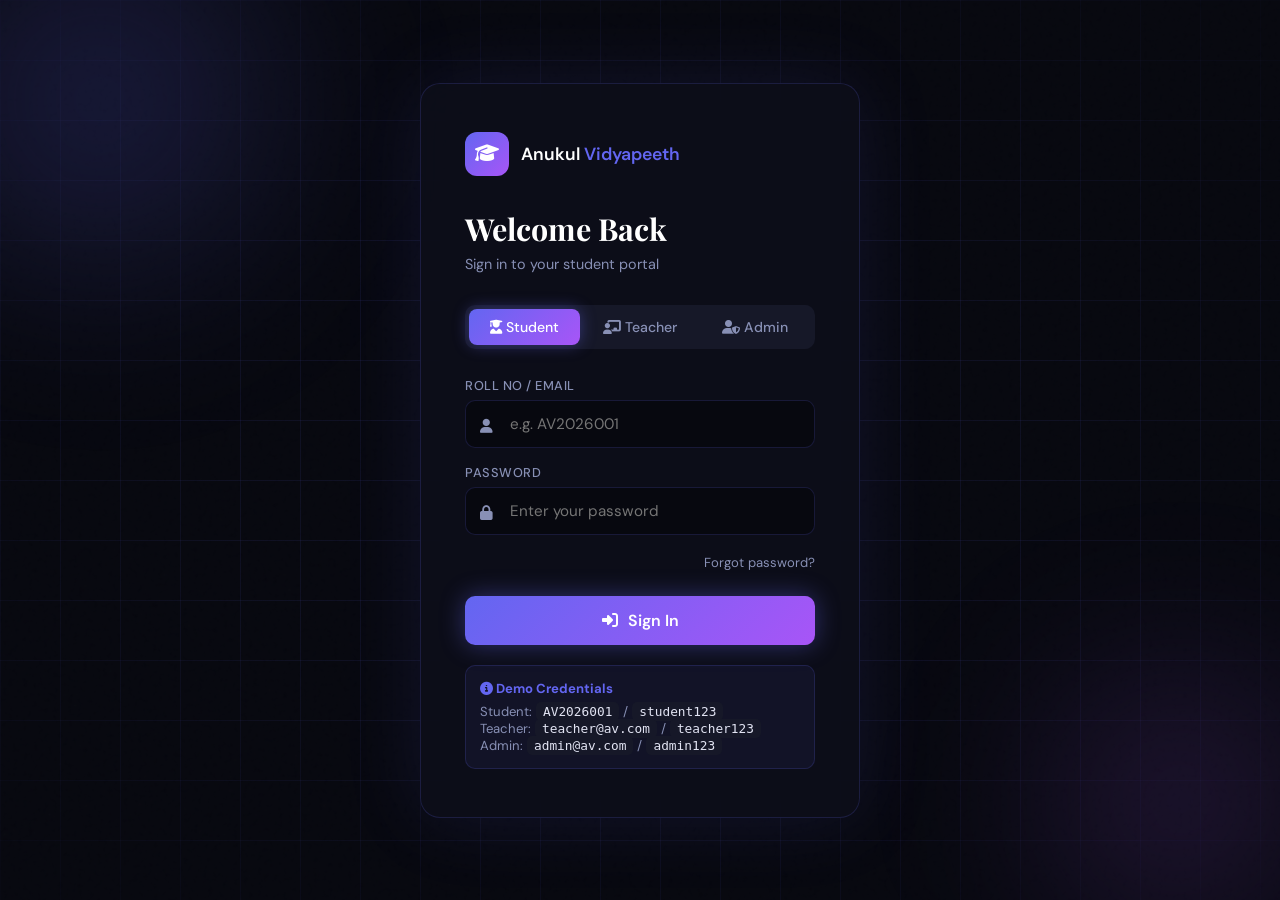
<file: dashboard.html>
<!DOCTYPE html>
<html lang="en">
<head>
<meta charset="UTF-8">
<meta name="viewport" content="width=device-width, initial-scale=1.0">
<title>Anukul Vidyapeeth – Student Portal</title>
<link href="https://fonts.googleapis.com/css2?family=Playfair+Display:wght@700&family=DM+Sans:wght@300;400;500;600&display=swap" rel="stylesheet">
<link rel="stylesheet" href="https://cdnjs.cloudflare.com/ajax/libs/font-awesome/6.4.0/css/all.min.css">
<style>
/* ── ROOT ─────────────────────────────────────────── */
*,*::before,*::after{box-sizing:border-box;margin:0;padding:0}
:root{
  --bg:#07080f;--bg2:#0e0f1a;--bg3:#12142a;
  --surface:#161828;--surface2:#1e2140;
  --border:rgba(99,102,241,0.18);
  --glow:#6366f1;--glow2:#a855f7;--glow3:#06b6d4;
  --gold:#f59e0b;--green:#22c55e;--red:#ef4444;
  --text:#e2e4f3;--muted:#8890b5;
  --font-h:'Playfair Display',serif;
  --font:'DM Sans',sans-serif;
  --r:14px;--r2:20px;
}
html{scroll-behavior:smooth}
body{font-family:var(--font);background:var(--bg);color:var(--text);min-height:100vh;overflow-x:hidden}

/* ── NOISE ───────────────────────────────────────── */
body::before{content:'';position:fixed;inset:0;pointer-events:none;z-index:0;
  background-image:url("data:image/svg+xml,%3Csvg viewBox='0 0 200 200' xmlns='http://www.w3.org/2000/svg'%3E%3Cfilter id='n'%3E%3CfeTurbulence type='fractalNoise' baseFrequency='0.9' numOctaves='4'/%3E%3C/filter%3E%3Crect width='100%25' height='100%25' filter='url(%23n)' opacity='0.03'/%3E%3C/svg%3E");
  opacity:.5}

/* ── SCREENS ─────────────────────────────────────── */
.screen{display:none;animation:fadeIn .4s ease}
.screen.active{display:block}
@keyframes fadeIn{from{opacity:0;transform:translateY(16px)}to{opacity:1;transform:none}}

/* ══════════════════════════════════════════════════
   LOGIN SCREEN
══════════════════════════════════════════════════ */
#loginScreen{
  min-height:100vh;display:flex;align-items:center;justify-content:center;
  padding:20px;position:relative;overflow:hidden;
}
.login-orb{position:absolute;border-radius:50%;filter:blur(80px);pointer-events:none}
.lo1{width:500px;height:500px;background:radial-gradient(circle,rgba(99,102,241,.25),transparent 70%);top:-150px;left:-150px}
.lo2{width:400px;height:400px;background:radial-gradient(circle,rgba(168,85,247,.2),transparent 70%);bottom:-100px;right:-100px}
.login-grid{position:absolute;inset:0;
  background-image:linear-gradient(var(--border) 1px,transparent 1px),linear-gradient(90deg,var(--border) 1px,transparent 1px);
  background-size:60px 60px;
  mask-image:radial-gradient(ellipse 80% 80% at 50% 50%,black 40%,transparent 100%);opacity:.5}

.login-box{
  position:relative;z-index:2;
  background:rgba(14,15,26,.85);
  backdrop-filter:blur(24px);
  border:1px solid var(--border);
  border-radius:var(--r2);
  padding:48px 44px;
  width:100%;max-width:440px;
  box-shadow:0 0 80px rgba(99,102,241,.12);
}
.login-logo{display:flex;align-items:center;gap:12px;margin-bottom:32px}
.login-logo-icon{width:44px;height:44px;background:linear-gradient(135deg,var(--glow),var(--glow2));border-radius:12px;display:flex;align-items:center;justify-content:center;font-size:1.2rem;color:#fff}
.login-logo span{font-size:1.1rem;font-weight:600;color:#fff}
.login-logo em{color:var(--glow);font-style:normal}

.login-box h2{font-family:var(--font-h);font-size:1.9rem;color:#fff;margin-bottom:6px}
.login-box .sub{color:var(--muted);font-size:.9rem;margin-bottom:32px}

.tab-row{display:flex;background:var(--surface);border-radius:10px;padding:4px;margin-bottom:28px;gap:4px}
.tab-btn{flex:1;padding:9px;border:none;background:transparent;color:var(--muted);font-family:var(--font);font-size:.88rem;font-weight:500;border-radius:8px;cursor:pointer;transition:all .2s}
.tab-btn.active{background:linear-gradient(135deg,var(--glow),var(--glow2));color:#fff;box-shadow:0 0 16px rgba(99,102,241,.4)}

.form-group{margin-bottom:16px;position:relative}
.form-group label{display:block;font-size:.8rem;font-weight:500;color:var(--muted);margin-bottom:6px;letter-spacing:.04em;text-transform:uppercase}
.form-group input{
  width:100%;background:var(--bg);border:1px solid var(--border);border-radius:10px;
  padding:13px 16px 13px 44px;color:var(--text);font-family:var(--font);font-size:.95rem;outline:none;
  transition:border-color .2s,box-shadow .2s;
}
.form-group input:focus{border-color:var(--glow);box-shadow:0 0 0 3px rgba(99,102,241,.12)}
.form-group .fi{position:absolute;left:15px;bottom:14px;color:var(--muted);font-size:.9rem}
.form-group input:focus + .fi, .form-group:focus-within .fi{color:var(--glow)}

.forgot{text-align:right;margin-bottom:24px}
.forgot a{font-size:.82rem;color:var(--muted);text-decoration:none;transition:color .2s}
.forgot a:hover{color:var(--glow)}

.login-btn{
  width:100%;background:linear-gradient(135deg,var(--glow),var(--glow2));
  color:#fff;padding:14px;border-radius:10px;border:none;font-family:var(--font);
  font-size:1rem;font-weight:600;cursor:pointer;
  box-shadow:0 0 24px rgba(99,102,241,.4);
  transition:all .3s;display:flex;align-items:center;justify-content:center;gap:10px;
}
.login-btn:hover{transform:translateY(-2px);box-shadow:0 0 40px rgba(99,102,241,.6)}
.login-btn:disabled{opacity:.6;cursor:not-allowed;transform:none}

.login-error{
  background:rgba(239,68,68,.1);border:1px solid rgba(239,68,68,.3);
  border-radius:8px;padding:10px 14px;font-size:.85rem;color:#ef4444;
  margin-top:16px;display:none;align-items:center;gap:8px;
}
.login-error.show{display:flex}

.demo-hint{
  margin-top:20px;background:rgba(99,102,241,.07);border:1px solid var(--border);
  border-radius:10px;padding:14px;font-size:.82rem;color:var(--muted);
}
.demo-hint strong{color:var(--glow);display:block;margin-bottom:6px}
.demo-hint code{background:var(--surface);padding:2px 7px;border-radius:5px;color:var(--text);font-size:.8rem}

/* ══════════════════════════════════════════════════
   DASHBOARD SCREEN
══════════════════════════════════════════════════ */
#dashScreen{display:none;min-height:100vh}
#dashScreen.active{display:flex}

/* Sidebar */
.sidebar{
  width:260px;flex-shrink:0;
  background:var(--bg2);border-right:1px solid var(--border);
  display:flex;flex-direction:column;
  position:fixed;top:0;left:0;bottom:0;z-index:100;
  transition:transform .3s;
}
.sb-logo{padding:24px 20px;border-bottom:1px solid var(--border);display:flex;align-items:center;gap:12px}
.sb-logo-icon{width:38px;height:38px;background:linear-gradient(135deg,var(--glow),var(--glow2));border-radius:10px;display:flex;align-items:center;justify-content:center;color:#fff;font-size:1rem}
.sb-logo span{font-size:.95rem;font-weight:600;color:#fff}
.sb-logo em{color:var(--glow);font-style:normal}

.sb-profile{padding:20px;border-bottom:1px solid var(--border);display:flex;align-items:center;gap:12px}
.sb-avatar{width:44px;height:44px;border-radius:12px;background:linear-gradient(135deg,var(--glow),var(--glow2));display:flex;align-items:center;justify-content:center;font-size:1.1rem;color:#fff;font-weight:700;flex-shrink:0}
.sb-profile-info strong{display:block;font-size:.9rem;color:#fff}
.sb-profile-info span{font-size:.78rem;color:var(--muted)}
.sb-badge{background:rgba(99,102,241,.15);border:1px solid var(--border);color:var(--glow);font-size:.7rem;padding:2px 8px;border-radius:20px;margin-top:3px;display:inline-block}

.sb-nav{flex:1;padding:16px 12px;overflow-y:auto}
.sb-section{font-size:.68rem;font-weight:600;letter-spacing:.12em;text-transform:uppercase;color:var(--muted);padding:0 8px;margin:16px 0 8px}
.sb-item{
  display:flex;align-items:center;gap:12px;padding:11px 12px;border-radius:10px;
  color:var(--muted);font-size:.88rem;font-weight:500;cursor:pointer;
  transition:all .2s;margin-bottom:3px;border:1px solid transparent;text-decoration:none;
}
.sb-item:hover{background:var(--surface);color:var(--text)}
.sb-item.active{background:rgba(99,102,241,.12);color:var(--glow);border-color:var(--border)}
.sb-item i{width:18px;text-align:center;font-size:.9rem}
.sb-item .badge-count{margin-left:auto;background:var(--glow);color:#fff;font-size:.68rem;padding:1px 7px;border-radius:20px}

.sb-bottom{padding:16px 12px;border-top:1px solid var(--border)}
.logout-btn{display:flex;align-items:center;gap:10px;width:100%;padding:10px 12px;background:transparent;border:1px solid var(--border);border-radius:10px;color:var(--muted);font-family:var(--font);font-size:.88rem;cursor:pointer;transition:all .2s}
.logout-btn:hover{background:rgba(239,68,68,.08);border-color:rgba(239,68,68,.3);color:#ef4444}

/* Main content */
.main{
  margin-left:260px;flex:1;display:flex;flex-direction:column;min-height:100vh;
}

/* Topbar */
.topbar{
  position:sticky;top:0;z-index:50;
  background:rgba(7,8,15,.8);backdrop-filter:blur(20px);
  border-bottom:1px solid var(--border);
  padding:14px 32px;
  display:flex;align-items:center;justify-content:space-between;
}
.topbar-left h1{font-size:1.1rem;font-weight:600;color:#fff}
.topbar-left p{font-size:.8rem;color:var(--muted);margin-top:2px}
.topbar-right{display:flex;align-items:center;gap:12px}
.tb-icon-btn{
  width:38px;height:38px;background:var(--surface);border:1px solid var(--border);
  border-radius:10px;color:var(--muted);font-size:.9rem;cursor:pointer;
  display:flex;align-items:center;justify-content:center;transition:all .2s;position:relative;
}
.tb-icon-btn:hover{color:var(--glow);border-color:var(--glow)}
.notif-dot{position:absolute;top:7px;right:7px;width:7px;height:7px;background:var(--red);border-radius:50%;border:2px solid var(--bg2)}
.topbar-hamburger{display:none}

/* Content area */
.content{padding:28px 32px;flex:1}

/* Page panels */
.page{display:none}
.page.active{display:block;animation:fadeIn .3s ease}

/* ── STAT CARDS ─────────────────────────────────── */
.stat-grid{display:grid;grid-template-columns:repeat(4,1fr);gap:16px;margin-bottom:28px}
.scard{
  background:var(--surface);border:1px solid var(--border);border-radius:var(--r2);
  padding:22px 20px;position:relative;overflow:hidden;transition:all .3s;cursor:default;
}
.scard:hover{border-color:var(--glow);transform:translateY(-3px);box-shadow:0 12px 40px rgba(99,102,241,.12)}
.scard::before{content:'';position:absolute;top:0;left:0;right:0;height:3px;background:var(--c,linear-gradient(90deg,var(--glow),var(--glow2)));opacity:0;transition:opacity .3s}
.scard:hover::before{opacity:1}
.scard-icon{width:44px;height:44px;border-radius:12px;background:var(--ib,rgba(99,102,241,.12));display:flex;align-items:center;justify-content:center;font-size:1.1rem;color:var(--ic,var(--glow));margin-bottom:14px;border:1px solid var(--border)}
.scard h3{font-size:1.8rem;font-weight:700;color:#fff;font-family:var(--font-h)}
.scard p{font-size:.82rem;color:var(--muted);margin-top:4px}
.scard .trend{font-size:.75rem;margin-top:8px;display:flex;align-items:center;gap:4px}
.trend.up{color:var(--green)}.trend.down{color:var(--red)}

/* ── SECTIONS ───────────────────────────────────── */
.section-hdr{display:flex;align-items:center;justify-content:space-between;margin-bottom:16px}
.section-hdr h2{font-size:1rem;font-weight:600;color:#fff}
.section-hdr a{font-size:.82rem;color:var(--glow);text-decoration:none}

/* ── TIMETABLE ───────────────────────────────────── */
.timetable{width:100%;border-collapse:collapse;font-size:.85rem}
.timetable th{background:var(--surface2);color:var(--muted);font-weight:500;padding:10px 14px;text-align:left;font-size:.78rem;text-transform:uppercase;letter-spacing:.06em}
.timetable th:first-child{border-radius:10px 0 0 10px}
.timetable th:last-child{border-radius:0 10px 10px 0}
.timetable td{padding:12px 14px;border-bottom:1px solid rgba(99,102,241,.07);color:var(--text)}
.timetable tr:last-child td{border-bottom:none}
.timetable tr:hover td{background:rgba(99,102,241,.04)}
.sub-pill{display:inline-flex;align-items:center;gap:6px;padding:4px 12px;border-radius:20px;font-size:.78rem;font-weight:500}
.sp-math{background:rgba(99,102,241,.15);color:var(--glow)}
.sp-sci{background:rgba(6,182,212,.15);color:var(--glow3)}
.sp-eng{background:rgba(168,85,247,.15);color:#c084fc}
.sp-hin{background:rgba(245,158,11,.15);color:var(--gold)}
.sp-ss{background:rgba(34,197,94,.15);color:var(--green)}
.today-row td{background:rgba(99,102,241,.05)}

/* ── PROGRESS ───────────────────────────────────── */
.progress-grid{display:grid;grid-template-columns:1fr 1fr;gap:16px;margin-bottom:28px}
.prog-card{background:var(--surface);border:1px solid var(--border);border-radius:var(--r2);padding:22px}
.prog-card h3{font-size:.88rem;font-weight:600;color:#fff;margin-bottom:16px}
.prog-item{margin-bottom:14px}
.prog-item-hdr{display:flex;justify-content:space-between;margin-bottom:6px;font-size:.82rem}
.prog-item-hdr span:first-child{color:var(--text)}
.prog-item-hdr span:last-child{color:var(--muted)}
.prog-bar-bg{height:6px;background:var(--surface2);border-radius:3px;overflow:hidden}
.prog-bar{height:100%;border-radius:3px;transition:width 1s ease}

/* ── RECENT RESULTS ─────────────────────────────── */
.results-list{display:flex;flex-direction:column;gap:10px}
.result-item{
  background:var(--surface);border:1px solid var(--border);border-radius:var(--r);
  padding:14px 18px;display:flex;align-items:center;gap:16px;transition:all .2s;
}
.result-item:hover{border-color:var(--glow)}
.ri-icon{width:40px;height:40px;border-radius:10px;display:flex;align-items:center;justify-content:center;font-size:1rem;flex-shrink:0}
.ri-info{flex:1}
.ri-info strong{display:block;font-size:.9rem;color:#fff}
.ri-info span{font-size:.78rem;color:var(--muted)}
.ri-score{text-align:right}
.ri-score .score{font-size:1.1rem;font-weight:700;font-family:var(--font-h)}
.ri-score .grade{font-size:.75rem;padding:2px 8px;border-radius:20px;margin-top:2px;display:inline-block}
.grade-a{background:rgba(34,197,94,.15);color:var(--green)}
.grade-b{background:rgba(99,102,241,.15);color:var(--glow)}
.grade-c{background:rgba(245,158,11,.15);color:var(--gold)}

/* ── NOTICES ─────────────────────────────────────── */
.notice-list{display:flex;flex-direction:column;gap:10px}
.notice-item{
  background:var(--surface);border:1px solid var(--border);border-radius:var(--r);
  padding:16px 18px;display:flex;gap:14px;align-items:flex-start;transition:all .2s;
}
.notice-item:hover{border-color:var(--glow)}
.ni-dot{width:10px;height:10px;border-radius:50%;flex-shrink:0;margin-top:5px}
.ni-info strong{display:block;font-size:.88rem;color:#fff;margin-bottom:3px}
.ni-info span{font-size:.78rem;color:var(--muted)}
.ni-date{font-size:.75rem;color:var(--muted);margin-left:auto;white-space:nowrap}

/* ── ATTENDANCE RING ────────────────────────────── */
.attend-card{background:var(--surface);border:1px solid var(--border);border-radius:var(--r2);padding:24px;display:flex;align-items:center;gap:24px}
.ring-wrap{position:relative;flex-shrink:0}
.ring-wrap svg{transform:rotate(-90deg)}
.ring-center{position:absolute;inset:0;display:flex;flex-direction:column;align-items:center;justify-content:center}
.ring-center span{font-size:1.5rem;font-weight:700;color:#fff;font-family:var(--font-h);line-height:1}
.ring-center small{font-size:.7rem;color:var(--muted)}
.attend-details{flex:1}
.attend-details h3{font-size:.9rem;font-weight:600;color:#fff;margin-bottom:12px}
.ad-row{display:flex;justify-content:space-between;font-size:.82rem;margin-bottom:8px}
.ad-row span:first-child{color:var(--muted)}
.ad-row span:last-child{color:var(--text);font-weight:500}

/* ── CALENDAR MINI ───────────────────────────────── */
.mini-cal{background:var(--surface);border:1px solid var(--border);border-radius:var(--r2);padding:22px}
.cal-hdr{display:flex;align-items:center;justify-content:space-between;margin-bottom:16px}
.cal-hdr h3{font-size:.95rem;font-weight:600;color:#fff}
.cal-nav{background:var(--surface2);border:none;color:var(--muted);width:28px;height:28px;border-radius:8px;cursor:pointer;font-size:.8rem;transition:all .2s}
.cal-nav:hover{background:var(--glow);color:#fff}
.cal-grid{display:grid;grid-template-columns:repeat(7,1fr);gap:4px;text-align:center}
.cal-day-hdr{font-size:.7rem;color:var(--muted);font-weight:600;padding:4px;text-transform:uppercase}
.cal-day{font-size:.8rem;padding:6px 4px;border-radius:7px;color:var(--muted);cursor:default;transition:all .2s;position:relative}
.cal-day:hover{background:var(--surface2);color:var(--text)}
.cal-day.today{background:linear-gradient(135deg,var(--glow),var(--glow2));color:#fff;font-weight:700}
.cal-day.has-event::after{content:'';position:absolute;bottom:2px;left:50%;transform:translateX(-50%);width:4px;height:4px;background:var(--gold);border-radius:50%}
.cal-day.holiday{color:var(--red)}
.cal-day.other-month{opacity:.3}

/* ── ASSIGNMENTS ─────────────────────────────────── */
.assign-list{display:flex;flex-direction:column;gap:10px}
.assign-item{background:var(--surface);border:1px solid var(--border);border-radius:var(--r);padding:14px 18px;display:flex;align-items:center;gap:14px;transition:all .2s}
.assign-item:hover{border-color:var(--glow)}
.ai-check{width:22px;height:22px;border-radius:6px;border:2px solid var(--border);display:flex;align-items:center;justify-content:center;font-size:.7rem;flex-shrink:0;cursor:pointer;transition:all .2s}
.ai-check.done{background:var(--green);border-color:var(--green);color:#fff}
.ai-info{flex:1}
.ai-info strong{font-size:.88rem;color:#fff;display:block}
.ai-info span{font-size:.75rem;color:var(--muted)}
.ai-due{font-size:.75rem;padding:3px 10px;border-radius:20px;flex-shrink:0}
.due-urgent{background:rgba(239,68,68,.12);color:var(--red)}
.due-soon{background:rgba(245,158,11,.12);color:var(--gold)}
.due-ok{background:rgba(34,197,94,.12);color:var(--green)}

/* ── PROFILE PAGE ────────────────────────────────── */
.profile-hero{background:var(--surface);border:1px solid var(--border);border-radius:var(--r2);padding:32px;display:flex;align-items:center;gap:28px;margin-bottom:24px}
.ph-avatar{width:80px;height:80px;border-radius:20px;background:linear-gradient(135deg,var(--glow),var(--glow2));display:flex;align-items:center;justify-content:center;font-size:2rem;color:#fff;font-weight:700;flex-shrink:0}
.ph-info h2{font-family:var(--font-h);font-size:1.6rem;color:#fff;margin-bottom:4px}
.ph-info p{color:var(--muted);font-size:.9rem;margin-bottom:10px}
.ph-tags{display:flex;gap:8px;flex-wrap:wrap}
.ph-tag{background:rgba(99,102,241,.12);border:1px solid var(--border);color:var(--text);font-size:.78rem;padding:4px 12px;border-radius:20px}

.info-grid{display:grid;grid-template-columns:1fr 1fr;gap:16px}
.info-card{background:var(--surface);border:1px solid var(--border);border-radius:var(--r2);padding:24px}
.info-card h3{font-size:.85rem;font-weight:600;color:var(--muted);text-transform:uppercase;letter-spacing:.08em;margin-bottom:18px;padding-bottom:12px;border-bottom:1px solid var(--border)}
.info-row{display:flex;justify-content:space-between;padding:8px 0;border-bottom:1px solid rgba(99,102,241,.06);font-size:.88rem}
.info-row:last-child{border-bottom:none}
.info-row span:first-child{color:var(--muted)}
.info-row span:last-child{color:var(--text);font-weight:500}

/* ── FEES PAGE ───────────────────────────────────── */
.fee-summary{display:grid;grid-template-columns:repeat(3,1fr);gap:16px;margin-bottom:24px}
.fee-card{background:var(--surface);border:1px solid var(--border);border-radius:var(--r2);padding:24px;text-align:center;transition:all .3s}
.fee-card:hover{border-color:var(--glow);transform:translateY(-3px)}
.fee-card .amount{font-family:var(--font-h);font-size:2rem;font-weight:700;margin:8px 0 4px}
.fee-card .label{font-size:.8rem;color:var(--muted)}
.fee-table{width:100%;border-collapse:collapse;font-size:.85rem}
.fee-table th{background:var(--surface2);color:var(--muted);font-weight:500;padding:10px 16px;text-align:left;font-size:.78rem;text-transform:uppercase;letter-spacing:.06em}
.fee-table th:first-child{border-radius:10px 0 0 10px}
.fee-table th:last-child{border-radius:0 10px 10px 0}
.fee-table td{padding:14px 16px;border-bottom:1px solid rgba(99,102,241,.07);color:var(--text)}
.fee-table tr:last-child td{border-bottom:none}
.status-pill{display:inline-flex;align-items:center;gap:5px;padding:4px 12px;border-radius:20px;font-size:.75rem;font-weight:500}
.sp-paid{background:rgba(34,197,94,.12);color:var(--green)}
.sp-due{background:rgba(239,68,68,.12);color:var(--red)}
.sp-upcoming{background:rgba(245,158,11,.12);color:var(--gold)}
.pay-btn{background:linear-gradient(135deg,var(--glow),var(--glow2));color:#fff;border:none;padding:7px 18px;border-radius:20px;font-family:var(--font);font-size:.8rem;font-weight:600;cursor:pointer;transition:all .2s}
.pay-btn:hover{opacity:.85;transform:scale(1.03)}

/* ── TOAST ───────────────────────────────────────── */
.toast{
  position:fixed;bottom:28px;right:28px;z-index:9999;
  background:var(--surface);border:1px solid var(--border);
  border-radius:12px;padding:14px 20px;
  display:flex;align-items:center;gap:12px;
  font-size:.88rem;color:var(--text);
  box-shadow:0 8px 40px rgba(0,0,0,.4);
  transform:translateY(100px);opacity:0;
  transition:all .4s cubic-bezier(.34,1.56,.64,1);
  max-width:320px;
}
.toast.show{transform:translateY(0);opacity:1}
.toast-icon{width:32px;height:32px;border-radius:8px;display:flex;align-items:center;justify-content:center;flex-shrink:0}

/* ── MOBILE OVERLAY ────────────────────────────── */
.sb-overlay{display:none;position:fixed;inset:0;background:rgba(0,0,0,.6);z-index:99}

/* ── RESPONSIVE ─────────────────────────────────── */
@media(max-width:900px){
  .sidebar{transform:translateX(-100%)}
  .sidebar.open{transform:translateX(0)}
  .sb-overlay.show{display:block}
  .main{margin-left:0}
  .topbar-hamburger{display:flex}
  .stat-grid{grid-template-columns:1fr 1fr}
  .progress-grid{grid-template-columns:1fr}
  .content{padding:20px 16px}
  .info-grid{grid-template-columns:1fr}
  .fee-summary{grid-template-columns:1fr}
}
@media(max-width:580px){
  .stat-grid{grid-template-columns:1fr}
  .topbar{padding:12px 16px}
}
</style>
</head>
<body>

<!-- ══ LOGIN SCREEN ══════════════════════════════════ -->
<div id="loginScreen" class="screen active">
  <div class="login-grid"></div>
  <div class="login-orb lo1"></div>
  <div class="login-orb lo2"></div>

  <div class="login-box">
    <div class="login-logo">
      <div class="login-logo-icon"><i class="fa-solid fa-graduation-cap"></i></div>
      <span>Anukul <em>Vidyapeeth</em></span>
    </div>
    <h2>Welcome Back</h2>
    <p class="sub">Sign in to your student portal</p>

    <div class="tab-row">
      <button class="tab-btn active" onclick="setRole('student',this)"><i class="fa-solid fa-user-graduate"></i> Student</button>
      <button class="tab-btn" onclick="setRole('teacher',this)"><i class="fa-solid fa-chalkboard-user"></i> Teacher</button>
      <button class="tab-btn" onclick="setRole('admin',this)"><i class="fa-solid fa-user-shield"></i> Admin</button>
    </div>

    <div class="form-group">
      <label>Roll No / Email</label>
      <input type="text" id="loginId" placeholder="e.g. AV2026001" autocomplete="username">
      <i class="fa-solid fa-user fi"></i>
    </div>
    <div class="form-group">
      <label>Password</label>
      <input type="password" id="loginPass" placeholder="Enter your password" autocomplete="current-password">
      <i class="fa-solid fa-lock fi"></i>
    </div>
    <div class="forgot"><a href="#">Forgot password?</a></div>

    <button class="login-btn" onclick="doLogin()" id="loginBtn">
      <i class="fa-solid fa-right-to-bracket"></i> Sign In
    </button>

    <div class="login-error" id="loginError">
      <i class="fa-solid fa-circle-exclamation"></i>
      <span id="loginErrorMsg">Invalid credentials. Please try again.</span>
    </div>

    <div class="demo-hint">
      <strong><i class="fa-solid fa-circle-info"></i> Demo Credentials</strong>
      Student: <code>AV2026001</code> / <code>student123</code><br>
      Teacher: <code>teacher@av.com</code> / <code>teacher123</code><br>
      Admin: <code>admin@av.com</code> / <code>admin123</code>
    </div>
  </div>
</div>

<!-- ══ DASHBOARD SCREEN ══════════════════════════════ -->
<div id="dashScreen" class="screen">

  <!-- Sidebar overlay -->
  <div class="sb-overlay" id="sbOverlay" onclick="closeSidebar()"></div>

  <!-- Sidebar -->
  <aside class="sidebar" id="sidebar">
    <div class="sb-logo">
      <div class="sb-logo-icon"><i class="fa-solid fa-graduation-cap"></i></div>
      <span>Anukul <em>Vidyapeeth</em></span>
    </div>

    <div class="sb-profile">
      <div class="sb-avatar" id="sbAvatar">R</div>
      <div class="sb-profile-info">
        <strong id="sbName">Riya Patel</strong>
        <span id="sbRoll">AV2026001</span>
        <div class="sb-badge" id="sbBadge">Class 8 · CBSE</div>
      </div>
    </div>

    <nav class="sb-nav">
      <div class="sb-section">Main</div>
      <a class="sb-item active" onclick="showPage('home',this)"><i class="fa-solid fa-house"></i> Dashboard</a>
      <a class="sb-item" onclick="showPage('timetable',this)"><i class="fa-solid fa-calendar-days"></i> Timetable</a>
      <a class="sb-item" onclick="showPage('results',this)"><i class="fa-solid fa-chart-bar"></i> My Results</a>
      <a class="sb-item" onclick="showPage('assignments',this)"><i class="fa-solid fa-clipboard-list"></i> Assignments <span class="badge-count">3</span></a>
      <a class="sb-item" onclick="showPage('attendance',this)"><i class="fa-solid fa-user-check"></i> Attendance</a>

      <div class="sb-section">Resources</div>
      <a class="sb-item" onclick="showPage('notes',this)"><i class="fa-solid fa-book-open"></i> Study Notes</a>
      <a class="sb-item" onclick="showPage('fees',this)"><i class="fa-solid fa-indian-rupee-sign"></i> Fee Records</a>
      <a class="sb-item" onclick="showPage('notices',this)"><i class="fa-solid fa-bell"></i> Notices <span class="badge-count">2</span></a>

      <div class="sb-section">Account</div>
      <a class="sb-item" onclick="showPage('profile',this)"><i class="fa-solid fa-user-circle"></i> My Profile</a>
    </nav>

    <div class="sb-bottom">
      <button class="logout-btn" onclick="doLogout()"><i class="fa-solid fa-right-from-bracket"></i> Sign Out</button>
    </div>
  </aside>

  <!-- Main -->
  <div class="main">
    <!-- Topbar -->
    <div class="topbar">
      <div class="topbar-left">
        <h1 id="pageTitle">Dashboard</h1>
        <p id="pageDate">Saturday, 21 March 2026</p>
      </div>
      <div class="topbar-right">
        <button class="tb-icon-btn topbar-hamburger" onclick="openSidebar()"><i class="fa-solid fa-bars"></i></button>
        <button class="tb-icon-btn" onclick="showPage('notices',document.querySelector('[onclick*=notices]'))">
          <i class="fa-solid fa-bell"></i>
          <span class="notif-dot"></span>
        </button>
        <button class="tb-icon-btn" onclick="showPage('profile',document.querySelector('[onclick*=profile]'))"><i class="fa-solid fa-user"></i></button>
      </div>
    </div>

    <!-- Content -->
    <div class="content">

      <!-- ── HOME PAGE ─────────────────────────────── -->
      <div class="page active" id="page-home">

        <div class="stat-grid">
          <div class="scard" style="--c:linear-gradient(90deg,#6366f1,#a855f7);--ib:rgba(99,102,241,.12);--ic:var(--glow)">
            <div class="scard-icon"><i class="fa-solid fa-percent"></i></div>
            <h3>86%</h3><p>Overall Score</p>
            <div class="trend up"><i class="fa-solid fa-arrow-up"></i> +4% this month</div>
          </div>
          <div class="scard" style="--c:linear-gradient(90deg,#22c55e,#16a34a);--ib:rgba(34,197,94,.12);--ic:var(--green)">
            <div class="scard-icon"><i class="fa-solid fa-user-check"></i></div>
            <h3>92%</h3><p>Attendance</p>
            <div class="trend up"><i class="fa-solid fa-arrow-up"></i> Good standing</div>
          </div>
          <div class="scard" style="--c:linear-gradient(90deg,#f59e0b,#d97706);--ib:rgba(245,158,11,.12);--ic:var(--gold)">
            <div class="scard-icon"><i class="fa-solid fa-clipboard-list"></i></div>
            <h3>3</h3><p>Pending Tasks</p>
            <div class="trend down"><i class="fa-solid fa-clock"></i> Due this week</div>
          </div>
          <div class="scard" style="--c:linear-gradient(90deg,#06b6d4,#0891b2);--ib:rgba(6,182,212,.12);--ic:var(--glow3)">
            <div class="scard-icon"><i class="fa-solid fa-star"></i></div>
            <h3>A</h3><p>Current Grade</p>
            <div class="trend up"><i class="fa-solid fa-arrow-up"></i> Top 10% of class</div>
          </div>
        </div>

        <div style="display:grid;grid-template-columns:1fr 1fr;gap:20px;margin-bottom:24px">
          <!-- Attendance ring -->
          <div class="attend-card">
            <div class="ring-wrap">
              <svg width="110" height="110" viewBox="0 0 110 110">
                <circle cx="55" cy="55" r="46" fill="none" stroke="rgba(99,102,241,.12)" stroke-width="10"/>
                <circle cx="55" cy="55" r="46" fill="none" stroke="url(#rg)" stroke-width="10"
                  stroke-dasharray="289" stroke-dashoffset="23" stroke-linecap="round"/>
                <defs><linearGradient id="rg" x1="0%" y1="0%" x2="100%" y2="0%">
                  <stop offset="0%" stop-color="#6366f1"/><stop offset="100%" stop-color="#a855f7"/>
                </linearGradient></defs>
              </svg>
              <div class="ring-center"><span>92%</span><small>Present</small></div>
            </div>
            <div class="attend-details">
              <h3>Attendance — March 2026</h3>
              <div class="ad-row"><span>Total Classes</span><span>25</span></div>
              <div class="ad-row"><span>Present</span><span style="color:var(--green)">23</span></div>
              <div class="ad-row"><span>Absent</span><span style="color:var(--red)">2</span></div>
              <div class="ad-row"><span>Status</span><span style="color:var(--green)">✓ Regular</span></div>
            </div>
          </div>

          <!-- Mini calendar -->
          <div class="mini-cal" id="miniCalendar"></div>
        </div>

        <div style="display:grid;grid-template-columns:1fr 1fr;gap:20px;margin-bottom:24px">
          <!-- Recent results -->
          <div>
            <div class="section-hdr"><h2>Recent Results</h2><a onclick="showPage('results',document.querySelector('[onclick*=results]'))">View all →</a></div>
            <div class="results-list">
              <div class="result-item">
                <div class="ri-icon" style="background:rgba(99,102,241,.12);color:var(--glow)"><i class="fa-solid fa-square-root-variable"></i></div>
                <div class="ri-info"><strong>Mathematics</strong><span>Unit Test 3 · Mar 15</span></div>
                <div class="ri-score"><div class="score" style="color:var(--green)">47/50</div><div class="grade grade-a">A+</div></div>
              </div>
              <div class="result-item">
                <div class="ri-icon" style="background:rgba(6,182,212,.12);color:var(--glow3)"><i class="fa-solid fa-flask"></i></div>
                <div class="ri-info"><strong>Science</strong><span>Monthly Test · Mar 10</span></div>
                <div class="ri-score"><div class="score" style="color:var(--glow)">41/50</div><div class="grade grade-b">A</div></div>
              </div>
              <div class="result-item">
                <div class="ri-icon" style="background:rgba(168,85,247,.12);color:#c084fc"><i class="fa-solid fa-book"></i></div>
                <div class="ri-info"><strong>English</strong><span>Unit Test 3 · Mar 8</span></div>
                <div class="ri-score"><div class="score" style="color:var(--gold)">38/50</div><div class="grade grade-b">B+</div></div>
              </div>
            </div>
          </div>

          <!-- Pending assignments -->
          <div>
            <div class="section-hdr"><h2>Pending Assignments</h2><a onclick="showPage('assignments',document.querySelector('[onclick*=assignments]'))">View all →</a></div>
            <div class="assign-list">
              <div class="assign-item">
                <div class="ai-check" onclick="toggleAssign(this)"><i class="fa-solid fa-check" style="display:none"></i></div>
                <div class="ai-info"><strong>Algebra — Chapter 5 Exercise</strong><span>Mathematics · Given: Mar 18</span></div>
                <div class="ai-due due-urgent">Tomorrow</div>
              </div>
              <div class="assign-item">
                <div class="ai-check" onclick="toggleAssign(this)"></div>
                <div class="ai-info"><strong>Essay: My Role Model</strong><span>English · Given: Mar 19</span></div>
                <div class="ai-due due-soon">Mar 24</div>
              </div>
              <div class="assign-item">
                <div class="ai-check" onclick="toggleAssign(this)"></div>
                <div class="ai-info"><strong>Diagram: Human Digestive System</strong><span>Science · Given: Mar 20</span></div>
                <div class="ai-due due-ok">Mar 28</div>
              </div>
            </div>
          </div>
        </div>

        <!-- Notices -->
        <div class="section-hdr"><h2>Latest Notices</h2><a onclick="showPage('notices',document.querySelector('[onclick*=notices]'))">View all →</a></div>
        <div class="notice-list">
          <div class="notice-item">
            <div class="ni-dot" style="background:var(--red)"></div>
            <div class="ni-info"><strong>Half-Yearly Exam Schedule Released</strong><span>Exams begin April 7. Download the detailed schedule from the Notices section.</span></div>
            <div class="ni-date">Mar 20</div>
          </div>
          <div class="notice-item">
            <div class="ni-dot" style="background:var(--gold)"></div>
            <div class="ni-info"><strong>Holiday on March 25 — Holi</strong><span>No classes on March 25. Classes resume March 26 as scheduled.</span></div>
            <div class="ni-date">Mar 19</div>
          </div>
        </div>
      </div>

      <!-- ── TIMETABLE PAGE ─────────────────────── -->
      <div class="page" id="page-timetable">
        <div style="background:var(--surface);border:1px solid var(--border);border-radius:var(--r2);overflow:hidden">
          <div style="padding:20px 24px;border-bottom:1px solid var(--border);display:flex;align-items:center;justify-content:space-between">
            <div><h2 style="font-size:1rem;font-weight:600;color:#fff">Weekly Timetable</h2><p style="font-size:.8rem;color:var(--muted);margin-top:3px">Class 8 — CBSE · Batch Morning</p></div>
            <div class="sb-badge">2025–26 Session</div>
          </div>
          <div style="overflow-x:auto;padding:16px">
          <table class="timetable">
            <thead><tr>
              <th>Day</th><th>8:00–9:00</th><th>9:00–10:00</th><th>10:00–11:00</th><th>11:30–12:30</th><th>12:30–1:30</th>
            </tr></thead>
            <tbody>
              <tr class="today-row">
                <td><strong style="color:var(--glow)">Monday ★</strong></td>
                <td><span class="sub-pill sp-math"><i class="fa-solid fa-square-root-variable"></i> Math</span></td>
                <td><span class="sub-pill sp-sci"><i class="fa-solid fa-flask"></i> Science</span></td>
                <td><span class="sub-pill sp-eng"><i class="fa-solid fa-book"></i> English</span></td>
                <td><span class="sub-pill sp-hin"><i class="fa-solid fa-language"></i> Hindi</span></td>
                <td><span class="sub-pill sp-ss"><i class="fa-solid fa-globe"></i> Soc. Sci.</span></td>
              </tr>
              <tr>
                <td>Tuesday</td>
                <td><span class="sub-pill sp-sci">Science</span></td>
                <td><span class="sub-pill sp-math">Math</span></td>
                <td><span class="sub-pill sp-ss">Soc. Sci.</span></td>
                <td><span class="sub-pill sp-eng">English</span></td>
                <td><span class="sub-pill sp-hin">Hindi</span></td>
              </tr>
              <tr>
                <td>Wednesday</td>
                <td><span class="sub-pill sp-eng">English</span></td>
                <td><span class="sub-pill sp-hin">Hindi</span></td>
                <td><span class="sub-pill sp-math">Math</span></td>
                <td><span class="sub-pill sp-sci">Science</span></td>
                <td><span class="sub-pill sp-ss">Soc. Sci.</span></td>
              </tr>
              <tr>
                <td>Thursday</td>
                <td><span class="sub-pill sp-math">Math</span></td>
                <td><span class="sub-pill sp-ss">Soc. Sci.</span></td>
                <td><span class="sub-pill sp-sci">Science</span></td>
                <td><span class="sub-pill sp-math">Math</span></td>
                <td><span class="sub-pill sp-eng">English</span></td>
              </tr>
              <tr>
                <td>Friday</td>
                <td><span class="sub-pill sp-hin">Hindi</span></td>
                <td><span class="sub-pill sp-eng">English</span></td>
                <td><span class="sub-pill sp-math">Math</span></td>
                <td><span class="sub-pill sp-sci">Science</span></td>
                <td>📝 Revision</td>
              </tr>
              <tr>
                <td>Saturday</td>
                <td><span class="sub-pill sp-math">Math</span></td>
                <td><span class="sub-pill sp-sci">Science</span></td>
                <td colspan="3" style="color:var(--muted);font-size:.82rem">Weekly Test / Doubt Session</td>
              </tr>
            </tbody>
          </table>
          </div>
        </div>
      </div>

      <!-- ── RESULTS PAGE ───────────────────────── -->
      <div class="page" id="page-results">
        <div class="progress-grid" style="margin-bottom:24px">
          <div class="prog-card">
            <h3>Subject-wise Performance</h3>
            <div class="prog-item"><div class="prog-item-hdr"><span>Mathematics</span><span>94%</span></div><div class="prog-bar-bg"><div class="prog-bar" style="width:94%;background:linear-gradient(90deg,var(--glow),var(--glow2))"></div></div></div>
            <div class="prog-item"><div class="prog-item-hdr"><span>Science</span><span>82%</span></div><div class="prog-bar-bg"><div class="prog-bar" style="width:82%;background:linear-gradient(90deg,var(--glow3),#0891b2)"></div></div></div>
            <div class="prog-item"><div class="prog-item-hdr"><span>English</span><span>76%</span></div><div class="prog-bar-bg"><div class="prog-bar" style="width:76%;background:linear-gradient(90deg,#c084fc,var(--glow2))"></div></div></div>
            <div class="prog-item"><div class="prog-item-hdr"><span>Hindi</span><span>88%</span></div><div class="prog-bar-bg"><div class="prog-bar" style="width:88%;background:linear-gradient(90deg,var(--gold),#d97706)"></div></div></div>
            <div class="prog-item"><div class="prog-item-hdr"><span>Social Science</span><span>80%</span></div><div class="prog-bar-bg"><div class="prog-bar" style="width:80%;background:linear-gradient(90deg,var(--green),#16a34a)"></div></div></div>
          </div>
          <div class="prog-card">
            <h3>Monthly Trend</h3>
            <canvas id="trendChart" height="180"></canvas>
          </div>
        </div>
        <div class="section-hdr"><h2>All Test Results</h2></div>
        <div class="results-list">
          <div class="result-item"><div class="ri-icon" style="background:rgba(99,102,241,.12);color:var(--glow)"><i class="fa-solid fa-square-root-variable"></i></div><div class="ri-info"><strong>Mathematics — Unit Test 3</strong><span>Mar 15, 2026</span></div><div class="ri-score"><div class="score" style="color:var(--green)">47/50</div><div class="grade grade-a">A+</div></div></div>
          <div class="result-item"><div class="ri-icon" style="background:rgba(6,182,212,.12);color:var(--glow3)"><i class="fa-solid fa-flask"></i></div><div class="ri-info"><strong>Science — Monthly Test</strong><span>Mar 10, 2026</span></div><div class="ri-score"><div class="score" style="color:var(--glow)">41/50</div><div class="grade grade-b">A</div></div></div>
          <div class="result-item"><div class="ri-icon" style="background:rgba(168,85,247,.12);color:#c084fc"><i class="fa-solid fa-book"></i></div><div class="ri-info"><strong>English — Unit Test 3</strong><span>Mar 8, 2026</span></div><div class="ri-score"><div class="score" style="color:var(--gold)">38/50</div><div class="grade grade-b">B+</div></div></div>
          <div class="result-item"><div class="ri-icon" style="background:rgba(245,158,11,.12);color:var(--gold)"><i class="fa-solid fa-language"></i></div><div class="ri-info"><strong>Hindi — Unit Test 3</strong><span>Mar 5, 2026</span></div><div class="ri-score"><div class="score" style="color:var(--green)">44/50</div><div class="grade grade-a">A+</div></div></div>
          <div class="result-item"><div class="ri-icon" style="background:rgba(34,197,94,.12);color:var(--green)"><i class="fa-solid fa-globe"></i></div><div class="ri-info"><strong>Social Science — Monthly</strong><span>Feb 28, 2026</span></div><div class="ri-score"><div class="score" style="color:var(--glow)">40/50</div><div class="grade grade-b">A</div></div></div>
        </div>
      </div>

      <!-- ── ASSIGNMENTS PAGE ───────────────────── -->
      <div class="page" id="page-assignments">
        <div class="section-hdr"><h2>All Assignments</h2></div>
        <div class="assign-list" style="gap:12px">
          <div class="assign-item"><div class="ai-check" onclick="toggleAssign(this)"></div><div class="ai-info"><strong>Algebra — Chapter 5 Exercise</strong><span>Mathematics · Sir Abhinas · Given: Mar 18</span></div><div class="ai-due due-urgent">Tomorrow</div></div>
          <div class="assign-item"><div class="ai-check" onclick="toggleAssign(this)"></div><div class="ai-info"><strong>Essay: My Role Model (300 words)</strong><span>English · Ma'am Priya · Given: Mar 19</span></div><div class="ai-due due-soon">Mar 24</div></div>
          <div class="assign-item"><div class="ai-check" onclick="toggleAssign(this)"></div><div class="ai-info"><strong>Diagram: Human Digestive System</strong><span>Science · Sir Ranjit · Given: Mar 20</span></div><div class="ai-due due-ok">Mar 28</div></div>
          <div class="assign-item"><div class="ai-check done" onclick="toggleAssign(this)"><i class="fa-solid fa-check"></i></div><div class="ai-info" style="opacity:.6"><strong style="text-decoration:line-through">Map Work: Indian Rivers</strong><span>Social Science · Completed</span></div><div class="ai-due due-ok">Done ✓</div></div>
          <div class="assign-item"><div class="ai-check done" onclick="toggleAssign(this)"><i class="fa-solid fa-check"></i></div><div class="ai-info" style="opacity:.6"><strong style="text-decoration:line-through">Grammar Worksheet — Tenses</strong><span>English · Completed</span></div><div class="ai-due due-ok">Done ✓</div></div>
        </div>
      </div>

      <!-- ── ATTENDANCE PAGE ────────────────────── -->
      <div class="page" id="page-attendance">
        <div style="display:grid;grid-template-columns:1fr 1fr;gap:20px;margin-bottom:24px">
          <div class="attend-card" style="flex-direction:column;align-items:flex-start;gap:16px">
            <h3 style="font-size:1rem;font-weight:600;color:#fff">Monthly Summary</h3>
            <div style="display:flex;align-items:center;gap:24px;width:100%">
              <div class="ring-wrap">
                <svg width="110" height="110" viewBox="0 0 110 110"><circle cx="55" cy="55" r="46" fill="none" stroke="rgba(99,102,241,.12)" stroke-width="10"/><circle cx="55" cy="55" r="46" fill="none" stroke="url(#rg2)" stroke-width="10" stroke-dasharray="289" stroke-dashoffset="23" stroke-linecap="round"/><defs><linearGradient id="rg2" x1="0%" y1="0%" x2="100%" y2="0%"><stop offset="0%" stop-color="#6366f1"/><stop offset="100%" stop-color="#22c55e"/></linearGradient></defs></svg>
                <div class="ring-center"><span>92%</span><small>Present</small></div>
              </div>
              <div style="flex:1">
                <div class="ad-row"><span>Total Classes</span><span>25</span></div>
                <div class="ad-row"><span>Present</span><span style="color:var(--green)">23</span></div>
                <div class="ad-row"><span>Absent</span><span style="color:var(--red)">2</span></div>
                <div class="ad-row"><span>Late</span><span style="color:var(--gold)">1</span></div>
              </div>
            </div>
          </div>
          <div class="prog-card">
            <h3>Subject Attendance</h3>
            <div class="prog-item"><div class="prog-item-hdr"><span>Mathematics</span><span>96%</span></div><div class="prog-bar-bg"><div class="prog-bar" style="width:96%;background:linear-gradient(90deg,var(--glow),var(--glow2))"></div></div></div>
            <div class="prog-item"><div class="prog-item-hdr"><span>Science</span><span>92%</span></div><div class="prog-bar-bg"><div class="prog-bar" style="width:92%;background:linear-gradient(90deg,var(--glow3),#0891b2)"></div></div></div>
            <div class="prog-item"><div class="prog-item-hdr"><span>English</span><span>88%</span></div><div class="prog-bar-bg"><div class="prog-bar" style="width:88%;background:linear-gradient(90deg,#c084fc,var(--glow2))"></div></div></div>
            <div class="prog-item"><div class="prog-item-hdr"><span>Hindi</span><span>84%</span></div><div class="prog-bar-bg"><div class="prog-bar" style="width:84%;background:linear-gradient(90deg,var(--gold),#d97706)"></div></div></div>
          </div>
        </div>
      </div>

      <!-- ── NOTES PAGE ─────────────────────────── -->
      <div class="page" id="page-notes">
        <div class="section-hdr"><h2>Study Notes & Materials</h2></div>
        <div style="display:grid;grid-template-columns:repeat(3,1fr);gap:16px">
          ${['Mathematics Ch. 5 — Algebraic Expressions','Science Ch. 7 — Conservation','English Grammar — Tenses Worksheet','Hindi Ch. 4 — Poem Notes','Soc. Sci. — French Revolution Summary','Math Formula Sheet — Quick Ref'].map((n,i)=>{
            const icons=['fa-square-root-variable','fa-flask','fa-book','fa-language','fa-globe','fa-calculator'];
            const cols=['var(--glow)','var(--glow3)','#c084fc','var(--gold)','var(--green)','var(--glow)'];
            const bgs=['rgba(99,102,241,.12)','rgba(6,182,212,.12)','rgba(168,85,247,.12)','rgba(245,158,11,.12)','rgba(34,197,94,.12)','rgba(99,102,241,.12)'];
            return `<div class="scard" style="--ic:${cols[i]};--ib:${bgs[i]}">
              <div class="scard-icon"><i class="fa-solid ${icons[i]}"></i></div>
              <div style="font-size:.88rem;font-weight:600;color:#fff;margin-bottom:6px">${n}</div>
              <div style="font-size:.78rem;color:var(--muted);margin-bottom:14px">PDF · Uploaded Mar ${10+i}</div>
              <button onclick="showToast('📄 Opening note...','var(--glow)')" style="background:rgba(99,102,241,.12);border:1px solid var(--border);color:var(--glow);padding:7px 16px;border-radius:20px;font-size:.78rem;cursor:pointer;font-family:var(--font)"><i class="fa-solid fa-download"></i> Download</button>
            </div>`;
          }).join('')}
        </div>
      </div>

      <!-- ── FEES PAGE ──────────────────────────── -->
      <div class="page" id="page-fees">
        <div class="fee-summary">
          <div class="fee-card"><div class="label">Total Annual Fee</div><div class="amount" style="color:#fff">₹18,000</div><div style="font-size:.78rem;color:var(--muted)">2025–26 Session</div></div>
          <div class="fee-card"><div class="label">Amount Paid</div><div class="amount" style="color:var(--green)">₹12,000</div><div style="font-size:.78rem;color:var(--green)">✓ 2 installments paid</div></div>
          <div class="fee-card" style="border-color:rgba(239,68,68,.3)"><div class="label">Amount Due</div><div class="amount" style="color:var(--red)">₹6,000</div><div style="font-size:.78rem;color:var(--red)">Due: April 1, 2026</div></div>
        </div>
        <div style="background:var(--surface);border:1px solid var(--border);border-radius:var(--r2);overflow:hidden">
          <div style="padding:18px 24px;border-bottom:1px solid var(--border)"><h2 style="font-size:1rem;font-weight:600;color:#fff">Fee History</h2></div>
          <div style="overflow-x:auto;padding:12px">
          <table class="fee-table">
            <thead><tr><th>Installment</th><th>Amount</th><th>Due Date</th><th>Paid Date</th><th>Status</th><th>Action</th></tr></thead>
            <tbody>
              <tr><td>1st Installment</td><td>₹6,000</td><td>Jul 1, 2025</td><td>Jun 28, 2025</td><td><span class="status-pill sp-paid"><i class="fa-solid fa-check-circle"></i> Paid</span></td><td><button class="pay-btn" onclick="showToast('📄 Receipt downloaded!','var(--green)')">Receipt</button></td></tr>
              <tr><td>2nd Installment</td><td>₹6,000</td><td>Nov 1, 2025</td><td>Oct 30, 2025</td><td><span class="status-pill sp-paid"><i class="fa-solid fa-check-circle"></i> Paid</span></td><td><button class="pay-btn" onclick="showToast('📄 Receipt downloaded!','var(--green)')">Receipt</button></td></tr>
              <tr><td>3rd Installment</td><td>₹6,000</td><td>Apr 1, 2026</td><td>—</td><td><span class="status-pill sp-due"><i class="fa-solid fa-clock"></i> Due</span></td><td><button class="pay-btn" onclick="showToast('📲 Opening payment gateway...','var(--glow)')"><i class="fa-solid fa-indian-rupee-sign"></i> Pay Now</button></td></tr>
            </tbody>
          </table>
          </div>
        </div>
      </div>

      <!-- ── NOTICES PAGE ───────────────────────── -->
      <div class="page" id="page-notices">
        <div class="notice-list" style="gap:12px">
          <div class="notice-item"><div class="ni-dot" style="background:var(--red)"></div><div class="ni-info"><strong>Half-Yearly Exam Schedule Released</strong><span>Exams begin April 7. Mathematics on April 7, Science April 9, English April 11, Hindi April 13, Social Science April 15. Revision classes will be conducted on April 4–6.</span></div><div class="ni-date">Mar 20</div></div>
          <div class="notice-item"><div class="ni-dot" style="background:var(--gold)"></div><div class="ni-info"><strong>Holiday on March 25 — Holi</strong><span>No classes on March 25. Classes resume March 26 as per the regular schedule.</span></div><div class="ni-date">Mar 19</div></div>
          <div class="notice-item"><div class="ni-dot" style="background:var(--glow)"></div><div class="ni-info"><strong>New Branch Opening — Patia</strong><span>We are excited to announce the opening of our 3rd branch at Patia, Bhubaneswar. Admissions now open.</span></div><div class="ni-date">Mar 15</div></div>
          <div class="notice-item"><div class="ni-dot" style="background:var(--green)"></div><div class="ni-info"><strong>Fee Reminder — 3rd Installment Due</strong><span>The 3rd installment of ₹6,000 is due by April 1, 2026. Please pay via UPI or visit the branch.</span></div><div class="ni-date">Mar 10</div></div>
        </div>
      </div>

      <!-- ── PROFILE PAGE ───────────────────────── -->
      <div class="page" id="page-profile">
        <div class="profile-hero">
          <div class="ph-avatar" id="phAvatar">R</div>
          <div class="ph-info">
            <h2 id="phName">Riya Patel</h2>
            <p id="phSub">Class 8 · CBSE Board · Morning Batch</p>
            <div class="ph-tags">
              <span class="ph-tag"><i class="fa-solid fa-id-card"></i> AV2026001</span>
              <span class="ph-tag"><i class="fa-solid fa-star"></i> A Grade</span>
              <span class="ph-tag"><i class="fa-solid fa-user-check"></i> 92% Attendance</span>
              <span class="ph-tag" style="background:rgba(34,197,94,.1);border-color:rgba(34,197,94,.2);color:var(--green)"><i class="fa-solid fa-circle"></i> Active</span>
            </div>
          </div>
        </div>
        <div class="info-grid">
          <div class="info-card">
            <h3>Personal Information</h3>
            <div class="info-row"><span>Full Name</span><span id="infoName">Riya Patel</span></div>
            <div class="info-row"><span>Roll Number</span><span>AV2026001</span></div>
            <div class="info-row"><span>Date of Birth</span><span>12 Aug 2012</span></div>
            <div class="info-row"><span>Gender</span><span>Female</span></div>
            <div class="info-row"><span>Blood Group</span><span>O+</span></div>
          </div>
          <div class="info-card">
            <h3>Academic Information</h3>
            <div class="info-row"><span>Class</span><span>8th Standard</span></div>
            <div class="info-row"><span>Board</span><span>CBSE</span></div>
            <div class="info-row"><span>Batch</span><span>Morning (7 AM – 1 PM)</span></div>
            <div class="info-row"><span>Session</span><span>2025–26</span></div>
            <div class="info-row"><span>Branch</span><span>Main Branch</span></div>
          </div>
          <div class="info-card">
            <h3>Contact Information</h3>
            <div class="info-row"><span>Parent Name</span><span>Suresh Patel</span></div>
            <div class="info-row"><span>Mobile</span><span>9876543210</span></div>
            <div class="info-row"><span>Email</span><span>suresh@email.com</span></div>
            <div class="info-row"><span>Address</span><span>Patia, Bhubaneswar</span></div>
          </div>
          <div class="info-card">
            <h3>Performance Overview</h3>
            <div class="info-row"><span>Overall Score</span><span style="color:var(--green)">86%</span></div>
            <div class="info-row"><span>Best Subject</span><span>Mathematics (94%)</span></div>
            <div class="info-row"><span>Tests Taken</span><span>15</span></div>
            <div class="info-row"><span>Rank in Class</span><span style="color:var(--gold)">🥇 3rd</span></div>
          </div>
        </div>
      </div>

    </div><!-- /content -->
  </div><!-- /main -->
</div><!-- /dashScreen -->

<!-- Toast -->
<div class="toast" id="toast">
  <div class="toast-icon" id="toastIcon"></div>
  <span id="toastMsg"></span>
</div>

<script>
/* ─── AUTH DATA ─────────────────────────────────────── */
const USERS = {
  'AV2026001': { pass:'student123', role:'student', name:'Riya Patel', roll:'AV2026001', badge:'Class 8 · CBSE' },
  'teacher@av.com': { pass:'teacher123', role:'teacher', name:'Abhinas Dash', roll:'Teacher', badge:'Faculty · Math' },
  'admin@av.com': { pass:'admin123', role:'admin', name:'Admin', roll:'Administrator', badge:'System Admin' },
};

let currentRole = 'student';

function setRole(role, btn) {
  currentRole = role;
  document.querySelectorAll('.tab-btn').forEach(b => b.classList.remove('active'));
  btn.classList.add('active');
}

/* ─── LOGIN ─────────────────────────────────────────── */
function doLogin() {
  const id = document.getElementById('loginId').value.trim();
  const pass = document.getElementById('loginPass').value;
  const btn = document.getElementById('loginBtn');
  const err = document.getElementById('loginError');

  err.classList.remove('show');
  btn.disabled = true;
  btn.innerHTML = '<i class="fa-solid fa-spinner fa-spin"></i> Signing in...';

  setTimeout(() => {
    const user = USERS[id];
    if (user && user.pass === pass) {
      document.getElementById('sbName').textContent = user.name;
      document.getElementById('sbRoll').textContent = user.roll;
      document.getElementById('sbBadge').textContent = user.badge;
      document.getElementById('sbAvatar').textContent = user.name[0];
      document.getElementById('phAvatar').textContent = user.name[0];
      document.getElementById('phName').textContent = user.name;
      document.getElementById('infoName').textContent = user.name;
      document.getElementById('phSub').textContent = user.badge;

      document.getElementById('loginScreen').classList.remove('active');
      document.getElementById('dashScreen').classList.add('active');
      buildCalendar();
      animateBars();
      showToast('👋 Welcome back, ' + user.name + '!', 'var(--glow)');
    } else {
      err.classList.add('show');
      btn.disabled = false;
      btn.innerHTML = '<i class="fa-solid fa-right-to-bracket"></i> Sign In';
    }
  }, 900);
}

document.addEventListener('keydown', e => {
  if (e.key === 'Enter' && document.getElementById('loginScreen').classList.contains('active')) doLogin();
});

function doLogout() {
  document.getElementById('dashScreen').classList.remove('active');
  document.getElementById('loginScreen').classList.add('active');
  document.getElementById('loginId').value = '';
  document.getElementById('loginPass').value = '';
  document.getElementById('loginBtn').innerHTML = '<i class="fa-solid fa-right-to-bracket"></i> Sign In';
}

/* ─── PAGES ─────────────────────────────────────────── */
const pageTitles = {
  home:'Dashboard', timetable:'Timetable', results:'My Results',
  assignments:'Assignments', attendance:'Attendance', notes:'Study Notes',
  fees:'Fee Records', notices:'Notices', profile:'My Profile'
};

function showPage(name, el) {
  document.querySelectorAll('.page').forEach(p => p.classList.remove('active'));
  document.querySelectorAll('.sb-item').forEach(i => i.classList.remove('active'));
  document.getElementById('page-' + name).classList.add('active');
  if (el) el.classList.add('active');
  document.getElementById('pageTitle').textContent = pageTitles[name] || name;
  if (name === 'results') setTimeout(animateBars, 200);
  closeSidebar();
}

/* ─── SIDEBAR MOBILE ───────────────────────────────── */
function openSidebar() {
  document.getElementById('sidebar').classList.add('open');
  document.getElementById('sbOverlay').classList.add('show');
}
function closeSidebar() {
  document.getElementById('sidebar').classList.remove('open');
  document.getElementById('sbOverlay').classList.remove('show');
}

/* ─── PROGRESS BARS ──────────────────────────────────  */
function animateBars() {
  document.querySelectorAll('.prog-bar').forEach(bar => {
    const w = bar.style.width;
    bar.style.width = '0';
    setTimeout(() => bar.style.width = w, 100);
  });
}

/* ─── ASSIGNMENTS TOGGLE ─────────────────────────────  */
function toggleAssign(el) {
  const isDone = el.classList.toggle('done');
  el.innerHTML = isDone ? '<i class="fa-solid fa-check"></i>' : '';
  const info = el.parentElement.querySelector('.ai-info');
  info.style.opacity = isDone ? '.5' : '1';
  info.querySelector('strong').style.textDecoration = isDone ? 'line-through' : '';
  showToast(isDone ? '✅ Marked as done!' : '↩️ Marked as pending', isDone ? 'var(--green)' : 'var(--muted)');
}

/* ─── CALENDAR ───────────────────────────────────────  */
function buildCalendar() {
  const now = new Date(2026, 2, 21); // March 21 2026
  const y = now.getFullYear(), m = now.getMonth();
  const first = new Date(y, m, 1).getDay();
  const days = new Date(y, m + 1, 0).getDate();
  const months = ['Jan','Feb','Mar','Apr','May','Jun','Jul','Aug','Sep','Oct','Nov','Dec'];
  const events = [15, 20, 25, 28];
  const holidays = [25];
  let html = `<div class="cal-hdr"><h3>${months[m]} ${y}</h3><div style="display:flex;gap:4px"><button class="cal-nav">‹</button><button class="cal-nav">›</button></div></div>`;
  html += '<div class="cal-grid">';
  ['Su','Mo','Tu','We','Th','Fr','Sa'].forEach(d => html += `<div class="cal-day-hdr">${d}</div>`);
  for (let i = 0; i < first; i++) html += `<div class="cal-day other-month">${new Date(y,m,-(first-i-1)).getDate()}</div>`;
  for (let d = 1; d <= days; d++) {
    let cls = 'cal-day';
    if (d === 21) cls += ' today';
    if (events.includes(d)) cls += ' has-event';
    if (holidays.includes(d)) cls += ' holiday';
    html += `<div class="${cls}">${d}</div>`;
  }
  html += '</div>';
  document.getElementById('miniCalendar').innerHTML = html;
}

/* ─── TREND CHART ────────────────────────────────────  */
window.addEventListener('load', () => {
  const canvas = document.getElementById('trendChart');
  if (!canvas) return;
  const ctx = canvas.getContext('2d');
  const labels = ['Nov','Dec','Jan','Feb','Mar'];
  const data = [72, 78, 80, 83, 86];
  const grad = ctx.createLinearGradient(0, 0, 0, 180);
  grad.addColorStop(0, 'rgba(99,102,241,0.4)');
  grad.addColorStop(1, 'rgba(99,102,241,0)');
  // Simple canvas chart (no external lib needed)
  const W = canvas.width = canvas.offsetWidth, H = 180;
  canvas.height = H;
  const pad = 30, chartW = W - pad*2, chartH = H - pad*2;
  const min = 60, max = 100;
  ctx.clearRect(0,0,W,H);
  // Grid lines
  for (let i = 0; i <= 4; i++) {
    const y = pad + (chartH / 4) * i;
    ctx.strokeStyle = 'rgba(99,102,241,0.1)';
    ctx.lineWidth = 1;
    ctx.beginPath(); ctx.moveTo(pad, y); ctx.lineTo(W-pad, y); ctx.stroke();
    ctx.fillStyle = 'rgba(136,144,181,0.6)';
    ctx.font = '10px DM Sans';
    ctx.fillText(max - (max-min)/4*i + '%', 2, y+4);
  }
  // Area fill
  const pts = data.map((v,i) => ({x: pad + (chartW/(data.length-1))*i, y: pad + chartH - ((v-min)/(max-min))*chartH}));
  ctx.beginPath();
  ctx.moveTo(pts[0].x, H-pad);
  pts.forEach(p => ctx.lineTo(p.x, p.y));
  ctx.lineTo(pts[pts.length-1].x, H-pad);
  ctx.closePath();
  ctx.fillStyle = grad;
  ctx.fill();
  // Line
  ctx.beginPath();
  pts.forEach((p,i) => i === 0 ? ctx.moveTo(p.x,p.y) : ctx.lineTo(p.x,p.y));
  ctx.strokeStyle = '#6366f1';
  ctx.lineWidth = 2.5;
  ctx.stroke();
  // Dots & labels
  pts.forEach((p,i) => {
    ctx.beginPath();
    ctx.arc(p.x, p.y, 5, 0, Math.PI*2);
    ctx.fillStyle = i === pts.length-1 ? '#a855f7' : '#6366f1';
    ctx.fill();
    ctx.strokeStyle = '#07080f';
    ctx.lineWidth = 2;
    ctx.stroke();
    ctx.fillStyle = '#e2e4f3';
    ctx.font = '10px DM Sans';
    ctx.textAlign = 'center';
    ctx.fillText(labels[i], p.x, H-8);
    ctx.fillText(data[i]+'%', p.x, p.y-10);
  });
});

/* ─── TOAST ──────────────────────────────────────────  */
let toastTimer;
function showToast(msg, color = 'var(--glow)') {
  const t = document.getElementById('toast');
  const ic = document.getElementById('toastIcon');
  const tx = document.getElementById('toastMsg');
  clearTimeout(toastTimer);
  tx.textContent = msg;
  ic.style.background = color;
  ic.style.opacity = '0.2';
  t.classList.add('show');
  toastTimer = setTimeout(() => t.classList.remove('show'), 3000);
}

/* Date in topbar */
document.getElementById('pageDate').textContent = new Date(2026,2,21).toLocaleDateString('en-IN',{weekday:'long',year:'numeric',month:'long',day:'numeric'});
</script>
</body>
</html>
</file>
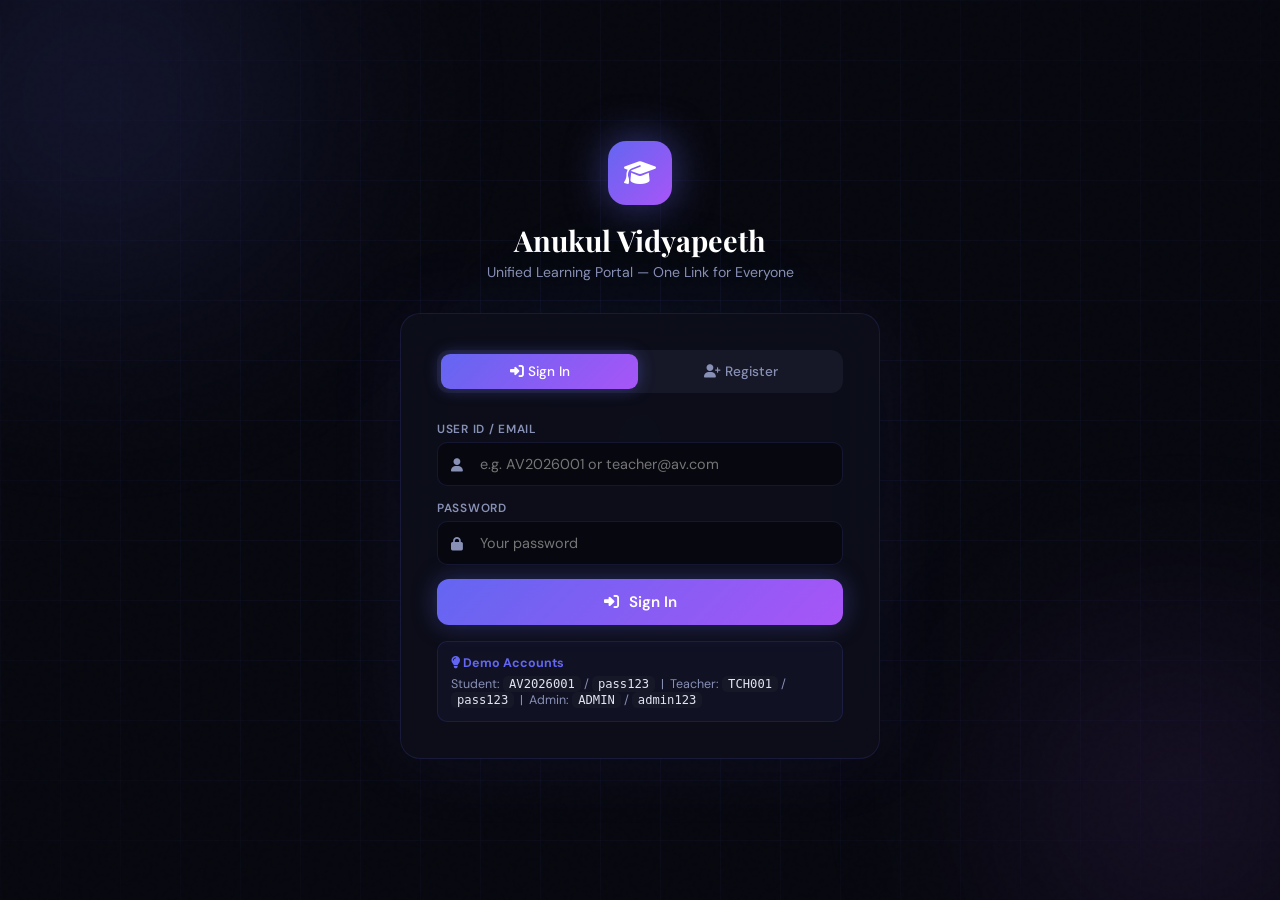
<file: portal.html>
<!DOCTYPE html>
<html lang="en">
<head>
<meta charset="UTF-8">
<meta name="viewport" content="width=device-width, initial-scale=1.0">
<title>Anukul Vidyapeeth — Student Portal</title>
<link href="https://fonts.googleapis.com/css2?family=Playfair+Display:wght@400;700;900&family=DM+Sans:wght@300;400;500;600&display=swap" rel="stylesheet">
<link rel="stylesheet" href="https://cdnjs.cloudflare.com/ajax/libs/font-awesome/6.4.0/css/all.min.css">
<style>
*,*::before,*::after{box-sizing:border-box;margin:0;padding:0}
:root{
  --bg:#07080f;--bg2:#0e0f1a;--surface:#161828;--surface2:#1e2140;
  --border:rgba(99,102,241,0.15);--glow:#6366f1;--glow2:#a855f7;--glow3:#06b6d4;
  --gold:#f59e0b;--green:#22c55e;--red:#ef4444;--orange:#f97316;
  --text:#e2e4f3;--muted:#8890b5;
  --fh:'Playfair Display',serif;--f:'DM Sans',sans-serif;--r:14px;--r2:20px;
}
html{scroll-behavior:smooth}
body{font-family:var(--f);background:var(--bg);color:var(--text);min-height:100vh;overflow-x:hidden}
body::before{content:'';position:fixed;inset:0;pointer-events:none;z-index:0;
  background-image:url("data:image/svg+xml,%3Csvg viewBox='0 0 200 200' xmlns='http://www.w3.org/2000/svg'%3E%3Cfilter id='n'%3E%3CfeTurbulence type='fractalNoise' baseFrequency='0.9' numOctaves='4'/%3E%3C/filter%3E%3Crect width='100%25' height='100%25' filter='url(%23n)' opacity='0.025'/%3E%3C/svg%3E");opacity:.6}

/* ── GLOBAL ─────────────────────────────────────── */
.scr{display:none;min-height:100vh;animation:fi .4s ease}
.scr.on{display:flex;flex-direction:column}
@keyframes fi{from{opacity:0;transform:translateY(12px)}to{opacity:1;transform:none}}
@keyframes pop{0%{transform:scale(.85);opacity:0}70%{transform:scale(1.04)}100%{transform:scale(1);opacity:1}}
@keyframes pulse{0%,100%{opacity:1;transform:scale(1)}50%{opacity:.6;transform:scale(.9)}}
@keyframes float{0%,100%{transform:translateY(0)}50%{transform:translateY(-10px)}}
@keyframes glow{0%,100%{box-shadow:0 0 20px rgba(99,102,241,.3)}50%{box-shadow:0 0 40px rgba(99,102,241,.6)}}

.orb{position:fixed;border-radius:50%;filter:blur(90px);pointer-events:none;z-index:0}
.ob1{width:600px;height:600px;background:radial-gradient(circle,rgba(99,102,241,.18),transparent 70%);top:-200px;left:-200px}
.ob2{width:500px;height:500px;background:radial-gradient(circle,rgba(168,85,247,.14),transparent 70%);bottom:-150px;right:-150px}
.ob3{width:300px;height:300px;background:radial-gradient(circle,rgba(6,182,212,.1),transparent 70%);top:50%;left:50%;transform:translate(-50%,-50%)}
.bgrid{position:fixed;inset:0;background-image:linear-gradient(var(--border) 1px,transparent 1px),linear-gradient(90deg,var(--border) 1px,transparent 1px);background-size:60px 60px;mask-image:radial-gradient(ellipse 80% 80% at 50% 50%,black 20%,transparent 100%);opacity:.4;pointer-events:none;z-index:0}

/* ── AUTH SCREEN ─────────────────────────────────── */
#authScr{align-items:center;justify-content:center;padding:20px;position:relative}
.auth-wrap{position:relative;z-index:2;width:100%;max-width:480px}

/* Brand */
.auth-brand{text-align:center;margin-bottom:32px}
.auth-brand-icon{width:64px;height:64px;background:linear-gradient(135deg,var(--glow),var(--glow2));border-radius:18px;display:flex;align-items:center;justify-content:center;font-size:1.6rem;color:#fff;margin:0 auto 16px;box-shadow:0 0 40px rgba(99,102,241,.5);animation:glow 3s infinite}
.auth-brand h1{font-family:var(--fh);font-size:1.8rem;color:#fff;margin-bottom:4px}
.auth-brand p{color:var(--muted);font-size:.88rem}

/* Card */
.auth-card{background:rgba(14,15,26,.85);backdrop-filter:blur(28px);border:1px solid var(--border);border-radius:var(--r2);padding:36px;box-shadow:0 0 80px rgba(99,102,241,.08)}

/* Tabs */
.auth-tabs{display:flex;background:var(--surface);border-radius:12px;padding:4px;gap:4px;margin-bottom:28px}
.auth-tab{flex:1;padding:9px;border:none;background:transparent;color:var(--muted);font-family:var(--f);font-size:.85rem;font-weight:500;border-radius:9px;cursor:pointer;transition:all .25s}
.auth-tab.on{background:linear-gradient(135deg,var(--glow),var(--glow2));color:#fff;box-shadow:0 0 16px rgba(99,102,241,.4)}

/* Role selector */
.role-row{display:grid;grid-template-columns:repeat(3,1fr);gap:10px;margin-bottom:20px}
.role-opt{background:var(--surface);border:2px solid var(--border);border-radius:12px;padding:12px 8px;text-align:center;cursor:pointer;transition:all .2s}
.role-opt:hover{border-color:var(--glow);background:rgba(99,102,241,.06)}
.role-opt.on{border-color:var(--glow);background:rgba(99,102,241,.1)}
.role-opt i{font-size:1.2rem;margin-bottom:6px;display:block}
.role-opt span{font-size:.76rem;font-weight:600;color:var(--text)}
.role-opt.on i,.role-opt.on span{color:var(--glow)}

/* Form */
.fg{margin-bottom:14px;position:relative}
.fg label{display:block;font-size:.74rem;font-weight:600;color:var(--muted);margin-bottom:5px;letter-spacing:.06em;text-transform:uppercase}
.fg input,.fg select{width:100%;background:var(--bg);border:1px solid var(--border);border-radius:10px;padding:12px 14px 12px 42px;color:var(--text);font-family:var(--f);font-size:.9rem;outline:none;transition:border-color .2s,box-shadow .2s;-webkit-appearance:none}
.fg input:focus,.fg select:focus{border-color:var(--glow);box-shadow:0 0 0 3px rgba(99,102,241,.1)}
.fg .fi{position:absolute;left:14px;bottom:13px;color:var(--muted);font-size:.85rem;transition:color .2s}
.fg:focus-within .fi{color:var(--glow)}
.fg select option{background:var(--bg2)}
.fg-row{display:grid;grid-template-columns:1fr 1fr;gap:12px}

/* Invite code */
.invite-wrap{background:rgba(245,158,11,.06);border:1px solid rgba(245,158,11,.2);border-radius:12px;padding:14px;margin-bottom:16px;font-size:.82rem;color:var(--muted)}
.invite-wrap strong{color:var(--gold);display:block;margin-bottom:4px}

/* Submit */
.auth-btn{width:100%;background:linear-gradient(135deg,var(--glow),var(--glow2));color:#fff;padding:13px;border-radius:12px;border:none;font-family:var(--f);font-size:.95rem;font-weight:600;cursor:pointer;box-shadow:0 0 24px rgba(99,102,241,.35);transition:all .3s;display:flex;align-items:center;justify-content:center;gap:10px;margin-top:6px}
.auth-btn:hover{transform:translateY(-2px);box-shadow:0 0 40px rgba(99,102,241,.55)}
.auth-btn:disabled{opacity:.6;cursor:not-allowed;transform:none}

.auth-err{background:rgba(239,68,68,.1);border:1px solid rgba(239,68,68,.25);border-radius:9px;padding:10px 14px;font-size:.83rem;color:var(--red);margin-top:12px;display:none;align-items:center;gap:8px}
.auth-err.on{display:flex}
.auth-ok{background:rgba(34,197,94,.1);border:1px solid rgba(34,197,94,.25);border-radius:9px;padding:10px 14px;font-size:.83rem;color:var(--green);margin-top:12px;display:none;align-items:center;gap:8px}
.auth-ok.on{display:flex}

/* Demo */
.demo-box{margin-top:16px;background:rgba(99,102,241,.05);border:1px solid var(--border);border-radius:10px;padding:13px;font-size:.78rem;color:var(--muted)}
.demo-box strong{color:var(--glow);display:block;margin-bottom:5px}
code{background:var(--surface);padding:1px 6px;border-radius:5px;color:var(--text);font-size:.76rem}

/* ── APP SHELL ───────────────────────────────────── */
#appScr{background:var(--bg)}
#appScr.on{display:flex;min-height:100vh}

.sidebar{width:260px;flex-shrink:0;background:var(--bg2);border-right:1px solid var(--border);display:flex;flex-direction:column;position:fixed;top:0;left:0;bottom:0;z-index:100;transition:transform .3s;overflow-y:auto}
.sb-brand{padding:20px 18px;border-bottom:1px solid var(--border);display:flex;align-items:center;gap:12px;flex-shrink:0}
.sb-bi{width:38px;height:38px;background:linear-gradient(135deg,var(--glow),var(--glow2));border-radius:10px;display:flex;align-items:center;justify-content:center;color:#fff;font-size:.95rem;flex-shrink:0}
.sb-brand span{font-size:.9rem;font-weight:600;color:#fff}
.sb-brand em{color:var(--glow);font-style:normal}

.sb-user{padding:16px 18px;border-bottom:1px solid var(--border);display:flex;align-items:center;gap:12px;flex-shrink:0}
.u-av{width:42px;height:42px;border-radius:12px;display:flex;align-items:center;justify-content:center;font-size:1rem;color:#fff;font-weight:700;flex-shrink:0}
.u-info strong{display:block;font-size:.88rem;color:#fff;line-height:1.3}
.u-info span{font-size:.74rem;color:var(--muted)}
.u-role{display:inline-flex;align-items:center;gap:5px;font-size:.68rem;font-weight:600;padding:2px 8px;border-radius:20px;margin-top:3px;text-transform:uppercase;letter-spacing:.06em}

.sb-nav{flex:1;padding:12px 10px}
.sb-sec{font-size:.66rem;font-weight:600;letter-spacing:.14em;text-transform:uppercase;color:var(--muted);padding:0 8px;margin:14px 0 6px}
.sbi{display:flex;align-items:center;gap:11px;padding:9px 12px;border-radius:10px;color:var(--muted);font-size:.86rem;font-weight:500;cursor:pointer;transition:all .2s;margin-bottom:2px;border:1px solid transparent;text-decoration:none;position:relative}
.sbi:hover{background:var(--surface);color:var(--text)}
.sbi.on{background:rgba(99,102,241,.1);color:var(--glow);border-color:rgba(99,102,241,.2)}
.sbi i{width:17px;text-align:center;font-size:.86rem}
.sbi .bdg{margin-left:auto;font-size:.66rem;padding:1px 7px;border-radius:20px;font-weight:700}
.bdg-red{background:var(--red);color:#fff}
.bdg-glow{background:var(--glow);color:#fff}

.sb-bot{padding:12px 10px;border-top:1px solid var(--border);flex-shrink:0}
.lout{display:flex;align-items:center;gap:9px;width:100%;padding:9px 12px;background:transparent;border:1px solid var(--border);border-radius:10px;color:var(--muted);font-family:var(--f);font-size:.86rem;cursor:pointer;transition:all .2s}
.lout:hover{background:rgba(239,68,68,.08);border-color:rgba(239,68,68,.3);color:var(--red)}

.main{margin-left:260px;flex:1;display:flex;flex-direction:column;min-height:100vh}
.topbar{position:sticky;top:0;z-index:50;background:rgba(7,8,15,.88);backdrop-filter:blur(20px);border-bottom:1px solid var(--border);padding:13px 28px;display:flex;align-items:center;justify-content:space-between}
.tb-l h1{font-size:1.05rem;font-weight:600;color:#fff}
.tb-l p{font-size:.76rem;color:var(--muted);margin-top:1px}
.tb-r{display:flex;align-items:center;gap:9px}
.tb-btn{width:36px;height:36px;background:var(--surface);border:1px solid var(--border);border-radius:9px;color:var(--muted);font-size:.85rem;cursor:pointer;display:flex;align-items:center;justify-content:center;transition:all .2s;position:relative}
.tb-btn:hover{color:var(--glow);border-color:var(--glow)}
.ndot{position:absolute;top:6px;right:6px;width:7px;height:7px;background:var(--red);border-radius:50%;border:2px solid var(--bg2)}
.hbtn{display:none}
.sbo{display:none;position:fixed;inset:0;background:rgba(0,0,0,.6);z-index:99}
.cnt{padding:24px 28px;flex:1}
.pg{display:none}.pg.on{display:block;animation:fi .3s ease}

/* ── SHARED COMPONENTS ───────────────────────────── */
.g2{display:grid;grid-template-columns:1fr 1fr;gap:16px}
.g3{display:grid;grid-template-columns:repeat(3,1fr);gap:14px}
.g4{display:grid;grid-template-columns:repeat(4,1fr);gap:13px}
.panel{background:var(--surface);border:1px solid var(--border);border-radius:var(--r2);overflow:hidden;margin-bottom:18px}
.ph{padding:15px 20px;border-bottom:1px solid var(--border);display:flex;align-items:center;justify-content:space-between}
.ph h2{font-size:.9rem;font-weight:600;color:#fff}
.pb{padding:16px 20px}

.kpi{background:var(--surface);border:1px solid var(--border);border-radius:var(--r2);padding:20px;position:relative;overflow:hidden;transition:all .3s;cursor:default}
.kpi:hover{border-color:var(--glow);transform:translateY(-3px);box-shadow:0 12px 40px rgba(99,102,241,.1)}
.kpi::before{content:'';position:absolute;top:0;left:0;right:0;height:3px;background:var(--kb,linear-gradient(90deg,var(--glow),var(--glow2)));opacity:0;transition:opacity .3s}
.kpi:hover::before{opacity:1}
.kpi-icon{width:42px;height:42px;border-radius:11px;display:flex;align-items:center;justify-content:center;font-size:1rem;margin-bottom:12px;border:1px solid var(--border)}
.kpi h3{font-size:1.7rem;font-weight:700;font-family:var(--fh);color:#fff}
.kpi p{font-size:.78rem;color:var(--muted);margin-top:3px}
.kpi-tr{font-size:.72rem;margin-top:7px;display:flex;align-items:center;gap:4px}
.up{color:var(--green)}.dn{color:var(--red)}.neu{color:var(--muted)}

.tbl{width:100%;border-collapse:collapse;font-size:.83rem}
.tbl th{background:var(--surface2);color:var(--muted);font-weight:500;padding:9px 13px;text-align:left;font-size:.72rem;text-transform:uppercase;letter-spacing:.07em}
.tbl th:first-child{border-radius:10px 0 0 10px}.tbl th:last-child{border-radius:0 10px 10px 0}
.tbl td{padding:11px 13px;border-bottom:1px solid rgba(99,102,241,.05);color:var(--text);vertical-align:middle}
.tbl tr:last-child td{border-bottom:none}
.tbl tr:hover td{background:rgba(99,102,241,.03)}

.pill{display:inline-flex;align-items:center;gap:4px;padding:3px 10px;border-radius:20px;font-size:.72rem;font-weight:500}
.pg_{background:rgba(34,197,94,.12);color:var(--green)}
.pr_{background:rgba(239,68,68,.12);color:var(--red)}
.py_{background:rgba(245,158,11,.12);color:var(--gold)}
.pb_{background:rgba(99,102,241,.12);color:var(--glow)}
.pc_{background:rgba(6,182,212,.12);color:var(--glow3)}
.po_{background:rgba(249,115,22,.12);color:var(--orange)}

.av{width:34px;height:34px;border-radius:9px;display:flex;align-items:center;justify-content:center;font-size:.82rem;font-weight:700;color:#fff;flex-shrink:0}

.btn{display:inline-flex;align-items:center;gap:6px;padding:7px 15px;border-radius:20px;font-size:.78rem;font-weight:600;cursor:pointer;border:none;font-family:var(--f);transition:all .2s}
.bp{background:linear-gradient(135deg,var(--glow),var(--glow2));color:#fff;box-shadow:0 0 12px rgba(99,102,241,.25)}.bp:hover{opacity:.88;transform:scale(1.03)}
.bg_{background:var(--surface2);border:1px solid var(--border);color:var(--text)}.bg_:hover{border-color:var(--glow);color:var(--glow)}
.bd{background:rgba(239,68,68,.1);border:1px solid rgba(239,68,68,.2);color:var(--red)}.bd:hover{background:rgba(239,68,68,.18)}
.bgreen{background:rgba(34,197,94,.12);border:1px solid rgba(34,197,94,.2);color:var(--green)}.bgreen:hover{background:rgba(34,197,94,.2)}

.pbar-bg{height:5px;background:var(--surface2);border-radius:3px;overflow:hidden;margin-top:5px}
.pbar{height:100%;border-radius:3px;transition:width .9s ease}

.fsec{background:var(--surface);border:1px solid var(--border);border-radius:var(--r2);padding:22px;margin-bottom:16px}
.fsec h3{font-size:.9rem;font-weight:600;color:#fff;margin-bottom:15px;padding-bottom:10px;border-bottom:1px solid var(--border)}
.frow{display:grid;gap:12px;margin-bottom:12px}
.c2{grid-template-columns:1fr 1fr}.c3{grid-template-columns:1fr 1fr 1fr}
.fg2{display:flex;flex-direction:column;gap:5px}
.fg2 label{font-size:.72rem;font-weight:600;color:var(--muted);text-transform:uppercase;letter-spacing:.05em}
.fg2 input,.fg2 select,.fg2 textarea{background:var(--bg);border:1px solid var(--border);border-radius:9px;padding:10px 13px;color:var(--text);font-family:var(--f);font-size:.88rem;outline:none;transition:border-color .2s;-webkit-appearance:none}
.fg2 input:focus,.fg2 select:focus,.fg2 textarea:focus{border-color:var(--glow);box-shadow:0 0 0 3px rgba(99,102,241,.08)}
.fg2 textarea{resize:vertical;min-height:80px}
.fg2 select option{background:var(--bg2)}
.btn-lg{width:100%;padding:12px;border-radius:11px;font-size:.9rem;font-weight:600;cursor:pointer;border:none;font-family:var(--f);transition:all .3s;display:flex;align-items:center;justify-content:center;gap:8px}
.blgp{background:linear-gradient(135deg,var(--glow),var(--glow2));color:#fff;box-shadow:0 0 20px rgba(99,102,241,.3)}.blgp:hover{transform:translateY(-2px);box-shadow:0 0 40px rgba(99,102,241,.5)}

/* ── QUIZ COMPONENTS ─────────────────────────────── */
.quiz-card{background:var(--surface);border:1px solid var(--border);border-radius:var(--r2);padding:22px;cursor:pointer;transition:all .3s;position:relative;overflow:hidden}
.quiz-card::before{content:'';position:absolute;top:0;left:0;right:0;height:3px;background:var(--qbar,linear-gradient(90deg,var(--glow),var(--glow2)));opacity:.5;transition:opacity .3s}
.quiz-card:hover{transform:translateY(-5px);border-color:var(--glow);box-shadow:0 16px 50px rgba(99,102,241,.12)}.quiz-card:hover::before{opacity:1}
.qc-icon{width:46px;height:46px;border-radius:13px;display:flex;align-items:center;justify-content:center;font-size:1.1rem;margin-bottom:14px;border:1px solid var(--border);transition:all .3s}
.quiz-card:hover .qc-icon{background:linear-gradient(135deg,var(--glow),var(--glow2)) !important;color:#fff !important}
.diff-e{background:rgba(34,197,94,.12);color:var(--green);font-size:.7rem;font-weight:600;padding:3px 9px;border-radius:20px}
.diff-m{background:rgba(245,158,11,.12);color:var(--gold);font-size:.7rem;font-weight:600;padding:3px 9px;border-radius:20px}
.diff-h{background:rgba(239,68,68,.12);color:var(--red);font-size:.7rem;font-weight:600;padding:3px 9px;border-radius:20px}
.quiz-card.done{opacity:.75}
.quiz-card.done::after{content:'✓ Done';position:absolute;top:12px;right:12px;background:rgba(34,197,94,.12);border:1px solid rgba(34,197,94,.25);color:var(--green);font-size:.68rem;font-weight:700;padding:3px 10px;border-radius:20px}

/* Quiz taking */
.q-topbar{position:sticky;top:0;z-index:50;background:rgba(7,8,15,.92);backdrop-filter:blur(20px);border-bottom:1px solid var(--border);padding:13px 24px;display:flex;align-items:center;gap:14px}
.q-prog{height:3px;background:var(--surface2);position:sticky;top:62px;z-index:49}
.q-pfill{height:100%;background:linear-gradient(90deg,var(--glow),var(--glow2));transition:width .4s ease}
.q-body{max-width:680px;margin:0 auto;padding:28px 20px}
.q-num{font-size:.74rem;font-weight:600;letter-spacing:.1em;text-transform:uppercase;color:var(--glow);margin-bottom:10px}
.q-txt{font-family:var(--fh);font-size:1.45rem;color:#fff;line-height:1.55;margin-bottom:26px}
.opts{display:flex;flex-direction:column;gap:10px;margin-bottom:24px}
.opt{background:var(--surface);border:2px solid var(--border);border-radius:var(--r2);padding:14px 18px;cursor:pointer;transition:all .22s;display:flex;align-items:center;gap:14px}
.opt:hover{border-color:var(--glow);background:rgba(99,102,241,.06);transform:translateX(4px)}
.opt.sel{border-color:var(--glow);background:rgba(99,102,241,.1)}
.opt.cor{border-color:var(--green);background:rgba(34,197,94,.08);animation:pop .35s ease}
.opt.wrg{border-color:var(--red);background:rgba(239,68,68,.08)}
.opt.sho{border-color:var(--green);background:rgba(34,197,94,.04)}
.opt-l{width:34px;height:34px;border-radius:9px;background:var(--surface2);border:1px solid var(--border);display:flex;align-items:center;justify-content:center;font-size:.82rem;font-weight:700;color:var(--muted);flex-shrink:0;transition:all .22s}
.opt:hover .opt-l,.opt.sel .opt-l{background:var(--glow);color:#fff;border-color:var(--glow)}
.opt.cor .opt-l{background:var(--green);color:#fff;border-color:var(--green)}
.opt.wrg .opt-l{background:var(--red);color:#fff;border-color:var(--red)}
.opt-t{font-size:.9rem;color:var(--text);flex:1;line-height:1.4}
.fb{padding:12px 16px;border-radius:11px;display:none;align-items:center;gap:10px;margin-bottom:18px;animation:fi .25s ease}
.fb.on{display:flex}
.fb-c{background:rgba(34,197,94,.08);border:1px solid rgba(34,197,94,.2);color:var(--green)}
.fb-w{background:rgba(239,68,68,.08);border:1px solid rgba(239,68,68,.2);color:var(--red)}
.timer-box{display:flex;align-items:center;gap:8px;background:var(--surface);border:1px solid var(--border);border-radius:10px;padding:6px 12px}
.timer-box span{font-size:.9rem;font-weight:700;color:#fff;font-family:var(--fh);min-width:24px}
.timer-box.warn{border-color:var(--red);background:rgba(239,68,68,.08)}
.timer-box.warn span{color:var(--red)}
.q-dots{display:flex;gap:5px;flex-wrap:wrap}
.qdot{width:9px;height:9px;border-radius:50%;background:var(--surface2);border:1px solid var(--border);transition:all .2s}
.qdot.ans{background:var(--glow);border-color:var(--glow)}
.qdot.cur{background:var(--glow2);border-color:var(--glow2);animation:pulse 1.5s infinite}
.qdot.skp{background:var(--gold);border-color:var(--gold)}
.qnav{display:flex;align-items:center;justify-content:space-between;padding-top:6px}
.qnav-btn{display:flex;align-items:center;gap:7px;padding:11px 22px;border-radius:50px;font-size:.88rem;font-weight:600;cursor:pointer;border:none;font-family:var(--f);transition:all .25s}
.qn-next{background:linear-gradient(135deg,var(--glow),var(--glow2));color:#fff;box-shadow:0 0 18px rgba(99,102,241,.3)}.qn-next:hover{transform:translateY(-2px)}.qn-next:disabled{opacity:.4;cursor:not-allowed;transform:none}
.qn-skip{background:var(--surface);border:1px solid var(--border);color:var(--muted)}.qn-skip:hover{color:var(--text)}

/* Result screen */
.res-ring{position:relative;width:150px;height:150px;margin:0 auto 20px}
.res-ring svg{transform:rotate(-90deg)}
.res-center{position:absolute;inset:0;display:flex;flex-direction:column;align-items:center;justify-content:center}
.res-center .big{font-family:var(--fh);font-size:2.6rem;font-weight:900;color:#fff;line-height:1}
.res-stats{display:grid;grid-template-columns:repeat(4,1fr);gap:12px;max-width:560px;margin:0 auto 28px}
.rs{background:var(--surface);border:1px solid var(--border);border-radius:var(--r2);padding:16px;text-align:center}
.rs .n{font-family:var(--fh);font-size:1.7rem;font-weight:700;color:#fff}
.rs .l{font-size:.72rem;color:var(--muted);margin-top:3px}
.rq{background:var(--surface);border:1px solid var(--border);border-radius:var(--r2);padding:18px;margin-bottom:10px}
.rq:hover{border-color:var(--glow)}
.rq-a{display:flex;gap:8px;flex-wrap:wrap;margin-top:10px;font-size:.8rem}
.a-ok{background:rgba(34,197,94,.1);border:1px solid rgba(34,197,94,.2);color:var(--green);padding:4px 10px;border-radius:8px}
.a-wr{background:rgba(239,68,68,.1);border:1px solid rgba(239,68,68,.2);color:var(--red);padding:4px 10px;border-radius:8px}
.a-sk{background:rgba(245,158,11,.1);border:1px solid rgba(245,158,11,.2);color:var(--gold);padding:4px 10px;border-radius:8px}

/* Quiz builder */
.qb{background:var(--bg2);border:1px solid var(--border);border-radius:var(--r2);padding:18px;margin-bottom:12px;position:relative;transition:border-color .2s}
.qb:hover{border-color:var(--glow)}
.qb-n{font-size:.68rem;font-weight:600;letter-spacing:.1em;text-transform:uppercase;color:var(--glow);margin-bottom:8px}
.qb input[type=text]{width:100%;background:var(--bg);border:1px solid var(--border);border-radius:9px;padding:10px 13px;color:var(--text);font-family:var(--f);font-size:.88rem;outline:none;margin-bottom:10px;transition:border-color .2s}
.qb input[type=text]:focus{border-color:var(--glow)}
.og{display:grid;grid-template-columns:1fr 1fr;gap:8px;margin-bottom:10px}
.oi{display:flex;align-items:center;gap:7px;background:var(--bg);border:1px solid var(--border);border-radius:9px;padding:7px 10px;transition:border-color .2s}
.oi:focus-within{border-color:var(--glow)}
.oi.cor{border-color:var(--green);background:rgba(34,197,94,.04)}
.oi.cor em{color:var(--green)}
.oi em{font-size:.74rem;font-weight:700;color:var(--muted);width:14px;flex-shrink:0;font-style:normal}
.oi input{flex:1;background:transparent;border:none;color:var(--text);font-family:var(--f);font-size:.83rem;outline:none}
.del-q{position:absolute;top:12px;right:12px;background:rgba(239,68,68,.08);border:1px solid rgba(239,68,68,.18);color:var(--red);width:28px;height:28px;border-radius:8px;cursor:pointer;display:flex;align-items:center;justify-content:center;font-size:.75rem;transition:all .2s}
.del-q:hover{background:rgba(239,68,68,.18)}
.add-q{width:100%;background:rgba(99,102,241,.06);border:2px dashed var(--border);border-radius:var(--r2);padding:14px;color:var(--glow);font-family:var(--f);font-size:.85rem;font-weight:500;cursor:pointer;transition:all .2s;display:flex;align-items:center;justify-content:center;gap:7px}
.add-q:hover{border-color:var(--glow);background:rgba(99,102,241,.1)}

/* Attendance */
.att-btn{width:30px;height:30px;border-radius:7px;border:none;cursor:pointer;font-size:.72rem;font-weight:700;transition:all .18s;font-family:var(--f)}
.ap{background:rgba(34,197,94,.15);color:var(--green)}.aa{background:rgba(239,68,68,.15);color:var(--red)}.al{background:rgba(245,158,11,.15);color:var(--gold)}
.att-btn:hover{transform:scale(1.12)}

/* Upload zone */
.upz{border:2px dashed var(--border);border-radius:var(--r2);padding:36px 20px;text-align:center;cursor:pointer;transition:all .25s;position:relative}
.upz:hover,.upz.dov{border-color:var(--glow);background:rgba(99,102,241,.04)}
.upz input[type=file]{position:absolute;inset:0;opacity:0;cursor:pointer}

/* Notification item */
.ni{background:var(--surface);border:1px solid var(--border);border-radius:var(--r);padding:14px 16px;display:flex;gap:12px;margin-bottom:9px;transition:all .2s}
.ni:hover{border-color:var(--glow)}
.ni-dot{width:9px;height:9px;border-radius:50%;flex-shrink:0;margin-top:5px}

/* Toast */
.toast{position:fixed;bottom:22px;right:22px;z-index:9999;background:var(--surface);border:1px solid var(--border);border-radius:12px;padding:12px 18px;display:flex;align-items:center;gap:10px;font-size:.85rem;color:var(--text);box-shadow:0 8px 40px rgba(0,0,0,.4);transform:translateY(100px);opacity:0;transition:all .4s cubic-bezier(.34,1.56,.64,1);max-width:310px;pointer-events:none}
.toast.on{transform:translateY(0);opacity:1}

/* ── ADMIN ───────────────────────────────────────── */
.user-row td{font-size:.82rem}
.status-dot{width:8px;height:8px;border-radius:50%;display:inline-block;margin-right:5px}

/* Responsive */
@media(max-width:960px){.sidebar{transform:translateX(-100%)}.sidebar.open{transform:translateX(0)}.sbo.on{display:block}.main{margin-left:0}.hbtn{display:flex}.g4{grid-template-columns:1fr 1fr}.cnt{padding:18px 14px}}
@media(max-width:600px){.g2,.g3,.g4{grid-template-columns:1fr}.c2,.c3{grid-template-columns:1fr}.fg-row{grid-template-columns:1fr}.res-stats{grid-template-columns:1fr 1fr}.role-row{grid-template-columns:1fr 1fr 1fr}.q-txt{font-size:1.15rem}.og{grid-template-columns:1fr}}
</style>
</head>
<body>
<div class="bgrid"></div>
<div class="orb ob1"></div><div class="orb ob2"></div><div class="orb ob3"></div>

<!-- ══════════════════════════════════════════════════
     AUTH SCREEN
══════════════════════════════════════════════════ -->
<div id="authScr" class="scr on">
  <div class="auth-wrap">
    <div class="auth-brand">
      <div class="auth-brand-icon"><i class="fa-solid fa-graduation-cap"></i></div>
      <h1>Anukul Vidyapeeth</h1>
      <p>Unified Learning Portal — One Link for Everyone</p>
    </div>
    <div class="auth-card">
      <div class="auth-tabs">
        <button class="auth-tab on" onclick="authTab('login',this)"><i class="fa-solid fa-right-to-bracket"></i> Sign In</button>
        <button class="auth-tab" onclick="authTab('register',this)"><i class="fa-solid fa-user-plus"></i> Register</button>
      </div>

      <!-- LOGIN FORM -->
      <div id="loginForm">
        <div class="fg">
          <label>User ID / Email</label>
          <input type="text" id="lid" placeholder="e.g. AV2026001 or teacher@av.com" autocomplete="username">
          <i class="fa-solid fa-user fi"></i>
        </div>
        <div class="fg">
          <label>Password</label>
          <input type="password" id="lpw" placeholder="Your password" autocomplete="current-password">
          <i class="fa-solid fa-lock fi"></i>
        </div>
        <button class="auth-btn" onclick="doLogin()" id="lbtn"><i class="fa-solid fa-right-to-bracket"></i> Sign In</button>
        <div class="auth-err" id="lerr"><i class="fa-solid fa-circle-exclamation"></i><span id="lerrMsg">Invalid credentials</span></div>
        <div class="demo-box">
          <strong><i class="fa-solid fa-lightbulb"></i> Demo Accounts</strong>
          Student: <code>AV2026001</code> / <code>pass123</code> &nbsp;|&nbsp;
          Teacher: <code>TCH001</code> / <code>pass123</code> &nbsp;|&nbsp;
          Admin: <code>ADMIN</code> / <code>admin123</code>
        </div>
      </div>

      <!-- REGISTER FORM -->
      <div id="registerForm" style="display:none">
        <div class="role-row">
          <div class="role-opt on" id="ro-student" onclick="selRole('student')">
            <i class="fa-solid fa-user-graduate" style="color:var(--glow)"></i>
            <span>Student</span>
          </div>
          <div class="role-opt" id="ro-teacher" onclick="selRole('teacher')">
            <i class="fa-solid fa-chalkboard-user" style="color:var(--glow3)"></i>
            <span>Teacher</span>
          </div>
          <div class="role-opt" id="ro-parent" onclick="selRole('parent')">
            <i class="fa-solid fa-user-tie" style="color:var(--gold)"></i>
            <span>Parent</span>
          </div>
        </div>
        <div class="fg-row">
          <div class="fg">
            <label>First Name</label>
            <input type="text" id="rfname" placeholder="First name">
            <i class="fa-solid fa-user fi"></i>
          </div>
          <div class="fg">
            <label>Last Name</label>
            <input type="text" id="rlname" placeholder="Last name">
            <i class="fa-solid fa-user fi"></i>
          </div>
        </div>
        <div class="fg">
          <label>Email Address</label>
          <input type="email" id="remail" placeholder="your@email.com">
          <i class="fa-solid fa-envelope fi"></i>
        </div>
        <div class="fg" id="rclassWrap">
          <label>Class</label>
          <select id="rclass" style="padding-left:14px">
            <option value="">Select your class</option>
            <option>Class 1</option><option>Class 2</option><option>Class 3</option>
            <option>Class 4</option><option>Class 5</option><option>Class 6</option>
            <option>Class 7</option><option>Class 8</option><option>Class 9</option><option>Class 10</option>
          </select>
        </div>
        <div class="fg" id="rsubjectWrap" style="display:none">
          <label>Subject</label>
          <select id="rsubject" style="padding-left:14px">
            <option>Mathematics</option><option>Science</option><option>English</option><option>Hindi</option><option>Social Science</option>
          </select>
        </div>
        <div class="fg">
          <label>Phone Number</label>
          <input type="tel" id="rphone" placeholder="10-digit mobile number">
          <i class="fa-solid fa-phone fi"></i>
        </div>
        <div class="fg-row">
          <div class="fg">
            <label>Password</label>
            <input type="password" id="rpw" placeholder="Min 6 characters">
            <i class="fa-solid fa-lock fi"></i>
          </div>
          <div class="fg">
            <label>Confirm Password</label>
            <input type="password" id="rpw2" placeholder="Repeat password">
            <i class="fa-solid fa-lock fi"></i>
          </div>
        </div>
        <div class="invite-wrap" id="teacherInvite" style="display:none">
          <strong><i class="fa-solid fa-key"></i> Teacher Registration Code</strong>
          Contact admin for your registration code. Use <code>TCH-2026</code> for demo.
          <div class="fg" style="margin-top:10px;margin-bottom:0">
            <input type="text" id="rinvite" placeholder="Enter code" style="padding-left:14px">
          </div>
        </div>
        <button class="auth-btn" onclick="doRegister()" id="rbtn"><i class="fa-solid fa-user-plus"></i> Create Account</button>
        <div class="auth-err" id="rerr"><i class="fa-solid fa-circle-exclamation"></i><span id="rerrMsg">Error</span></div>
        <div class="auth-ok" id="rok"><i class="fa-solid fa-circle-check"></i><span id="rokMsg">Account created!</span></div>
      </div>
    </div>
  </div>
</div>

<!-- ══════════════════════════════════════════════════
     APP SHELL
══════════════════════════════════════════════════ -->
<div id="appScr" class="scr">
  <div class="sbo" id="sbo" onclick="closeSb()"></div>

  <!-- SIDEBAR -->
  <aside class="sidebar" id="sidebar">
    <div class="sb-brand">
      <div class="sb-bi"><i class="fa-solid fa-graduation-cap"></i></div>
      <span>Anukul <em>Vidyapeeth</em></span>
    </div>
    <div class="sb-user">
      <div class="u-av" id="sbAv">U</div>
      <div class="u-info">
        <strong id="sbName">User</strong>
        <span id="sbId">ID</span>
        <div class="u-role" id="sbRole">Role</div>
      </div>
    </div>
    <nav class="sb-nav" id="sbNav"></nav>
    <div class="sb-bot">
      <button class="lout" onclick="doLogout()"><i class="fa-solid fa-right-from-bracket"></i> Sign Out</button>
    </div>
  </aside>

  <!-- MAIN -->
  <div class="main">
    <div class="topbar">
      <div class="tb-l">
        <h1 id="pgTitle">Dashboard</h1>
        <p id="pgDate">Loading...</p>
      </div>
      <div class="tb-r">
        <button class="tb-btn hbtn" onclick="openSb()"><i class="fa-solid fa-bars"></i></button>
        <button class="tb-btn" id="notifBtn" onclick="gp('notices')"><i class="fa-solid fa-bell"></i><span class="ndot" id="notifDot" style="display:none"></span></button>
        <div class="u-av" id="tbAv" style="width:34px;height:34px;border-radius:9px;font-size:.82rem;cursor:pointer" onclick="gp('profile')">U</div>
      </div>
    </div>
    <div class="cnt" id="mainContent"></div>
  </div>
</div>

<!-- QUIZ TAKING OVERLAY -->
<div id="quizOverlay" style="display:none;position:fixed;inset:0;background:var(--bg);z-index:200;overflow-y:auto;animation:fi .3s ease">
  <div class="q-topbar">
    <div style="flex:1">
      <div style="font-size:.92rem;font-weight:600;color:#fff" id="qzTitle2">Quiz</div>
      <div style="font-size:.74rem;color:var(--muted);margin-top:2px" id="qzSub2">Subject</div>
    </div>
    <div class="q-dots" id="qDots"></div>
    <div class="timer-box" id="timerBox">
      <i class="fa-solid fa-clock" style="color:var(--glow);font-size:.8rem"></i>
      <span id="timerNum">30</span>
    </div>
    <button onclick="if(confirm('Quit this quiz?'))closeQuiz()" style="background:var(--surface);border:1px solid var(--border);color:var(--muted);width:32px;height:32px;border-radius:8px;cursor:pointer;font-size:.8rem;display:flex;align-items:center;justify-content:center;flex-shrink:0"><i class="fa-solid fa-xmark"></i></button>
  </div>
  <div class="q-prog"><div class="q-pfill" id="qPfill"></div></div>
  <div class="q-body">
    <div class="q-num" id="qNum">Q 1/10</div>
    <div class="q-txt" id="qTxt"></div>
    <div class="fb" id="qFb"><div id="qFbIcon" style="font-size:1rem;flex-shrink:0"></div><div><div id="qFbT" style="font-weight:600;font-size:.85rem;margin-bottom:2px"></div><div id="qFbE" style="font-size:.78rem;opacity:.85"></div></div></div>
    <div class="opts" id="qOpts"></div>
    <div class="qnav">
      <button class="qnav-btn qn-skip" onclick="skipQ()"><i class="fa-solid fa-forward"></i> Skip</button>
      <button class="qnav-btn qn-next" id="qNext" onclick="nextQ()" disabled><i class="fa-solid fa-arrow-right"></i> Next</button>
    </div>
  </div>
</div>

<!-- RESULT OVERLAY -->
<div id="resultOverlay" style="display:none;position:fixed;inset:0;background:var(--bg);z-index:201;overflow-y:auto;animation:fi .35s ease">
  <div style="max-width:700px;margin:0 auto;padding:36px 20px;text-align:center">
    <div class="res-ring">
      <svg width="150" height="150" viewBox="0 0 150 150">
        <circle cx="75" cy="75" r="62" fill="none" stroke="rgba(99,102,241,.1)" stroke-width="11"/>
        <circle id="resArc" cx="75" cy="75" r="62" fill="none" stroke="url(#rg)" stroke-width="11" stroke-dasharray="390" stroke-dashoffset="390" stroke-linecap="round"/>
        <defs><linearGradient id="rg" x1="0%" y1="0%" x2="100%" y2="0%"><stop offset="0%" stop-color="#6366f1"/><stop offset="100%" stop-color="#a855f7"/></linearGradient></defs>
      </svg>
      <div class="res-center"><div class="big" id="resPct">0%</div><div style="font-size:.7rem;color:var(--muted)">Score</div></div>
    </div>
    <div id="resGrade" style="display:inline-flex;align-items:center;gap:6px;padding:7px 22px;border-radius:50px;font-size:.9rem;font-weight:700;margin-bottom:14px"></div>
    <h2 id="resTitle" style="font-family:var(--fh);font-size:1.7rem;color:#fff;margin-bottom:6px"></h2>
    <p id="resSub" style="color:var(--muted);font-size:.9rem;margin-bottom:28px"></p>
    <div class="res-stats">
      <div class="rs"><div class="n" id="rsC" style="color:var(--green)">—</div><div class="l">Correct</div></div>
      <div class="rs"><div class="n" id="rsW" style="color:var(--red)">—</div><div class="l">Wrong</div></div>
      <div class="rs"><div class="n" id="rsS" style="color:var(--gold)">—</div><div class="l">Skipped</div></div>
      <div class="rs"><div class="n" id="rsT" style="color:var(--glow3)">—</div><div class="l">Time</div></div>
    </div>
    <div style="text-align:left;margin-bottom:28px">
      <h3 style="font-size:.95rem;font-weight:600;color:#fff;margin-bottom:14px">Review Answers</h3>
      <div id="resReview"></div>
    </div>
    <div style="display:flex;gap:12px;justify-content:center;flex-wrap:wrap">
      <button class="btn bp" style="padding:11px 26px;border-radius:50px;font-size:.9rem" onclick="closeResult()"><i class="fa-solid fa-house"></i> Back to Quizzes</button>
      <button class="btn bg_" style="padding:11px 26px;border-radius:50px;font-size:.9rem" onclick="retryQ()"><i class="fa-solid fa-rotate-right"></i> Retry</button>
    </div>
  </div>
</div>

<div class="toast" id="toast"><div id="tIc" style="width:28px;height:28px;border-radius:7px;display:flex;align-items:center;justify-content:center;flex-shrink:0;font-size:.85rem"></div><span id="tMsg"></span></div>

<script>
/* ══════════════════════════════════════════════════
   DATA STORE
══════════════════════════════════════════════════ */
let DB = {
  users: [
    {id:'AV2026001',pw:'pass123',role:'student',name:'Riya Patel',cls:'Class 8',board:'CBSE',phone:'9876543210',email:'riya@email.com',approved:true,joined:'Jan 2026'},
    {id:'AV2026002',pw:'pass123',role:'student',name:'Arjun Sahoo',cls:'Class 9',board:'BSE',phone:'9876543211',email:'arjun@email.com',approved:true,joined:'Jan 2026'},
    {id:'TCH001',pw:'pass123',role:'teacher',name:'Abhinas Dash',subject:'Mathematics',phone:'9876543212',email:'abhinas@av.com',approved:true,joined:'Jun 2025'},
    {id:'TCH002',pw:'pass123',role:'teacher',name:'Priya Rani',subject:'English',phone:'9876543213',email:'priya@av.com',approved:true,joined:'Jun 2025'},
    {id:'ADMIN',pw:'admin123',role:'admin',name:'Administrator',phone:'7205779557',email:'admin@av.com',approved:true,joined:'Jan 2025'},
  ],
  quizzes: [
    {id:1,title:'Algebra Basics',subject:'Mathematics',cls:'Class 8',time:30,diff:'Medium',by:'TCH001',active:true,
     questions:[
      {q:'What is x if 2x + 6 = 14?',opts:['x=3','x=4','x=5','x=6'],ans:1,exp:'2x=8, x=4'},
      {q:'Simplify: 3a + 2b + 5a - b',opts:['8a+b','8a-b','8a+3b','6a+b'],ans:0,exp:'3a+5a=8a, 2b-b=b'},
      {q:'Degree of 4x³ + 2x - 1?',opts:['1','2','3','4'],ans:2,exp:'Highest power is 3'},
      {q:'Factor: x² - 9',opts:['(x-3)²','(x+3)(x-3)','(x+9)(x-1)','(x-1)(x+9)'],ans:1,exp:'Difference of squares: a²-b²=(a+b)(a-b)'},
      {q:'Solve: 5(x-2)=15',opts:['x=1','x=3','x=5','x=7'],ans:2,exp:'5x-10=15 → 5x=25 → x=5'},
    ]},
    {id:2,title:'Human Body Systems',subject:'Science',cls:'Class 8',time:25,diff:'Easy',by:'TCH001',active:true,
     questions:[
      {q:'Which organ pumps blood?',opts:['Lungs','Liver','Heart','Kidney'],ans:2,exp:'Heart pumps blood through the circulatory system'},
      {q:'Basic unit of life?',opts:['Tissue','Organ','Cell','Atom'],ans:2,exp:'Cell is the basic structural and functional unit'},
      {q:'Powerhouse of the cell?',opts:['Nucleus','Cell Wall','Mitochondria','Ribosome'],ans:2,exp:'Mitochondria produce ATP energy'},
      {q:'How many heart chambers?',opts:['2','3','4','5'],ans:2,exp:'2 atria + 2 ventricles = 4 chambers'},
    ]},
    {id:3,title:'Grammar & Tenses',subject:'English',cls:'Class 8',time:25,diff:'Easy',by:'TCH002',active:true,
     questions:[
      {q:'Past tense of "run"?',opts:['Runned','Ran','Run','Ranned'],ans:1,exp:'Irregular verb: run → ran'},
      {q:'Plural of "child"?',opts:['Childs','Childen','Children','Childrens'],ans:2,exp:'Irregular plural: child → children'},
      {q:'She ___ to school every day.',opts:['go','goes','went','gone'],ans:1,exp:'Third person singular adds -s: goes'},
    ]},
  ],
  attendance: {},
  results: [
    {uid:'AV2026001',qid:1,score:4,total:5,pct:80,date:'Mar 15'},
    {uid:'AV2026001',qid:3,score:3,total:3,pct:100,date:'Mar 18'},
  ],
  notices:[
    {id:1,title:'Half-Yearly Exams Start April 7',body:'Mathematics: Apr 7 · Science: Apr 9 · English: Apr 11. Prepare well!',priority:'red',by:'Admin',date:'Mar 20',target:'all'},
    {id:2,title:'Holiday on March 25 — Holi',body:'No classes on March 25. Regular classes resume March 26.',priority:'gold',by:'Admin',date:'Mar 19',target:'all'},
    {id:3,title:'Fee Reminder — 3rd Installment',body:'₹6,000 due by April 1, 2026. Pay at branch or via UPI.',priority:'green',by:'Admin',date:'Mar 10',target:'student'},
  ],
};

let CU = null; // current user
let CQ = null; // current quiz
let qi = 0, qans = [], qskip = [], qtimer = null, qStart = 0;
let teacherQs = [];

/* ══════════════════════════════════════════════════
   AUTH
══════════════════════════════════════════════════ */
let regRole = 'student';

function authTab(t, el) {
  document.querySelectorAll('.auth-tab').forEach(x => x.classList.remove('on'));
  el.classList.add('on');
  document.getElementById('loginForm').style.display = t==='login' ? 'block' : 'none';
  document.getElementById('registerForm').style.display = t==='register' ? 'block' : 'none';
}

function selRole(r) {
  regRole = r;
  ['student','teacher','parent'].forEach(x => document.getElementById('ro-'+x).classList.remove('on'));
  document.getElementById('ro-'+r).classList.add('on');
  document.getElementById('rclassWrap').style.display = r==='student' ? 'block' : 'none';
  document.getElementById('rsubjectWrap').style.display = r==='teacher' ? 'block' : 'none';
  document.getElementById('teacherInvite').style.display = r==='teacher' ? 'block' : 'none';
}

function doLogin() {
  const id = document.getElementById('lid').value.trim().toUpperCase();
  const pw = document.getElementById('lpw').value;
  const btn = document.getElementById('lbtn');
  const err = document.getElementById('lerr');
  err.classList.remove('on');
  btn.disabled = true;
  btn.innerHTML = '<i class="fa-solid fa-spinner fa-spin"></i> Signing in...';
  setTimeout(() => {
    const u = DB.users.find(x => x.id === id && x.pw === pw);
    if (!u) {
      document.getElementById('lerrMsg').textContent = 'Invalid User ID or password. Try demo credentials below.';
      err.classList.add('on');
      btn.disabled = false;
      btn.innerHTML = '<i class="fa-solid fa-right-to-bracket"></i> Sign In';
      return;
    }
    if (!u.approved) {
      document.getElementById('lerrMsg').textContent = 'Your account is pending admin approval.';
      err.classList.add('on');
      btn.disabled = false;
      btn.innerHTML = '<i class="fa-solid fa-right-to-bracket"></i> Sign In';
      return;
    }
    CU = u;
    btn.disabled = false;
    btn.innerHTML = '<i class="fa-solid fa-right-to-bracket"></i> Sign In';
    launchApp();
  }, 900);
}

function doRegister() {
  const fn = document.getElementById('rfname').value.trim();
  const ln = document.getElementById('rlname').value.trim();
  const em = document.getElementById('remail').value.trim();
  const ph = document.getElementById('rphone').value.trim();
  const pw = document.getElementById('rpw').value;
  const pw2 = document.getElementById('rpw2').value;
  const err = document.getElementById('rerr');
  const ok = document.getElementById('rok');
  err.classList.remove('on'); ok.classList.remove('on');

  if (!fn||!ln||!em||!ph||!pw) { showRErr('Please fill in all required fields.'); return; }
  if (pw.length < 6) { showRErr('Password must be at least 6 characters.'); return; }
  if (pw !== pw2) { showRErr('Passwords do not match.'); return; }
  if (regRole==='student' && !document.getElementById('rclass').value) { showRErr('Please select your class.'); return; }
  if (regRole==='teacher') {
    const code = document.getElementById('rinvite').value.trim();
    if (code !== 'TCH-2026') { showRErr('Invalid teacher registration code.'); return; }
  }

  const btn = document.getElementById('rbtn');
  btn.disabled = true;
  btn.innerHTML = '<i class="fa-solid fa-spinner fa-spin"></i> Creating...';

  setTimeout(() => {
    const prefix = regRole==='student' ? 'AV' : regRole==='teacher' ? 'TCH' : 'PAR';
    const num = String(DB.users.filter(u=>u.role===regRole).length + 1).padStart(3,'0');
    const newId = prefix + new Date().getFullYear().toString().slice(-2) + num;
    const newUser = {
      id: newId, pw, role: regRole,
      name: fn + ' ' + ln,
      email: em, phone: ph,
      cls: regRole==='student' ? document.getElementById('rclass').value : undefined,
      subject: regRole==='teacher' ? document.getElementById('rsubject').value : undefined,
      approved: regRole!=='teacher', // teachers need admin approval
      joined: new Date().toLocaleDateString('en-IN',{month:'short',year:'numeric'})
    };
    DB.users.push(newUser);
    btn.disabled = false;
    btn.innerHTML = '<i class="fa-solid fa-user-plus"></i> Create Account';
    document.getElementById('rokMsg').textContent = regRole==='teacher'
      ? `Account created! Your ID is ${newId}. Awaiting admin approval.`
      : `Welcome! Your Student ID is ${newId}. Use it to sign in.`;
    ok.classList.add('on');
    setTimeout(() => {
      if(regRole !== 'teacher') {
        document.getElementById('lid').value = newId;
        document.getElementById('lpw').value = pw;
        authTab('login', document.querySelector('.auth-tab'));
      }
    }, 2500);
  }, 1000);
}

function showRErr(msg) {
  document.getElementById('rerrMsg').textContent = msg;
  document.getElementById('rerr').classList.add('on');
}

function doLogout() {
  CU = null;
  document.getElementById('appScr').classList.remove('on');
  document.getElementById('authScr').classList.add('on');
  document.getElementById('lid').value = '';
  document.getElementById('lpw').value = '';
}

/* ══════════════════════════════════════════════════
   APP LAUNCH — routes by role
══════════════════════════════════════════════════ */
function launchApp() {
  document.getElementById('authScr').classList.remove('on');
  document.getElementById('appScr').classList.add('on');

  // User display
  const ini = CU.name.split(' ').map(x=>x[0]).join('').slice(0,2).toUpperCase();
  const roleColors = {student:'linear-gradient(135deg,var(--glow),var(--glow2))',teacher:'linear-gradient(135deg,var(--glow3),var(--glow))',admin:'linear-gradient(135deg,var(--red),var(--orange))',parent:'linear-gradient(135deg,var(--gold),var(--orange))'};
  const roleLabels = {student:'Student',teacher:'Teacher',admin:'Admin',parent:'Parent'};
  const roleBgColors = {student:'rgba(99,102,241,.12)',teacher:'rgba(6,182,212,.12)',admin:'rgba(239,68,68,.12)',parent:'rgba(245,158,11,.12)'};
  const roleTextColors = {student:'var(--glow)',teacher:'var(--glow3)',admin:'var(--red)',parent:'var(--gold)'};

  ['sbAv','tbAv'].forEach(id => {
    const el = document.getElementById(id);
    el.textContent = ini;
    el.style.background = roleColors[CU.role];
  });
  document.getElementById('sbName').textContent = CU.name;
  document.getElementById('sbId').textContent = CU.id;
  const roleEl = document.getElementById('sbRole');
  roleEl.textContent = roleLabels[CU.role];
  roleEl.style.background = roleBgColors[CU.role];
  roleEl.style.color = roleTextColors[CU.role];
  roleEl.style.border = `1px solid ${roleTextColors[CU.role]}44`;

  // Date
  document.getElementById('pgDate').textContent = new Date(2026,2,21).toLocaleDateString('en-IN',{weekday:'long',year:'numeric',month:'long',day:'numeric'});

  // Build nav & go home
  buildNav();
  gp('home');

  // Notification dot
  if (DB.notices.length > 0) document.getElementById('notifDot').style.display = 'block';
}

/* ══════════════════════════════════════════════════
   NAVIGATION
══════════════════════════════════════════════════ */
const NAV = {
  student: [
    {sec:'Main', items:[
      {id:'home',icon:'fa-house',label:'Dashboard'},
      {id:'quizzes',icon:'fa-brain',label:'Quizzes',badge:3,badgeCls:'bdg-glow'},
      {id:'results',icon:'fa-chart-bar',label:'My Results'},
      {id:'timetable',icon:'fa-calendar-days',label:'Timetable'},
      {id:'attendance',icon:'fa-user-check',label:'Attendance'},
    ]},
    {sec:'Resources', items:[
      {id:'notes',icon:'fa-book-open',label:'Study Notes'},
      {id:'assignments',icon:'fa-clipboard-list',label:'Assignments',badge:2,badgeCls:'bdg-red'},
      {id:'fees',icon:'fa-indian-rupee-sign',label:'Fee Records'},
      {id:'notices',icon:'fa-bell',label:'Notices'},
    ]},
    {sec:'Account', items:[
      {id:'profile',icon:'fa-user-circle',label:'My Profile'},
    ]},
  ],
  teacher: [
    {sec:'Teach', items:[
      {id:'home',icon:'fa-house',label:'Dashboard'},
      {id:'attendance',icon:'fa-user-check',label:'Mark Attendance'},
      {id:'results',icon:'fa-chart-bar',label:'Enter Marks'},
    ]},
    {sec:'Content', items:[
      {id:'quizzes',icon:'fa-brain',label:'Quiz Manager'},
      {id:'notes',icon:'fa-upload',label:'Upload Notes'},
      {id:'assignments',icon:'fa-clipboard-list',label:'Assignments'},
      {id:'notices',icon:'fa-bell',label:'Post Notice'},
    ]},
    {sec:'Students', items:[
      {id:'students',icon:'fa-users',label:'My Students'},
      {id:'profile',icon:'fa-user-circle',label:'My Profile'},
    ]},
  ],
  admin: [
    {sec:'Overview', items:[
      {id:'home',icon:'fa-house',label:'Dashboard'},
      {id:'users',icon:'fa-users',label:'All Users',badge:'!',badgeCls:'bdg-red'},
    ]},
    {sec:'Manage', items:[
      {id:'quizzes',icon:'fa-brain',label:'All Quizzes'},
      {id:'notices',icon:'fa-bell',label:'Notices'},
      {id:'fees',icon:'fa-indian-rupee-sign',label:'Fee Overview'},
    ]},
    {sec:'Account', items:[
      {id:'profile',icon:'fa-user-circle',label:'Profile'},
    ]},
  ],
  parent: [
    {sec:'Main', items:[
      {id:'home',icon:'fa-house',label:'Dashboard'},
      {id:'results',icon:'fa-chart-bar',label:'Child\'s Results'},
      {id:'attendance',icon:'fa-user-check',label:'Attendance'},
      {id:'fees',icon:'fa-indian-rupee-sign',label:'Fee Records'},
      {id:'notices',icon:'fa-bell',label:'Notices'},
    ]},
    {sec:'Account', items:[
      {id:'profile',icon:'fa-user-circle',label:'My Profile'},
    ]},
  ],
};

function buildNav() {
  const nav = NAV[CU.role] || NAV.student;
  let html = '';
  nav.forEach(sec => {
    html += `<div class="sb-sec">${sec.sec}</div>`;
    sec.items.forEach(item => {
      const bdg = item.badge ? `<span class="bdg ${item.badgeCls}">${item.badge}</span>` : '';
      html += `<a class="sbi" id="sbi-${item.id}" onclick="gp('${item.id}')"><i class="fa-solid ${item.icon}"></i> ${item.label}${bdg}</a>`;
    });
  });
  document.getElementById('sbNav').innerHTML = html;
}

const pgTitles = {home:'Dashboard',quizzes:'Quizzes',results:'Results',timetable:'Timetable',attendance:'Attendance',notes:'Study Notes',assignments:'Assignments',fees:'Fee Records',notices:'Notices',profile:'My Profile',students:'My Students',users:'User Management'};

function gp(name) {
  document.querySelectorAll('.sbi').forEach(x => x.classList.remove('on'));
  const activeNav = document.getElementById('sbi-' + name);
  if (activeNav) activeNav.classList.add('on');
  document.getElementById('pgTitle').textContent = pgTitles[name] || name;
  document.getElementById('mainContent').innerHTML = buildPage(name);
  animBars();
  closeSb();
}

function openSb(){document.getElementById('sidebar').classList.add('open');document.getElementById('sbo').classList.add('on')}
function closeSb(){document.getElementById('sidebar').classList.remove('open');document.getElementById('sbo').classList.remove('on')}

/* ══════════════════════════════════════════════════
   PAGE BUILDER
══════════════════════════════════════════════════ */
function buildPage(name) {
  const role = CU.role;
  if (name === 'home') return buildHome();
  if (name === 'quizzes') return role === 'student' ? buildStudentQuizzes() : buildTeacherQuizzes();
  if (name === 'results') return role === 'student' ? buildStudentResults() : buildTeacherResults();
  if (name === 'timetable') return buildTimetable();
  if (name === 'attendance') return role === 'student' ? buildStudentAttendance() : buildTeacherAttendance();
  if (name === 'notes') return role === 'student' ? buildStudentNotes() : buildTeacherNotes();
  if (name === 'assignments') return buildAssignments();
  if (name === 'fees') return buildFees();
  if (name === 'notices') return role === 'admin' || role === 'teacher' ? buildNoticeManager() : buildNotices();
  if (name === 'profile') return buildProfile();
  if (name === 'students') return buildStudents();
  if (name === 'users') return buildUsers();
  return `<div style="color:var(--muted);padding:40px;text-align:center">Page coming soon</div>`;
}

/* ── HOME ─────────────────────────────────────────── */
function buildHome() {
  const role = CU.role;
  if (role === 'student') return `
    <div style="margin-bottom:6px;font-size:.72rem;font-weight:600;letter-spacing:.1em;text-transform:uppercase;color:var(--glow)">Good Morning</div>
    <h2 style="font-family:var(--fh);font-size:1.6rem;color:#fff;margin-bottom:20px">Welcome back, <span style="background:linear-gradient(135deg,var(--glow),var(--glow2));-webkit-background-clip:text;-webkit-text-fill-color:transparent;background-clip:text">${CU.name.split(' ')[0]}</span> 👋</h2>
    <div class="g4" style="margin-bottom:18px">
      <div class="kpi" style="--kb:linear-gradient(90deg,var(--glow),var(--glow2))"><div class="kpi-icon" style="background:rgba(99,102,241,.12);color:var(--glow)"><i class="fa-solid fa-percent"></i></div><h3>86%</h3><p>Overall Score</p><div class="kpi-tr up"><i class="fa-solid fa-arrow-up"></i> +4% this month</div></div>
      <div class="kpi" style="--kb:linear-gradient(90deg,var(--green),#16a34a)"><div class="kpi-icon" style="background:rgba(34,197,94,.12);color:var(--green)"><i class="fa-solid fa-user-check"></i></div><h3>92%</h3><p>Attendance</p><div class="kpi-tr up"><i class="fa-solid fa-arrow-up"></i> Regular</div></div>
      <div class="kpi" style="--kb:linear-gradient(90deg,var(--gold),#d97706)"><div class="kpi-icon" style="background:rgba(245,158,11,.12);color:var(--gold)"><i class="fa-solid fa-brain"></i></div><h3>${DB.quizzes.length}</h3><p>Quizzes Available</p><div class="kpi-tr neu"><i class="fa-solid fa-circle"></i> Take a quiz now</div></div>
      <div class="kpi" style="--kb:linear-gradient(90deg,var(--glow3),#0891b2)"><div class="kpi-icon" style="background:rgba(6,182,212,.12);color:var(--glow3)"><i class="fa-solid fa-star"></i></div><h3>A</h3><p>Current Grade</p><div class="kpi-tr up"><i class="fa-solid fa-arrow-up"></i> Top 10% class</div></div>
    </div>
    <div class="g2">
      <div>
        <div class="panel"><div class="ph"><h2><i class="fa-solid fa-brain" style="color:var(--glow);margin-right:6px"></i>Latest Quizzes</h2><a onclick="gp('quizzes')" style="font-size:.78rem;color:var(--glow);cursor:pointer">View all →</a></div>
        <div class="pb" style="display:flex;flex-direction:column;gap:10px">
          ${DB.quizzes.slice(0,3).map(q=>`<div style="display:flex;align-items:center;gap:12px;padding:11px;background:var(--bg2);border:1px solid var(--border);border-radius:11px;cursor:pointer;transition:all .2s" onclick="startQuiz(${q.id})" onmouseover="this.style.borderColor='var(--glow)'" onmouseout="this.style.borderColor='var(--border)'">
            <div style="width:38px;height:38px;border-radius:10px;background:rgba(99,102,241,.12);display:flex;align-items:center;justify-content:center;color:var(--glow);font-size:.9rem;flex-shrink:0"><i class="fa-solid fa-brain"></i></div>
            <div style="flex:1"><div style="font-size:.86rem;font-weight:600;color:#fff">${q.title}</div><div style="font-size:.74rem;color:var(--muted)">${q.subject} · ${q.questions.length} questions</div></div>
            <button class="btn bp" style="font-size:.74rem;padding:5px 12px;border-radius:16px"><i class="fa-solid fa-play"></i> Start</button>
          </div>`).join('')}
        </div></div>
      </div>
      <div>
        <div class="panel" style="margin-bottom:16px"><div class="ph"><h2>Notices</h2></div>
        <div class="pb" style="padding:12px">
          ${DB.notices.slice(0,2).map(n=>`<div class="ni"><div class="ni-dot" style="background:var(--${n.priority})"></div><div><strong style="font-size:.84rem;color:#fff;display:block;margin-bottom:2px">${n.title}</strong><span style="font-size:.76rem;color:var(--muted)">${n.date}</span></div></div>`).join('')}
        </div></div>
        <div style="background:rgba(99,102,241,.06);border:1px solid var(--border);border-radius:var(--r2);padding:18px;text-align:center">
          <i class="fa-solid fa-trophy" style="font-size:1.8rem;color:var(--gold);margin-bottom:10px;display:block"></i>
          <div style="font-size:.88rem;font-weight:600;color:#fff;margin-bottom:4px">3rd in Class!</div>
          <div style="font-size:.76rem;color:var(--muted)">Keep it up — exam in 16 days</div>
        </div>
      </div>
    </div>`;

  if (role === 'teacher') return `
    <h2 style="font-family:var(--fh);font-size:1.5rem;color:#fff;margin-bottom:18px">Welcome, <span style="background:linear-gradient(135deg,var(--glow3),var(--glow));-webkit-background-clip:text;-webkit-text-fill-color:transparent;background-clip:text">${CU.name.split(' ')[0]}</span> 👋</h2>
    <div class="g4" style="margin-bottom:18px">
      <div class="kpi"><div class="kpi-icon" style="background:rgba(6,182,212,.12);color:var(--glow3)"><i class="fa-solid fa-users"></i></div><h3>42</h3><p>Students</p><div class="kpi-tr neu">3 batches</div></div>
      <div class="kpi"><div class="kpi-icon" style="background:rgba(34,197,94,.12);color:var(--green)"><i class="fa-solid fa-user-check"></i></div><h3>88%</h3><p>Avg Attendance</p><div class="kpi-tr up"><i class="fa-solid fa-arrow-up"></i> +3% week</div></div>
      <div class="kpi"><div class="kpi-icon" style="background:rgba(245,158,11,.12);color:var(--gold)"><i class="fa-solid fa-brain"></i></div><h3>${DB.quizzes.filter(q=>q.by===CU.id).length}</h3><p>Quizzes Created</p></div>
      <div class="kpi"><div class="kpi-icon" style="background:rgba(239,68,68,.12);color:var(--red)"><i class="fa-solid fa-triangle-exclamation"></i></div><h3>2</h3><p>Pending Tasks</p><div class="kpi-tr dn">Mark attendance</div></div>
    </div>
    <div class="g2">
      <div class="panel"><div class="ph"><h2>Quick Actions</h2></div><div class="pb" style="display:grid;grid-template-columns:1fr 1fr;gap:10px">
        ${[['fa-user-check','Attendance','attendance','var(--glow3)'],['fa-chart-bar','Enter Marks','results','var(--glow)'],['fa-brain','Create Quiz','quizzes','var(--gold)'],['fa-bell','Post Notice','notices','var(--red)']].map(([ic,lb,pg,co])=>`
        <button onclick="gp('${pg}')" style="background:var(--surface2);border:1px solid var(--border);border-radius:12px;padding:14px;cursor:pointer;font-family:var(--f);color:var(--text);text-align:left;transition:all .2s" onmouseover="this.style.borderColor='${co}'" onmouseout="this.style.borderColor='var(--border)'"><i class="fa-solid ${ic}" style="color:${co};font-size:1.1rem;display:block;margin-bottom:6px"></i><span style="font-size:.8rem;font-weight:500">${lb}</span></button>`).join('')}
      </div></div>
      <div class="panel"><div class="ph"><h2>My Quizzes</h2></div><div class="pb" style="padding:12px;display:flex;flex-direction:column;gap:8px">
        ${DB.quizzes.filter(q=>q.by===CU.id).map(q=>`<div style="display:flex;align-items:center;gap:10px;padding:10px;background:var(--bg2);border:1px solid var(--border);border-radius:10px"><div style="flex:1"><div style="font-size:.84rem;font-weight:600;color:#fff">${q.title}</div><div style="font-size:.72rem;color:var(--muted)">${q.questions.length} questions · ${q.cls}</div></div><span class="pill ${q.diff==='Easy'?'pg_':q.diff==='Hard'?'pr_':'py_'}">${q.diff}</span></div>`).join('')}
      </div></div>
    </div>`;

  if (role === 'admin') return `
    <h2 style="font-family:var(--fh);font-size:1.5rem;color:#fff;margin-bottom:18px">Admin Overview</h2>
    <div class="g4" style="margin-bottom:18px">
      <div class="kpi"><div class="kpi-icon" style="background:rgba(99,102,241,.12);color:var(--glow)"><i class="fa-solid fa-users"></i></div><h3>${DB.users.filter(u=>u.role==='student').length}</h3><p>Students</p></div>
      <div class="kpi"><div class="kpi-icon" style="background:rgba(6,182,212,.12);color:var(--glow3)"><i class="fa-solid fa-chalkboard-user"></i></div><h3>${DB.users.filter(u=>u.role==='teacher').length}</h3><p>Teachers</p></div>
      <div class="kpi"><div class="kpi-icon" style="background:rgba(245,158,11,.12);color:var(--gold)"><i class="fa-solid fa-brain"></i></div><h3>${DB.quizzes.length}</h3><p>Total Quizzes</p></div>
      <div class="kpi"><div class="kpi-icon" style="background:rgba(239,68,68,.12);color:var(--red)"><i class="fa-solid fa-triangle-exclamation"></i></div><h3>${DB.users.filter(u=>!u.approved).length}</h3><p>Pending Approval</p></div>
    </div>
    <div class="panel"><div class="ph"><h2>All Users</h2><button class="btn bp" onclick="gp('users')"><i class="fa-solid fa-arrow-right"></i> Manage</button></div>
    <div style="overflow-x:auto;padding:0 12px 12px"><table class="tbl"><thead><tr><th>Name</th><th>ID</th><th>Role</th><th>Status</th></tr></thead><tbody>
      ${DB.users.slice(0,6).map(u=>`<tr><td><div style="display:flex;align-items:center;gap:8px"><div class="av" style="width:28px;height:28px;font-size:.7rem;background:linear-gradient(135deg,var(--glow),var(--glow2))">${u.name[0]}</div>${u.name}</div></td><td style="color:var(--muted)">${u.id}</td><td><span class="pill ${u.role==='student'?'pb_':u.role==='teacher'?'pc_':u.role==='admin'?'pr_':'py_'}">${u.role}</span></td><td><span class="pill ${u.approved?'pg_':'py_'}">${u.approved?'Active':'Pending'}</span></td></tr>`).join('')}
    </tbody></table></div></div>`;

  return `<div style="text-align:center;padding:40px;color:var(--muted)">Welcome, ${CU.name}</div>`;
}

/* ── STUDENT QUIZZES ──────────────────────────────── */
function buildStudentQuizzes() {
  const done = DB.results.filter(r=>r.uid===CU.id).map(r=>r.qid);
  return `
    <h2 style="font-family:var(--fh);font-size:1.5rem;color:#fff;margin-bottom:6px">Available Quizzes</h2>
    <p style="color:var(--muted);font-size:.88rem;margin-bottom:22px">Select a quiz to start. Instant results after completion.</p>
    <div class="g3" style="margin-bottom:28px">
      ${DB.quizzes.filter(q=>q.active).map(q=>{
        const isDone = done.includes(q.id);
        const res = DB.results.find(r=>r.uid===CU.id&&r.qid===q.id);
        return `<div class="quiz-card ${isDone?'done':''}" style="--qbar:linear-gradient(90deg,var(--glow),var(--glow2))">
          <div class="qc-icon" style="background:rgba(99,102,241,.12);color:var(--glow)"><i class="fa-solid fa-brain"></i></div>
          <h3 style="font-size:.95rem;font-weight:600;color:#fff;margin-bottom:8px">${q.title}</h3>
          <div style="display:flex;gap:10px;flex-wrap:wrap;margin-bottom:14px">
            <span style="font-size:.74rem;color:var(--muted);display:flex;align-items:center;gap:4px"><i class="fa-solid fa-list-ol" style="color:var(--glow);font-size:.68rem"></i>${q.questions.length} Qs</span>
            <span style="font-size:.74rem;color:var(--muted);display:flex;align-items:center;gap:4px"><i class="fa-solid fa-clock" style="color:var(--glow);font-size:.68rem"></i>${q.time}s each</span>
            <span style="font-size:.74rem;color:var(--muted)">${q.cls}</span>
          </div>
          <div style="display:flex;align-items:center;justify-content:space-between">
            <span class="diff-${q.diff.toLowerCase()[0]}">${q.diff}</span>
            ${isDone ? `<div style="text-align:right"><div style="font-size:.78rem;color:var(--green);font-weight:600">${res?.pct}% scored</div><button class="btn bg_" style="font-size:.72rem;padding:5px 12px;margin-top:4px" onclick="startQuiz(${q.id})"><i class="fa-solid fa-rotate-right"></i> Retry</button></div>`
            : `<button class="btn bp" onclick="startQuiz(${q.id})"><i class="fa-solid fa-play"></i> Start Quiz</button>`}
          </div>
        </div>`;
      }).join('')}
    </div>
    <div class="panel"><div class="ph"><h2>My Quiz History</h2></div>
    <div style="overflow-x:auto;padding:0 12px 12px"><table class="tbl"><thead><tr><th>Quiz</th><th>Subject</th><th>Score</th><th>Grade</th><th>Date</th></tr></thead><tbody>
      ${DB.results.filter(r=>r.uid===CU.id).map(r=>{
        const q = DB.quizzes.find(x=>x.id===r.qid);
        const [g,c] = r.pct>=90?['A+','pg_']:r.pct>=80?['A','pg_']:r.pct>=70?['B+','pb_']:r.pct>=60?['B','pc_']:['C','py_'];
        return `<tr><td style="font-weight:500;color:#fff">${q?.title||'Quiz'}</td><td><span class="pill pc_">${q?.subject}</span></td><td style="color:${r.pct>=75?'var(--green)':'var(--gold)'}">${r.score}/${r.total} (${r.pct}%)</td><td><span class="pill ${c}">${g}</span></td><td style="color:var(--muted);font-size:.78rem">${r.date}</td></tr>`;
      }).join('')}
      ${DB.results.filter(r=>r.uid===CU.id).length===0 ? '<tr><td colspan="5" style="text-align:center;color:var(--muted);padding:20px">No quizzes taken yet</td></tr>' : ''}
    </tbody></table></div></div>`;
}

/* ── TEACHER QUIZZES ──────────────────────────────── */
function buildTeacherQuizzes() {
  return `
    <div class="g2" style="align-items:start">
      <div>
        <div class="fsec">
          <h3><i class="fa-solid fa-plus" style="color:var(--glow)"></i> Create New Quiz</h3>
          <div class="frow c2"><div class="fg2"><label>Title</label><input type="text" id="qzt" placeholder="e.g. Algebra Unit Test"></div><div class="fg2"><label>Subject</label><select id="qzs"><option>Mathematics</option><option>Science</option><option>English</option><option>Hindi</option><option>Social Science</option></select></div></div>
          <div class="frow c3"><div class="fg2"><label>Class</label><select id="qzc"><option>Class 8A</option><option>Class 8B</option><option>Class 7B</option><option>All Classes</option></select></div><div class="fg2"><label>Time/Q</label><select id="qztm"><option value="20">20s</option><option value="30" selected>30s</option><option value="45">45s</option><option value="60">60s</option></select></div><div class="fg2"><label>Difficulty</label><select id="qzd"><option>Easy</option><option selected>Medium</option><option>Hard</option></select></div></div>
        </div>
        <div class="fsec">
          <h3><i class="fa-solid fa-list-ol" style="color:var(--glow)"></i> Questions <span id="qcnt" style="color:var(--muted);font-weight:400;font-size:.82rem">(0 added)</span></h3>
          <div id="qbuild"></div>
          <button class="add-q" onclick="addTeacherQ()"><i class="fa-solid fa-plus"></i> Add Question</button>
        </div>
        <button class="btn-lg blgp" onclick="publishQuiz()"><i class="fa-solid fa-paper-plane"></i> Publish Quiz to Students</button>
      </div>
      <div>
        <h3 style="font-size:.9rem;font-weight:600;color:#fff;margin-bottom:14px">Your Published Quizzes</h3>
        ${DB.quizzes.filter(q=>q.by===CU.id||CU.role==='admin').map(q=>`
        <div style="background:var(--surface);border:1px solid var(--border);border-radius:var(--r2);padding:18px;margin-bottom:12px;transition:all .2s" onmouseover="this.style.borderColor='var(--glow)'" onmouseout="this.style.borderColor='var(--border)'">
          <div style="display:flex;justify-content:space-between;margin-bottom:8px">
            <div><strong style="font-size:.88rem;color:#fff">${q.title}</strong><br><span style="font-size:.74rem;color:var(--muted)">${q.subject} · ${q.cls} · ${q.questions.length} Qs</span></div>
            <span class="diff-${q.diff.toLowerCase()[0]}">${q.diff}</span>
          </div>
          <div style="display:flex;gap:7px;margin-top:10px">
            <button class="btn bg_" onclick="toast('📊 Viewing results...','var(--glow)')"><i class="fa-solid fa-chart-bar"></i> Results</button>
            <button class="btn bd" onclick="if(confirm('Delete quiz?')){DB.quizzes=DB.quizzes.filter(x=>x.id!==${q.id});gp('quizzes');toast('🗑 Deleted','var(--red)')}"><i class="fa-solid fa-trash"></i></button>
          </div>
        </div>`).join('')}
      </div>
    </div>`;
}

function addTeacherQ() {
  const idx = teacherQs.length;
  teacherQs.push({q:'',opts:['','','',''],ans:0});
  const div = document.createElement('div');
  div.className = 'qb'; div.id = 'qb'+idx;
  div.innerHTML = `<button class="del-q" onclick="teacherQs.splice(${idx},1);document.getElementById('qb${idx}').remove();document.getElementById('qcnt').textContent='('+teacherQs.length+' added)'"><i class="fa-solid fa-trash"></i></button>
    <div class="qb-n">Question ${idx+1}</div>
    <input type="text" placeholder="Type question..." oninput="teacherQs[${idx}].q=this.value">
    <div class="og">${['A','B','C','D'].map((l,i)=>`<div class="oi" id="oi${idx}_${i}"><em>${l}</em><input type="text" placeholder="Option ${l}" oninput="teacherQs[${idx}].opts[${i}]=this.value"></div>`).join('')}</div>
    <div style="display:flex;align-items:center;gap:8px;font-size:.78rem;color:var(--muted)"><i class="fa-solid fa-check-circle" style="color:var(--green)"></i>Correct: <select onchange="teacherQs[${idx}].ans=parseInt(this.value);['A','B','C','D'].forEach((_,i)=>{const el=document.getElementById('oi${idx}_'+i);el.className='oi'+(i===teacherQs[${idx}].ans?' cor':'');const em=el.querySelector('em');em.style.color=i===teacherQs[${idx}].ans?'var(--green)':'var(--muted)'})" style="background:var(--bg);border:1px solid var(--border);border-radius:7px;padding:4px 8px;color:var(--text);font-family:var(--f);font-size:.76rem;outline:none"><option value="0">A</option><option value="1">B</option><option value="2">C</option><option value="3">D</option></select></div>`;
  document.getElementById('qbuild').appendChild(div);
  document.getElementById('oi'+idx+'_0').className = 'oi cor';
  document.getElementById('qcnt').textContent = `(${teacherQs.length} added)`;
}

function publishQuiz() {
  const title = document.getElementById('qzt')?.value?.trim();
  if(!title) { toast('⚠️ Enter quiz title','var(--red)'); return; }
  if(teacherQs.length < 2) { toast('⚠️ Add at least 2 questions','var(--red)'); return; }
  const newQ = {
    id: Date.now(), title, subject: document.getElementById('qzs').value,
    cls: document.getElementById('qzc').value,
    time: parseInt(document.getElementById('qztm').value),
    diff: document.getElementById('qzd').value,
    by: CU.id, active: true,
    questions: teacherQs.map(q=>({...q,exp:''}))
  };
  DB.quizzes.push(newQ);
  teacherQs = [];
  toast('✅ Quiz published! Students can take it now.','var(--green)');
  gp('quizzes');
}

/* ── QUIZ ENGINE ──────────────────────────────────── */
function startQuiz(id) {
  CQ = DB.quizzes.find(q=>q.id===id);
  if(!CQ) return;
  qi=0; qans=new Array(CQ.questions.length).fill(null); qskip=new Array(CQ.questions.length).fill(false); qStart=Date.now();
  document.getElementById('qzTitle2').textContent = CQ.title;
  document.getElementById('qzSub2').textContent = CQ.subject + ' · ' + CQ.cls;
  document.getElementById('quizOverlay').style.display = 'block';
  renderQ();
}

function renderQ() {
  const q = CQ.questions[qi];
  const tot = CQ.questions.length;
  document.getElementById('qNum').textContent = `Q ${qi+1} / ${tot}`;
  document.getElementById('qTxt').textContent = q.q;
  document.getElementById('qPfill').style.width = (qi/tot*100)+'%';
  const fb = document.getElementById('qFb');
  fb.className='fb';
  document.getElementById('qDots').innerHTML = CQ.questions.map((_,i)=>`<div class="qdot ${i===qi?'cur':qskip[i]?'skp':qans[i]!==null?'ans':''}"></div>`).join('');
  document.getElementById('qOpts').innerHTML = ['A','B','C','D'].map((l,i)=>`<div class="opt" id="opt${i}" onclick="selOpt(${i})"><div class="opt-l">${l}</div><div class="opt-t">${q.opts[i]}</div></div>`).join('');
  document.getElementById('qNext').disabled = true;
  document.getElementById('qNext').innerHTML = qi===tot-1?'<i class="fa-solid fa-flag-checkered"></i> Finish':'<i class="fa-solid fa-arrow-right"></i> Next';
  document.querySelector('.qnav-btn.qn-skip').style.display = 'flex';
  startQTimer();
}

function startQTimer() {
  clearInterval(qtimer);
  let t = CQ.time;
  const box = document.getElementById('timerBox');
  const num = document.getElementById('timerNum');
  num.textContent = t;
  box.className = 'timer-box';
  qtimer = setInterval(()=>{
    t--;
    num.textContent = t;
    if(t<=5) box.className='timer-box warn';
    if(t<=0) { clearInterval(qtimer); timeoutQ(); }
  },1000);
}

function timeoutQ() {
  if(qans[qi]!==null) return;
  qskip[qi]=true;
  showQFb(false,'⏰ Time\'s up!','Correct: '+CQ.questions[qi].opts[CQ.questions[qi].ans]);
  document.getElementById('opt'+CQ.questions[qi].ans).className='opt sho';
  document.getElementById('qNext').disabled=false;
  document.querySelector('.qnav-btn.qn-skip').style.display='none';
  document.querySelectorAll('.opt').forEach(o=>o.style.pointerEvents='none');
}

function selOpt(idx) {
  if(qans[qi]!==null) return;
  clearInterval(qtimer);
  qans[qi]=idx;
  const q=CQ.questions[qi];
  const ok=idx===q.ans;
  document.querySelectorAll('.opt').forEach(o=>o.style.pointerEvents='none');
  document.getElementById('opt'+idx).className='opt '+(ok?'cor':'wrg');
  if(!ok) document.getElementById('opt'+q.ans).className='opt sho';
  showQFb(ok,ok?'✅ Correct!':'❌ Incorrect!',q.exp);
  document.getElementById('qNext').disabled=false;
  document.querySelector('.qnav-btn.qn-skip').style.display='none';
}

function showQFb(ok,title,exp) {
  const fb=document.getElementById('qFb');
  fb.className='fb on '+(ok?'fb-c':'fb-w');
  document.getElementById('qFbIcon').textContent=ok?'✓':'✗';
  document.getElementById('qFbT').textContent=title;
  document.getElementById('qFbE').textContent=exp;
}

function skipQ() { clearInterval(qtimer); qskip[qi]=true; nextQ(); }

function nextQ() {
  clearInterval(qtimer);
  if(qi<CQ.questions.length-1) { qi++; renderQ(); }
  else finishQuiz();
}

function finishQuiz() {
  clearInterval(qtimer);
  document.getElementById('quizOverlay').style.display='none';
  const qs=CQ.questions; const tot=qs.length;
  let c=0,w=0,s=0;
  qs.forEach((_,i)=>{ if(qans[i]===null||qskip[i])s++; else if(qans[i]===qs[i].ans)c++; else w++; });
  const pct=Math.round(c/tot*100);
  const taken=Math.round((Date.now()-qStart)/1000);
  DB.results.push({uid:CU.id,qid:CQ.id,score:c,total:tot,pct,date:'Mar 21'});
  document.getElementById('resultOverlay').style.display='block';
  setTimeout(()=>{
    const off=390*(1-pct/100);
    const arc=document.getElementById('resArc');
    arc.style.transition='stroke-dashoffset 1.4s ease';
    arc.setAttribute('stroke-dashoffset',off);
    animNum('resPct',0,pct,'%',1400);
  },200);
  document.getElementById('rsC').textContent=c;
  document.getElementById('rsW').textContent=w;
  document.getElementById('rsS').textContent=s;
  document.getElementById('rsT').textContent=taken>59?Math.floor(taken/60)+'m '+taken%60+'s':taken+'s';
  const [g,gc,msg,bg]=pct>=90?['A+','var(--green)','Excellent! 🎉','rgba(34,197,94,.12)']:pct>=80?['A','var(--green)','Great Job! 👏','rgba(34,197,94,.12)']:pct>=70?['B+','var(--glow)','Good Effort! 💪','rgba(99,102,241,.12)']:pct>=60?['B','var(--gold)','Keep Going! 📚','rgba(245,158,11,.12)']:['C','var(--red)','Practice More! 💡','rgba(239,68,68,.12)'];
  const gb=document.getElementById('resGrade');
  gb.textContent=`Grade ${g}`;gb.style.cssText=`background:${bg};border:1px solid ${gc}33;color:${gc}`;
  document.getElementById('resTitle').textContent=msg;
  document.getElementById('resSub').textContent=`${c} of ${tot} correct`;
  document.getElementById('resReview').innerHTML=qs.map((q,i)=>{
    const ua=qans[i];const ok=ua===q.ans;const sk=ua===null||qskip[i];
    return `<div class="rq"><div style="display:flex;gap:10px;align-items:flex-start"><div style="width:26px;height:26px;border-radius:7px;display:flex;align-items:center;justify-content:center;font-size:.72rem;font-weight:700;flex-shrink:0;background:${sk?'rgba(245,158,11,.12)':ok?'rgba(34,197,94,.12)':'rgba(239,68,68,.12)'};color:${sk?'var(--gold)':ok?'var(--green)':'var(--red)'}">${sk?'—':ok?'✓':'✗'}</div><div style="flex:1;font-size:.86rem;color:#fff;line-height:1.5">Q${i+1}. ${q.q}</div></div>
    <div class="rq-a">${sk?'<span class="a-sk">Skipped</span>':ok?`<span class="a-ok">✓ ${q.opts[ua]}</span>`:`<span class="a-wr">✗ ${q.opts[ua]}</span><span class="a-ok">✓ ${q.opts[q.ans]}</span>`}</div>
    ${!ok&&!sk?`<div style="font-size:.76rem;color:var(--muted);margin-top:7px;padding-top:7px;border-top:1px solid var(--border)"><i class="fa-solid fa-lightbulb" style="color:var(--gold);margin-right:4px"></i>${q.exp}</div>`:''}
    </div>`;
  }).join('');
}

function animNum(id,from,to,suf,dur){
  const el=document.getElementById(id);const st=performance.now();
  const tick=now=>{const p=Math.min((now-st)/dur,1);el.textContent=Math.round(from+(to-from)*p)+suf;if(p<1)requestAnimationFrame(tick);};
  requestAnimationFrame(tick);
}
function closeQuiz(){clearInterval(qtimer);document.getElementById('quizOverlay').style.display='none';}
function closeResult(){document.getElementById('resultOverlay').style.display='none';gp('quizzes');}
function retryQ(){document.getElementById('resultOverlay').style.display='none';if(CQ)startQuiz(CQ.id);}

/* ── RESULTS ──────────────────────────────────────── */
function buildStudentResults() {
  const myRes = DB.results.filter(r=>r.uid===CU.id);
  return `
    <div class="g2" style="margin-bottom:18px">
      <div class="fsec" style="margin-bottom:0">
        <h3>Subject Performance</h3>
        ${[['Mathematics',86,'var(--glow)'],['Science',78,'var(--glow3)'],['English',72,'#c084fc'],['Hindi',84,'var(--gold)'],['Social Science',76,'var(--green)']].map(([s,v,c])=>`
        <div style="margin-bottom:12px"><div style="display:flex;justify-content:space-between;font-size:.82rem;margin-bottom:4px"><span>${s}</span><span style="color:var(--muted)">${v}%</span></div>
        <div class="pbar-bg"><div class="pbar" style="width:${v}%;background:linear-gradient(90deg,${c},var(--glow2))"></div></div></div>`).join('')}
      </div>
      <div class="panel" style="margin-bottom:0"><div class="ph"><h2>Quiz Scores</h2></div><div class="pb" style="display:flex;flex-direction:column;gap:10px">
        ${myRes.length ? myRes.map(r=>{
          const q=DB.quizzes.find(x=>x.id===r.qid);
          return `<div style="display:flex;align-items:center;gap:10px;padding:10px;background:var(--bg2);border:1px solid var(--border);border-radius:10px">
            <div style="flex:1"><div style="font-size:.84rem;font-weight:600;color:#fff">${q?.title}</div><div style="font-size:.72rem;color:var(--muted)">${r.date}</div></div>
            <div style="text-align:right"><div style="font-size:1rem;font-weight:700;font-family:var(--fh);color:${r.pct>=75?'var(--green)':'var(--gold)'}">${r.pct}%</div></div>
          </div>`;}).join('') : '<div style="color:var(--muted);text-align:center;padding:20px">No quiz results yet</div>'}
      </div></div>
    </div>`;
}

function buildTeacherResults() {
  return `
    <div class="fsec">
      <h3><i class="fa-solid fa-pen" style="color:var(--glow)"></i> Enter Test Marks</h3>
      <div class="frow c3">
        <div class="fg2"><label>Class</label><select id="rcls" onchange="renderMarks()"><option>Class 8A</option><option>Class 8B</option><option>Class 7B</option></select></div>
        <div class="fg2"><label>Subject</label><select><option>Mathematics</option><option>Science</option><option>English</option></select></div>
        <div class="fg2"><label>Total Marks</label><input type="number" value="50" id="rtot" onchange="renderMarks()"></div>
      </div>
    </div>
    <div class="panel"><div class="ph"><h2 id="mTitle">Class 8A — Marks</h2><button class="btn bp" onclick="toast('✅ Marks saved!','var(--green)')"><i class="fa-solid fa-save"></i> Save</button></div>
    <div style="overflow-x:auto;padding:0 12px 12px"><table class="tbl" id="mTbl"></table></div></div>`;
}

/* ── TIMETABLE ─────────────────────────────────────── */
function buildTimetable() {
  const rows=[['Monday★',['Math','Science','English','Hindi','Soc.Sci']],['Tuesday',['Science','Math','Soc.Sci','English','Hindi']],['Wednesday',['English','Hindi','Math','Science','Soc.Sci']],['Thursday',['Math','Soc.Sci','Science','Math','English']],['Friday',['Hindi','English','Math','Science','Revision']],['Saturday',['Math','Science','—','—','Test']]];
  const cols=['var(--glow)','var(--glow3)','#c084fc','var(--gold)','var(--green)'];
  return `<div class="panel"><div class="ph"><h2>Weekly Timetable — ${CU.cls||'Class 8'}</h2><span class="pill pb_">2025–26</span></div>
    <div style="overflow-x:auto;padding:14px">
    <table class="tbl"><thead><tr><th>Day</th><th>8–9 AM</th><th>9–10 AM</th><th>10–11 AM</th><th>11:30–12:30</th><th>12:30–1:30</th></tr></thead>
    <tbody>${rows.map(([d,ss])=>`<tr ${d.includes('★')?'style="background:rgba(99,102,241,.03)"':''}><td><strong style="${d.includes('★')?'color:var(--glow)':''}">${d}</strong></td>${ss.map((s,i)=>`<td><span style="background:${cols[i]}18;color:${cols[i]};padding:4px 10px;border-radius:20px;font-size:.74rem;font-weight:500">${s}</span></td>`).join('')}</tr>`).join('')}
    </tbody></table></div></div>`;
}

/* ── ATTENDANCE ─────────────────────────────────────── */
function buildStudentAttendance() {
  return `
    <div class="g2" style="margin-bottom:18px">
      <div style="background:var(--surface);border:1px solid var(--border);border-radius:var(--r2);padding:22px;display:flex;align-items:center;gap:20px">
        <div style="position:relative;flex-shrink:0">
          <svg width="110" height="110" viewBox="0 0 110 110"><circle cx="55" cy="55" r="46" fill="none" stroke="rgba(99,102,241,.1)" stroke-width="10"/><circle cx="55" cy="55" r="46" fill="none" stroke="url(#ag)" stroke-width="10" stroke-dasharray="289" stroke-dashoffset="23" stroke-linecap="round" transform="rotate(-90 55 55)"/><defs><linearGradient id="ag" x1="0%" y1="0%" x2="100%" y2="0%"><stop offset="0%" stop-color="#6366f1"/><stop offset="100%" stop-color="#22c55e"/></linearGradient></defs></svg>
          <div style="position:absolute;inset:0;display:flex;flex-direction:column;align-items:center;justify-content:center"><span style="font-size:1.4rem;font-weight:700;color:#fff;font-family:var(--fh)">92%</span><span style="font-size:.65rem;color:var(--muted)">Present</span></div>
        </div>
        <div style="flex:1;font-size:.84rem">
          <div style="font-weight:600;color:#fff;margin-bottom:12px">March 2026</div>
          <div style="display:flex;justify-content:space-between;margin-bottom:7px"><span style="color:var(--muted)">Present</span><span style="color:var(--green);font-weight:600">23</span></div>
          <div style="display:flex;justify-content:space-between;margin-bottom:7px"><span style="color:var(--muted)">Absent</span><span style="color:var(--red);font-weight:600">2</span></div>
          <div style="display:flex;justify-content:space-between"><span style="color:var(--muted)">Status</span><span class="pill pg_">Regular</span></div>
        </div>
      </div>
      <div class="fsec" style="margin-bottom:0">
        <h3>Subject-wise Attendance</h3>
        ${[['Mathematics',96],['Science',92],['English',88],['Hindi',84]].map(([s,v])=>`
        <div style="margin-bottom:11px"><div style="display:flex;justify-content:space-between;font-size:.82rem;margin-bottom:4px"><span>${s}</span><span style="color:var(--muted)">${v}%</span></div>
        <div class="pbar-bg"><div class="pbar" style="width:${v}%;background:linear-gradient(90deg,var(--glow),var(--glow2))"></div></div></div>`).join('')}
      </div>
    </div>`;
}

function buildTeacherAttendance() {
  const studs=[{n:'Riya Patel',r:'AV001'},{n:'Arjun Sahoo',r:'AV002'},{n:'Sita Mishra',r:'AV003'},{n:'Rohan Das',r:'AV004'},{n:'Priti Nayak',r:'AV005'}];
  if(!DB.attendance['8A']) { DB.attendance['8A']={}; studs.forEach(s=>DB.attendance['8A'][s.r]='P'); }
  return `
    <div class="g2" style="align-items:start;margin-bottom:18px">
      <div class="fsec" style="margin-bottom:0">
        <h3>Select Class</h3>
        <div class="frow c2"><div class="fg2"><label>Class</label><select onchange="updateAtt()"><option>Class 8A</option><option>Class 8B</option><option>Class 9A</option></select></div><div class="fg2"><label>Date</label><input type="date" value="2026-03-21"></div></div>
        <div style="display:flex;gap:8px;margin-top:4px">
          <button class="btn bg_" onclick="studs.forEach(s=>{DB.attendance['8A'][s.r]='P'});toast('✓ All marked present','var(--green)')"><i class="fa-solid fa-check"></i> All Present</button>
          <button class="btn bd" onclick="studs.forEach(s=>{DB.attendance['8A'][s.r]='A'});toast('✗ All marked absent','var(--red)')"><i class="fa-solid fa-xmark"></i> All Absent</button>
        </div>
      </div>
      <div style="background:var(--surface);border:1px solid var(--border);border-radius:var(--r2);padding:20px;text-align:center">
        <div style="font-size:1.6rem;font-weight:700;color:#fff;font-family:var(--fh)">${studs.length}</div>
        <div style="font-size:.78rem;color:var(--muted)">Total Students</div>
      </div>
    </div>
    <div class="panel"><div class="ph"><h2>Class 8A — Mark Attendance</h2><button class="btn bp" onclick="toast('✅ Attendance saved!','var(--green)')"><i class="fa-solid fa-save"></i> Submit</button></div>
    <div style="overflow-x:auto;padding:0 12px 12px"><table class="tbl"><thead><tr><th>Student</th><th>Roll</th><th>P</th><th>A</th><th>L</th><th>Status</th></tr></thead><tbody>
    ${studs.map(s=>`<tr><td><div style="display:flex;align-items:center;gap:8px"><div class="av" style="width:28px;height:28px;font-size:.7rem;background:linear-gradient(135deg,var(--glow),var(--glow2))">${s.n[0]}</div>${s.n}</div></td><td style="color:var(--muted)">${s.r}</td>
    <td><button class="att-btn ap" onclick="toast('✓ Present','var(--green)')">P</button></td>
    <td><button class="att-btn aa" onclick="toast('✗ Absent','var(--red)')">A</button></td>
    <td><button class="att-btn al" onclick="toast('~ Late','var(--gold)')">L</button></td>
    <td><span class="pill pg_" id="st-${s.r}">Present</span></td></tr>`).join('')}
    </tbody></table></div></div>`;
}

/* ── NOTES ─────────────────────────────────────────── */
function buildStudentNotes() {
  return `<div class="g3">
    ${[['Algebra Ch.5','Mathematics','Mar 20','fa-file-pdf','var(--red)'],['Human Body Systems','Science','Mar 18','fa-file-pdf','var(--red)'],['Grammar Worksheet','English','Mar 15','fa-file-word','var(--glow)'],['Formula Sheet','Mathematics','Mar 12','fa-file-image','var(--glow3)'],['French Revolution','Social Sci.','Mar 10','fa-file-pdf','var(--red)'],['Poem Notes','Hindi','Mar 8','fa-file-word','var(--glow)']].map(([t,s,d,ic,co])=>`
    <div class="kpi"><div class="kpi-icon" style="background:rgba(239,68,68,.08);color:${co}"><i class="fa-solid ${ic}"></i></div>
    <div style="font-size:.86rem;font-weight:600;color:#fff;margin-bottom:4px">${t}</div>
    <div style="font-size:.74rem;color:var(--muted);margin-bottom:12px">${s} · ${d}</div>
    <button class="btn bg_" onclick="toast('📄 Opening file...','var(--glow)')"><i class="fa-solid fa-download"></i> Download</button>
    </div>`).join('')}
  </div>`;
}

function buildTeacherNotes() {
  return `<div class="g2" style="align-items:start">
    <div class="fsec">
      <h3><i class="fa-solid fa-upload" style="color:var(--glow)"></i> Upload Material</h3>
      <div class="frow c2"><div class="fg2"><label>Class</label><select><option>Class 8A</option><option>All Classes</option></select></div><div class="fg2"><label>Subject</label><select><option>Mathematics</option><option>Science</option><option>English</option></select></div></div>
      <div class="frow"><div class="fg2"><label>Title</label><input type="text" placeholder="e.g. Chapter 5 Notes"></div></div>
      <div class="upz"><input type="file" multiple onchange="toast('📎 '+this.files.length+' file(s) selected','var(--glow)')"><i class="fa-solid fa-cloud-arrow-up" style="font-size:2rem;color:var(--glow);display:block;margin-bottom:10px"></i><div style="font-weight:600;color:#fff;margin-bottom:4px">Drop files or click to browse</div><div style="font-size:.8rem;color:var(--muted)">PDF, Word, Images</div></div>
      <button class="btn-lg blgp" style="margin-top:12px" onclick="toast('✅ Notes uploaded!','var(--green)')"><i class="fa-solid fa-upload"></i> Publish to Students</button>
    </div>
    <div><h3 style="font-size:.9rem;font-weight:600;color:#fff;margin-bottom:14px">Uploaded Files</h3>
      ${[['Algebra Ch.5 Notes','Class 8A','Mar 20'],['Formula Reference','All Classes','Mar 15']].map(([t,c,d])=>`
      <div style="background:var(--surface);border:1px solid var(--border);border-radius:var(--r2);padding:16px;display:flex;align-items:center;gap:12px;margin-bottom:10px;transition:all .2s" onmouseover="this.style.borderColor='var(--glow)'" onmouseout="this.style.borderColor='var(--border)'">
      <div style="width:40px;height:40px;border-radius:10px;background:rgba(239,68,68,.08);display:flex;align-items:center;justify-content:center;color:var(--red)"><i class="fa-solid fa-file-pdf"></i></div>
      <div style="flex:1"><strong style="font-size:.86rem;color:#fff;display:block">${t}</strong><span style="font-size:.74rem;color:var(--muted)">${c} · ${d}</span></div>
      <button class="btn bd" onclick="this.closest('[onmouseover]').remove();toast('🗑 Deleted','var(--red)')"><i class="fa-solid fa-trash"></i></button>
      </div>`).join('')}
    </div>
  </div>`;
}

/* ── ASSIGNMENTS ──────────────────────────────────── */
function buildAssignments() {
  const isTeacher = CU.role==='teacher';
  const list = [
    {t:'Algebra — Chapter 5 Exercise',sub:'Mathematics',due:'Mar 22',done:false,urgent:true},
    {t:'Essay: My Role Model',sub:'English',due:'Mar 24',done:false,urgent:false},
    {t:'Digestive System Diagram',sub:'Science',due:'Mar 28',done:false,urgent:false},
    {t:'Map Work — Indian Rivers',sub:'Social Sci.',due:'Mar 20',done:true,urgent:false},
  ];
  return `
    ${isTeacher?`<div class="fsec"><h3><i class="fa-solid fa-plus" style="color:var(--glow)"></i> Create Assignment</h3>
      <div class="frow c2"><div class="fg2"><label>Class</label><select><option>Class 8A</option><option>All Classes</option></select></div><div class="fg2"><label>Subject</label><select><option>Mathematics</option><option>Science</option></select></div></div>
      <div class="frow"><div class="fg2"><label>Title</label><input type="text" placeholder="Assignment title"></div></div>
      <div class="frow c2"><div class="fg2"><label>Due Date</label><input type="date" value="2026-03-28"></div><div class="fg2"><label>Max Marks</label><input type="number" value="10"></div></div>
      <button class="btn-lg blgp" onclick="toast('✅ Assignment posted!','var(--green)')"><i class="fa-solid fa-paper-plane"></i> Post Assignment</button>
    </div>`:''}
    <div style="display:flex;flex-direction:column;gap:10px">
      ${list.map((a,i)=>`
      <div style="background:var(--surface);border:1px solid ${a.done?'rgba(34,197,94,.2)':a.urgent?'rgba(239,68,68,.2)':'var(--border)'};border-radius:var(--r2);padding:16px;display:flex;align-items:center;gap:14px;transition:all .2s" onmouseover="this.style.borderColor='var(--glow)'" onmouseout="this.style.borderColor='${a.done?'rgba(34,197,94,.2)':a.urgent?'rgba(239,68,68,.2)':'var(--border)'}'">
        ${!isTeacher?`<div style="width:24px;height:24px;border-radius:6px;border:2px solid ${a.done?'var(--green)':'var(--border)'};background:${a.done?'var(--green)':'transparent'};display:flex;align-items:center;justify-content:center;cursor:pointer;flex-shrink:0;transition:all .2s;color:#fff;font-size:.7rem" onclick="toast(this.style.borderColor.includes('green')?'↩️ Unmarked':'✅ Marked done','var(--green)')">${a.done?'✓':''}</div>`:''}
        <div style="flex:1"><strong style="font-size:.88rem;color:${a.done?'var(--muted)':'#fff'};${a.done?'text-decoration:line-through':''}">${a.t}</strong><div style="font-size:.74rem;color:var(--muted);margin-top:3px">${a.sub}</div></div>
        <span class="pill ${a.done?'pg_':a.urgent?'pr_':'py_'}">${a.done?'Done':a.urgent?'Tomorrow':a.due}</span>
      </div>`).join('')}
    </div>`;
}

/* ── FEES ──────────────────────────────────────────── */
function buildFees() {
  return `
    <div class="g3" style="margin-bottom:20px">
      <div class="kpi" style="text-align:center"><div style="font-size:1.6rem;font-weight:700;font-family:var(--fh);color:#fff">₹18,000</div><p>Total Annual Fee</p></div>
      <div class="kpi" style="text-align:center"><div style="font-size:1.6rem;font-weight:700;font-family:var(--fh);color:var(--green)">₹12,000</div><p>Amount Paid</p></div>
      <div class="kpi" style="text-align:center;border-color:rgba(239,68,68,.25)"><div style="font-size:1.6rem;font-weight:700;font-family:var(--fh);color:var(--red)">₹6,000</div><p>Due — Apr 1</p></div>
    </div>
    <div class="panel"><div class="ph"><h2>Payment History</h2></div>
    <div style="overflow-x:auto;padding:0 12px 12px"><table class="tbl"><thead><tr><th>Installment</th><th>Amount</th><th>Due</th><th>Paid</th><th>Status</th><th>Action</th></tr></thead><tbody>
      <tr><td>1st</td><td>₹6,000</td><td>Jul 1, 2025</td><td>Jun 28</td><td><span class="pill pg_">✓ Paid</span></td><td><button class="btn bgreen" onclick="toast('📄 Receipt downloaded','var(--green)')">Receipt</button></td></tr>
      <tr><td>2nd</td><td>₹6,000</td><td>Nov 1, 2025</td><td>Oct 30</td><td><span class="pill pg_">✓ Paid</span></td><td><button class="btn bgreen" onclick="toast('📄 Receipt downloaded','var(--green)')">Receipt</button></td></tr>
      <tr><td>3rd</td><td>₹6,000</td><td>Apr 1, 2026</td><td>—</td><td><span class="pill pr_">Due</span></td><td><button class="btn bp" onclick="toast('📲 Opening payment...','var(--glow)')">Pay Now</button></td></tr>
    </tbody></table></div></div>`;
}

/* ── NOTICES ──────────────────────────────────────── */
function buildNotices() {
  return `<div style="display:flex;flex-direction:column;gap:10px">
    ${DB.notices.map(n=>`<div class="ni"><div class="ni-dot" style="background:var(--${n.priority})"></div>
    <div style="flex:1"><strong style="font-size:.88rem;color:#fff;display:block;margin-bottom:4px">${n.title}</strong><p style="font-size:.8rem;color:var(--muted);line-height:1.6">${n.body}</p></div>
    <span style="font-size:.74rem;color:var(--muted);flex-shrink:0">${n.date}</span></div>`).join('')}
  </div>`;
}

function buildNoticeManager() {
  return `<div class="g2" style="align-items:start">
    <div class="fsec">
      <h3><i class="fa-solid fa-bullhorn" style="color:var(--glow)"></i> Post Notice</h3>
      <div class="frow"><div class="fg2"><label>Title</label><input type="text" id="nt" placeholder="Notice title"></div></div>
      <div class="frow"><div class="fg2"><label>Message</label><textarea id="nb" placeholder="Notice content..."></textarea></div></div>
      <div class="frow c2"><div class="fg2"><label>Priority</label><select id="np"><option value="red">🔴 Urgent</option><option value="gold" selected>🟡 Normal</option><option value="green">🟢 Info</option></select></div><div class="fg2"><label>Target</label><select><option>All Students</option><option>Class 8A</option></select></div></div>
      <button class="btn-lg blgp" onclick="postNotice()"><i class="fa-solid fa-bullhorn"></i> Post Notice</button>
    </div>
    <div><h3 style="font-size:.9rem;font-weight:600;color:#fff;margin-bottom:14px">Posted Notices</h3>
      <div id="noticesList">${DB.notices.map(n=>`<div class="ni"><div class="ni-dot" style="background:var(--${n.priority})"></div><div style="flex:1"><strong style="font-size:.86rem;color:#fff;display:block;margin-bottom:2px">${n.title}</strong><span style="font-size:.74rem;color:var(--muted)">${n.date}</span></div></div>`).join('')}</div>
    </div>
  </div>`;
}

function postNotice() {
  const t=document.getElementById('nt')?.value?.trim(),b=document.getElementById('nb')?.value?.trim(),p=document.getElementById('np')?.value;
  if(!t||!b){toast('⚠️ Fill in all fields','var(--red)');return;}
  const n={id:Date.now(),title:t,body:b,priority:p,by:CU.name,date:'Mar 21',target:'all'};
  DB.notices.unshift(n);
  const list=document.getElementById('noticesList');
  if(list){const d=document.createElement('div');d.className='ni';d.innerHTML=`<div class="ni-dot" style="background:var(--${p})"></div><div style="flex:1"><strong style="font-size:.86rem;color:#fff;display:block;margin-bottom:2px">${t}</strong><span style="font-size:.74rem;color:var(--muted)">Just now</span></div>`;list.prepend(d);}
  document.getElementById('nt').value='';document.getElementById('nb').value='';
  toast('📢 Notice posted to all students!','var(--green)');
}

/* ── PROFILE ──────────────────────────────────────── */
function buildProfile() {
  const ini=CU.name.split(' ').map(x=>x[0]).join('').slice(0,2).toUpperCase();
  const roleColors={student:'var(--glow)',teacher:'var(--glow3)',admin:'var(--red)',parent:'var(--gold)'};
  return `
    <div style="background:var(--surface);border:1px solid var(--border);border-radius:var(--r2);padding:28px;display:flex;align-items:center;gap:22px;margin-bottom:20px">
      <div style="width:72px;height:72px;border-radius:18px;background:linear-gradient(135deg,var(--glow),var(--glow2));display:flex;align-items:center;justify-content:center;font-size:1.6rem;font-weight:700;color:#fff;flex-shrink:0">${ini}</div>
      <div>
        <h2 style="font-family:var(--fh);font-size:1.5rem;color:#fff;margin-bottom:4px">${CU.name}</h2>
        <p style="color:var(--muted);font-size:.88rem;margin-bottom:10px">${CU.email||'—'}</p>
        <div style="display:flex;gap:8px;flex-wrap:wrap">
          <span class="pill pb_"><i class="fa-solid fa-id-card"></i> ${CU.id}</span>
          <span style="font-size:.74rem;padding:3px 10px;border-radius:20px;background:${roleColors[CU.role]}18;color:${roleColors[CU.role]};font-weight:600;display:inline-flex;align-items:center;gap:4px">${CU.role.charAt(0).toUpperCase()+CU.role.slice(1)}</span>
          ${CU.cls?`<span class="pill pc_">${CU.cls}</span>`:''}
          ${CU.subject?`<span class="pill py_">${CU.subject}</span>`:''}
        </div>
      </div>
    </div>
    <div class="g2">
      <div style="background:var(--surface);border:1px solid var(--border);border-radius:var(--r2);padding:22px">
        <h3 style="font-size:.86rem;font-weight:600;color:var(--muted);text-transform:uppercase;letter-spacing:.08em;margin-bottom:16px;padding-bottom:10px;border-bottom:1px solid var(--border)">Personal Info</h3>
        ${[['Full Name',CU.name],['User ID',CU.id],['Email',CU.email||'—'],['Phone',CU.phone||'—'],['Joined',CU.joined||'—']].map(([l,v])=>`<div style="display:flex;justify-content:space-between;padding:8px 0;border-bottom:1px solid rgba(99,102,241,.05);font-size:.84rem"><span style="color:var(--muted)">${l}</span><span style="color:var(--text);font-weight:500">${v}</span></div>`).join('')}
      </div>
      <div style="background:var(--surface);border:1px solid var(--border);border-radius:var(--r2);padding:22px">
        <h3 style="font-size:.86rem;font-weight:600;color:var(--muted);text-transform:uppercase;letter-spacing:.08em;margin-bottom:16px;padding-bottom:10px;border-bottom:1px solid var(--border)">Change Password</h3>
        <div class="fg2" style="margin-bottom:12px"><label>Current Password</label><input type="password" placeholder="Current password"></div>
        <div class="fg2" style="margin-bottom:12px"><label>New Password</label><input type="password" placeholder="New password"></div>
        <div class="fg2" style="margin-bottom:16px"><label>Confirm New</label><input type="password" placeholder="Repeat new password"></div>
        <button class="btn bp" style="width:100%;padding:10px;border-radius:10px;font-size:.88rem" onclick="toast('✅ Password updated!','var(--green)')"><i class="fa-solid fa-lock"></i> Update Password</button>
      </div>
    </div>`;
}

/* ── STUDENTS (Teacher) ──────────────────────────── */
function buildStudents() {
  const studs=DB.users.filter(u=>u.role==='student');
  return `<div class="panel"><div class="ph"><h2>My Students</h2>
    <input type="text" placeholder="Search..." oninput="const q=this.value.toLowerCase();document.querySelectorAll('#stbody tr').forEach(r=>{r.style.display=r.textContent.toLowerCase().includes(q)?'':'none'})" style="background:var(--surface2);border:1px solid var(--border);border-radius:8px;padding:6px 12px;color:var(--text);font-family:var(--f);font-size:.8rem;outline:none;width:160px">
    </div>
    <div style="overflow-x:auto;padding:0 12px 12px"><table class="tbl"><thead><tr><th>Student</th><th>ID</th><th>Class</th><th>Board</th><th>Status</th><th>Action</th></tr></thead>
    <tbody id="stbody">${studs.map(s=>`<tr><td><div style="display:flex;align-items:center;gap:8px"><div class="av" style="width:28px;height:28px;font-size:.7rem;background:linear-gradient(135deg,var(--glow),var(--glow2))">${s.name[0]}</div>${s.name}</div></td><td style="color:var(--muted)">${s.id}</td><td><span class="pill pb_">${s.cls||'—'}</span></td><td style="color:var(--muted)">${s.board||'CBSE'}</td><td><span class="pill ${s.approved?'pg_':'py_'}">${s.approved?'Active':'Pending'}</span></td><td><button class="btn bg_" onclick="toast('👤 Opening profile...','var(--glow)')"><i class="fa-solid fa-eye"></i></button></td></tr>`).join('')}</tbody>
    </table></div></div>`;
}

/* ── USERS (Admin) ───────────────────────────────── */
function buildUsers() {
  return `<div class="panel"><div class="ph"><h2>User Management</h2><span style="font-size:.8rem;color:var(--muted)">${DB.users.length} total users</span></div>
    <div style="overflow-x:auto;padding:0 12px 12px"><table class="tbl"><thead><tr><th>Name</th><th>ID</th><th>Role</th><th>Contact</th><th>Joined</th><th>Status</th><th>Actions</th></tr></thead>
    <tbody>${DB.users.map(u=>`<tr class="user-row"><td><div style="display:flex;align-items:center;gap:8px"><div class="av" style="width:28px;height:28px;font-size:.68rem;background:linear-gradient(135deg,var(--glow),var(--glow2))">${u.name[0]}</div>${u.name}</div></td>
    <td style="color:var(--muted)">${u.id}</td>
    <td><span class="pill ${u.role==='student'?'pb_':u.role==='teacher'?'pc_':u.role==='admin'?'pr_':'py_'}">${u.role}</span></td>
    <td style="color:var(--muted);font-size:.78rem">${u.phone||'—'}</td>
    <td style="color:var(--muted);font-size:.78rem">${u.joined||'—'}</td>
    <td><span class="pill ${u.approved?'pg_':'py_'}">${u.approved?'Active':'Pending'}</span></td>
    <td><div style="display:flex;gap:5px">
      ${!u.approved?`<button class="btn bgreen" onclick="DB.users.find(x=>x.id==='${u.id}').approved=true;gp('users');toast('✅ ${u.name} approved','var(--green)')"><i class="fa-solid fa-check"></i></button>`:''}
      ${u.id!=='ADMIN'?`<button class="btn bd" onclick="if(confirm('Delete ${u.name}?')){DB.users=DB.users.filter(x=>x.id!=='${u.id}');gp('users');toast('🗑 User deleted','var(--red)')}"><i class="fa-solid fa-trash"></i></button>`:''}
    </div></td>
    </tr>`).join('')}
    </tbody></table></div></div>`;
}

/* ── MARKS TABLE ─────────────────────────────────── */
function renderMarks() {
  const cls=document.getElementById('rcls')?.value||'Class 8A';
  const tot=parseInt(document.getElementById('rtot')?.value||50);
  const studs=[{n:'Riya Patel',r:'AV001'},{n:'Arjun Sahoo',r:'AV002'},{n:'Sita Mishra',r:'AV003'},{n:'Rohan Das',r:'AV004'}];
  document.getElementById('mTitle').textContent=`${cls} — Marks`;
  document.getElementById('mTbl').innerHTML=`<thead><tr><th>Student</th><th>Marks (/${tot})</th><th>%</th><th>Grade</th></tr></thead><tbody>${studs.map(s=>`<tr><td><div style="display:flex;align-items:center;gap:8px"><div class="av" style="width:26px;height:26px;font-size:.68rem;background:linear-gradient(135deg,var(--glow),var(--glow2))">${s.n[0]}</div>${s.n}</div></td>
  <td><input type="number" min="0" max="${tot}" placeholder="—" oninput="const v=parseInt(this.value);const pct=Math.round(v/${tot}*100);const row=this.closest('tr');const pe=row.querySelector('.pce');const ge=row.querySelector('.grd');if(!isNaN(v)){pe.textContent=pct+'%';pe.style.color=pct>=75?'var(--green)':'var(--gold)';const[g,c]=pct>=90?['A+','pg_']:pct>=80?['A','pg_']:pct>=70?['B+','pb_']:pct>=60?['B','pc_']:['C','py_'];ge.innerHTML='<span class=\\'pill '+c+'\\'>'+g+'</span>'}else{pe.textContent='—';ge.innerHTML='—'}" style="width:70px;background:var(--bg);border:1px solid var(--border);border-radius:8px;padding:6px 10px;color:var(--text);font-family:var(--f);font-size:.88rem;outline:none" onfocus="this.style.borderColor='var(--glow)'" onblur="this.style.borderColor='var(--border)'"></td>
  <td class="pce" style="color:var(--muted)">—</td><td class="grd">—</td></tr>`).join('')}</tbody>`;
}

/* ── UTILS ───────────────────────────────────────── */
function animBars(){document.querySelectorAll('.pbar').forEach(b=>{const w=b.style.width;b.style.width='0';setTimeout(()=>b.style.width=w,80);})}
let tTmr;
function toast(msg,color='var(--glow)'){
  const t=document.getElementById('toast'),ic=document.getElementById('tIc'),tx=document.getElementById('tMsg');
  clearTimeout(tTmr);tx.textContent=msg;ic.style.background=color;ic.style.opacity='.18';
  t.classList.add('on');tTmr=setTimeout(()=>t.classList.remove('on'),3200);
}
document.addEventListener('keydown',e=>{if(e.key==='Enter'&&document.getElementById('authScr').classList.contains('on'))doLogin();});
</script>
</body>
</html>
</file>
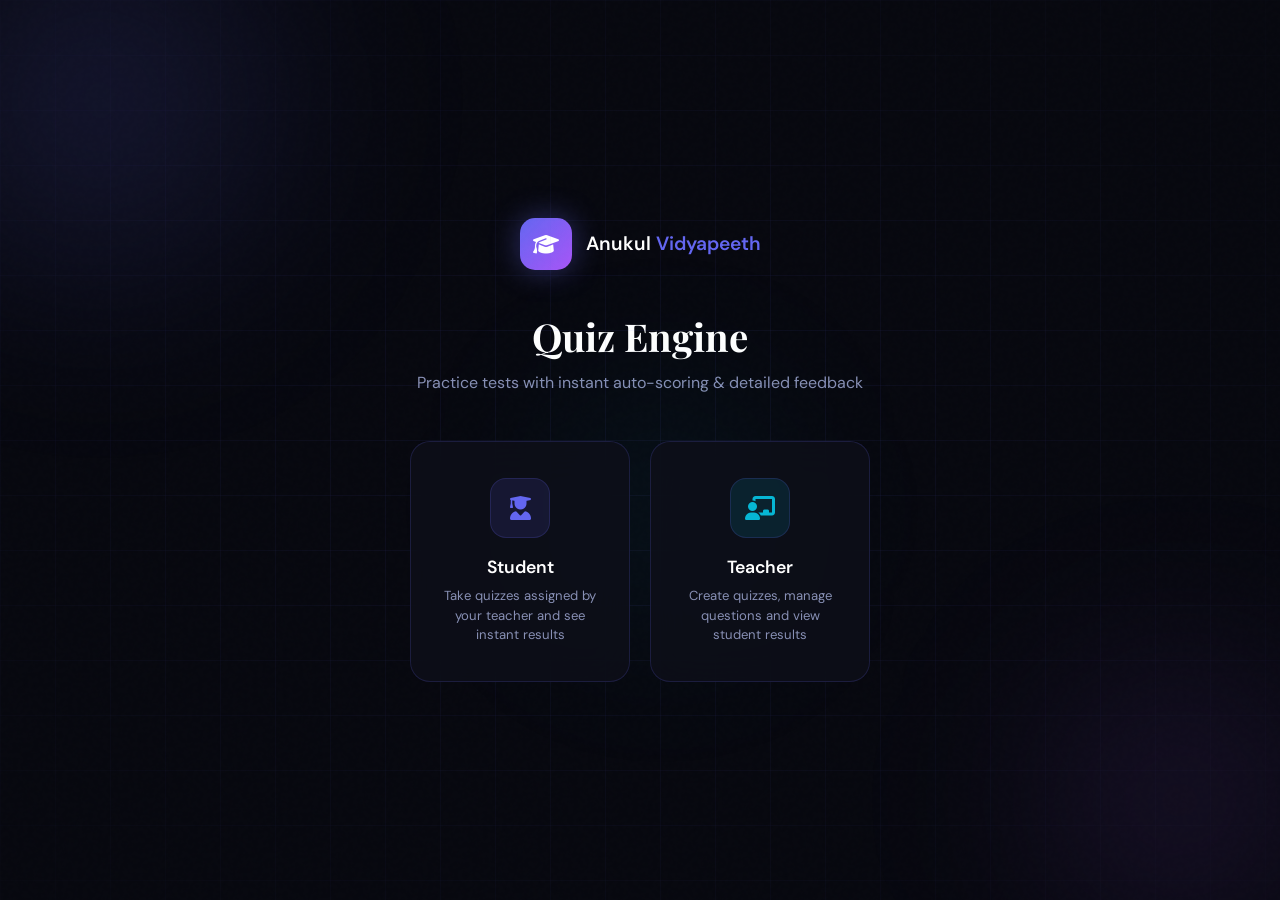
<file: quiz.html>
<!DOCTYPE html>
<html lang="en">
<head>
<meta charset="UTF-8">
<meta name="viewport" content="width=device-width, initial-scale=1.0">
<title>Anukul Vidyapeeth – Quiz Engine</title>
<link href="https://fonts.googleapis.com/css2?family=Playfair+Display:wght@700;900&family=DM+Sans:wght@300;400;500;600&display=swap" rel="stylesheet">
<link rel="stylesheet" href="https://cdnjs.cloudflare.com/ajax/libs/font-awesome/6.4.0/css/all.min.css">
<style>
*,*::before,*::after{box-sizing:border-box;margin:0;padding:0}
:root{
  --bg:#07080f;--bg2:#0e0f1a;--surface:#161828;--surface2:#1e2140;
  --border:rgba(99,102,241,0.18);--glow:#6366f1;--glow2:#a855f7;--glow3:#06b6d4;
  --gold:#f59e0b;--green:#22c55e;--red:#ef4444;
  --text:#e2e4f3;--muted:#8890b5;
  --font-h:'Playfair Display',serif;--font:'DM Sans',sans-serif;--r:14px;--r2:20px;
}
html{scroll-behavior:smooth}
body{font-family:var(--font);background:var(--bg);color:var(--text);min-height:100vh;overflow-x:hidden}
body::before{content:'';position:fixed;inset:0;pointer-events:none;z-index:0;opacity:.4;
  background-image:url("data:image/svg+xml,%3Csvg viewBox='0 0 200 200' xmlns='http://www.w3.org/2000/svg'%3E%3Cfilter id='n'%3E%3CfeTurbulence type='fractalNoise' baseFrequency='0.9' numOctaves='4'/%3E%3C/filter%3E%3Crect width='100%25' height='100%25' filter='url(%23n)' opacity='0.03'/%3E%3C/svg%3E")}

/* SCREENS */
.screen{display:none;animation:fadeIn .4s ease}
.screen.active{display:flex;flex-direction:column;min-height:100vh}
@keyframes fadeIn{from{opacity:0;transform:translateY(16px)}to{opacity:1;transform:none}}
@keyframes slideUp{from{opacity:0;transform:translateY(30px)}to{opacity:1;transform:none}}
@keyframes pop{0%{transform:scale(0.8);opacity:0}70%{transform:scale(1.05)}100%{transform:scale(1);opacity:1}}
@keyframes pulse{0%,100%{opacity:1}50%{opacity:.5}}
@keyframes spin{to{transform:rotate(360deg)}}
@keyframes countDown{from{stroke-dashoffset:0}to{stroke-dashoffset:283}}

/* SHARED */
.orb{position:fixed;border-radius:50%;filter:blur(90px);pointer-events:none;z-index:0}
.o1{width:500px;height:500px;background:radial-gradient(circle,rgba(99,102,241,.2),transparent 70%);top:-150px;left:-150px}
.o2{width:400px;height:400px;background:radial-gradient(circle,rgba(168,85,247,.15),transparent 70%);bottom:-100px;right:-100px}
.o3{width:300px;height:300px;background:radial-gradient(circle,rgba(6,182,212,.12),transparent 70%);top:40%;left:40%}
.grid{position:fixed;inset:0;background-image:linear-gradient(var(--border) 1px,transparent 1px),linear-gradient(90deg,var(--border) 1px,transparent 1px);background-size:55px 55px;mask-image:radial-gradient(ellipse 80% 80% at 50% 50%,black 20%,transparent 100%);opacity:.35;pointer-events:none;z-index:0}

.wrap{position:relative;z-index:2;width:100%;max-width:800px;margin:0 auto;padding:20px}
.center{display:flex;align-items:center;justify-content:center;flex:1}

/* ROLE SELECT */
#roleScreen .center{flex-direction:column;gap:0;padding:40px 20px}
.brand{display:flex;align-items:center;gap:14px;margin-bottom:40px}
.brand-icon{width:52px;height:52px;background:linear-gradient(135deg,var(--glow),var(--glow2));border-radius:15px;display:flex;align-items:center;justify-content:center;font-size:1.3rem;color:#fff;box-shadow:0 0 30px rgba(99,102,241,.4)}
.brand span{font-size:1.2rem;font-weight:600;color:#fff}
.brand em{color:var(--glow);font-style:normal}
.role-title{font-family:var(--font-h);font-size:2.4rem;color:#fff;text-align:center;margin-bottom:10px}
.role-sub{color:var(--muted);text-align:center;margin-bottom:48px;font-size:1rem}
.role-cards{display:flex;gap:20px;flex-wrap:wrap;justify-content:center}
.role-card{background:rgba(14,15,26,.8);backdrop-filter:blur(20px);border:1px solid var(--border);border-radius:var(--r2);padding:36px 32px;width:220px;text-align:center;cursor:pointer;transition:all .3s;position:relative;overflow:hidden}
.role-card::before{content:'';position:absolute;top:0;left:0;right:0;height:3px;background:var(--rc,linear-gradient(90deg,var(--glow),var(--glow2)));opacity:0;transition:opacity .3s}
.role-card:hover{border-color:var(--glow);transform:translateY(-6px);box-shadow:0 20px 60px rgba(99,102,241,.15)}
.role-card:hover::before{opacity:1}
.rc-icon{width:60px;height:60px;border-radius:16px;background:var(--rib,rgba(99,102,241,.12));display:flex;align-items:center;justify-content:center;font-size:1.5rem;color:var(--ric,var(--glow));margin:0 auto 18px;border:1px solid var(--border);transition:all .3s}
.role-card:hover .rc-icon{background:linear-gradient(135deg,var(--glow),var(--glow2));color:#fff}
.role-card h3{font-size:1.1rem;font-weight:600;color:#fff;margin-bottom:8px}
.role-card p{font-size:.82rem;color:var(--muted);line-height:1.5}

/* LOGIN */
#loginScreen .center{padding:20px}
.lbox{background:rgba(14,15,26,.88);backdrop-filter:blur(24px);border:1px solid var(--border);border-radius:var(--r2);padding:44px;width:100%;max-width:420px;box-shadow:0 0 80px rgba(99,102,241,.1)}
.lback{display:inline-flex;align-items:center;gap:8px;color:var(--muted);font-size:.85rem;cursor:pointer;margin-bottom:24px;transition:color .2s;background:none;border:none;font-family:var(--font)}
.lback:hover{color:var(--glow)}
.lbox h2{font-family:var(--font-h);font-size:1.8rem;color:#fff;margin-bottom:6px}
.lbox .sub{color:var(--muted);font-size:.88rem;margin-bottom:28px}
.role-tag{display:inline-flex;align-items:center;gap:6px;padding:4px 14px;border-radius:20px;font-size:.75rem;font-weight:600;margin-bottom:20px;text-transform:uppercase;letter-spacing:.06em}
.fg{margin-bottom:14px;position:relative}
.fg label{display:block;font-size:.76rem;font-weight:600;color:var(--muted);margin-bottom:5px;letter-spacing:.05em;text-transform:uppercase}
.fg input,.fg select{width:100%;background:var(--bg);border:1px solid var(--border);border-radius:10px;padding:13px 16px 13px 44px;color:var(--text);font-family:var(--font);font-size:.92rem;outline:none;transition:border-color .2s,box-shadow .2s;-webkit-appearance:none}
.fg input:focus,.fg select:focus{border-color:var(--glow);box-shadow:0 0 0 3px rgba(99,102,241,.1)}
.fg .fi{position:absolute;left:15px;bottom:14px;color:var(--muted);font-size:.88rem;transition:color .2s}
.fg:focus-within .fi{color:var(--glow)}
.lbtn{width:100%;background:linear-gradient(135deg,var(--glow),var(--glow2));color:#fff;padding:13px;border-radius:10px;border:none;font-family:var(--font);font-size:.95rem;font-weight:600;cursor:pointer;box-shadow:0 0 24px rgba(99,102,241,.35);transition:all .3s;display:flex;align-items:center;justify-content:center;gap:10px}
.lbtn:hover{transform:translateY(-2px);box-shadow:0 0 40px rgba(99,102,241,.55)}
.lbtn:disabled{opacity:.6;cursor:not-allowed;transform:none}
.lerr{background:rgba(239,68,68,.1);border:1px solid rgba(239,68,68,.3);border-radius:8px;padding:10px 14px;font-size:.83rem;color:var(--red);margin-top:12px;display:none;align-items:center;gap:8px}
.lerr.show{display:flex}
.demo{margin-top:18px;background:rgba(99,102,241,.06);border:1px solid var(--border);border-radius:10px;padding:13px;font-size:.8rem;color:var(--muted)}
.demo strong{color:var(--glow);display:block;margin-bottom:5px;font-size:.82rem}
.demo code{background:var(--surface);padding:2px 7px;border-radius:5px;color:var(--text);font-size:.78rem}

/* STUDENT LOBBY */
#lobbyScreen .wrap{padding:30px 20px}
.lobby-header{display:flex;align-items:center;justify-content:space-between;margin-bottom:32px}
.lobby-user{display:flex;align-items:center;gap:12px}
.u-av{width:42px;height:42px;border-radius:12px;background:linear-gradient(135deg,var(--glow),var(--glow2));display:flex;align-items:center;justify-content:center;font-size:1rem;color:#fff;font-weight:700}
.u-name strong{display:block;font-size:.92rem;color:#fff}
.u-name span{font-size:.76rem;color:var(--muted)}
.lobby-title{font-family:var(--font-h);font-size:2rem;color:#fff;margin-bottom:6px}
.lobby-sub{color:var(--muted);font-size:.92rem;margin-bottom:32px}
.quiz-grid{display:grid;grid-template-columns:repeat(auto-fill,minmax(280px,1fr));gap:18px;margin-bottom:32px}
.qcard{background:var(--surface);border:1px solid var(--border);border-radius:var(--r2);padding:24px;cursor:pointer;transition:all .3s;position:relative;overflow:hidden}
.qcard::before{content:'';position:absolute;top:0;left:0;right:0;height:3px;background:var(--qc,linear-gradient(90deg,var(--glow),var(--glow2)));opacity:.6;transition:opacity .3s}
.qcard:hover{transform:translateY(-5px);border-color:var(--glow);box-shadow:0 16px 50px rgba(99,102,241,.15)}
.qcard:hover::before{opacity:1}
.qcard-icon{width:48px;height:48px;border-radius:14px;background:var(--qib,rgba(99,102,241,.12));display:flex;align-items:center;justify-content:center;font-size:1.2rem;color:var(--qic,var(--glow));margin-bottom:16px;border:1px solid var(--border)}
.qcard h3{font-size:1rem;font-weight:600;color:#fff;margin-bottom:8px}
.qcard-meta{display:flex;gap:12px;flex-wrap:wrap;margin-bottom:14px}
.qm{font-size:.75rem;color:var(--muted);display:flex;align-items:center;gap:4px}
.qm i{font-size:.7rem;color:var(--glow)}
.qcard-footer{display:flex;align-items:center;justify-content:space-between}
.diff{font-size:.72rem;font-weight:600;padding:3px 10px;border-radius:20px}
.diff-easy{background:rgba(34,197,94,.12);color:var(--green)}
.diff-med{background:rgba(245,158,11,.12);color:var(--gold)}
.diff-hard{background:rgba(239,68,68,.12);color:var(--red)}
.start-btn{background:linear-gradient(135deg,var(--glow),var(--glow2));color:#fff;border:none;padding:7px 18px;border-radius:20px;font-size:.78rem;font-weight:600;cursor:pointer;font-family:var(--font);transition:all .2s;display:flex;align-items:center;gap:6px}
.start-btn:hover{opacity:.88;transform:scale(1.04)}
.qcard.done{opacity:.7}
.qcard.done::after{content:'✓ Completed';position:absolute;top:12px;right:12px;background:rgba(34,197,94,.15);border:1px solid rgba(34,197,94,.3);color:var(--green);font-size:.7rem;font-weight:600;padding:3px 10px;border-radius:20px}

/* QUIZ SCREEN */
#quizScreen{background:var(--bg)}
.quiz-topbar{position:sticky;top:0;z-index:50;background:rgba(7,8,15,.9);backdrop-filter:blur(20px);border-bottom:1px solid var(--border);padding:14px 24px;display:flex;align-items:center;gap:16px}
.quiz-info{flex:1}
.quiz-info h2{font-size:.95rem;font-weight:600;color:#fff}
.quiz-info p{font-size:.76rem;color:var(--muted);margin-top:2px}
.timer-wrap{display:flex;align-items:center;gap:10px}
.timer-ring{position:relative;width:50px;height:50px}
.timer-ring svg{transform:rotate(-90deg)}
.timer-num{position:absolute;inset:0;display:flex;align-items:center;justify-content:center;font-size:.8rem;font-weight:700;color:#fff;font-family:var(--font-h)}
.q-progress-bar{height:3px;background:var(--surface2);position:sticky;top:65px;z-index:49}
.q-progress-fill{height:100%;background:linear-gradient(90deg,var(--glow),var(--glow2));transition:width .4s ease}
.quiz-body{max-width:720px;margin:0 auto;padding:32px 20px}
.q-counter{font-size:.78rem;font-weight:600;letter-spacing:.1em;text-transform:uppercase;color:var(--glow);margin-bottom:12px}
.q-text{font-family:var(--font-h);font-size:1.5rem;color:#fff;line-height:1.5;margin-bottom:32px}
.options{display:flex;flex-direction:column;gap:12px;margin-bottom:32px}
.opt{background:var(--surface);border:2px solid var(--border);border-radius:var(--r2);padding:16px 20px;cursor:pointer;transition:all .25s;display:flex;align-items:center;gap:16px;position:relative;overflow:hidden}
.opt:hover{border-color:var(--glow);background:rgba(99,102,241,.06);transform:translateX(4px)}
.opt.selected{border-color:var(--glow);background:rgba(99,102,241,.1)}
.opt.correct{border-color:var(--green);background:rgba(34,197,94,.1);animation:pop .4s ease}
.opt.wrong{border-color:var(--red);background:rgba(239,68,68,.1)}
.opt.reveal-correct{border-color:var(--green);background:rgba(34,197,94,.06)}
.opt-letter{width:36px;height:36px;border-radius:10px;background:var(--surface2);border:1px solid var(--border);display:flex;align-items:center;justify-content:center;font-size:.85rem;font-weight:700;color:var(--muted);flex-shrink:0;transition:all .25s}
.opt.selected .opt-letter,.opt:hover .opt-letter{background:var(--glow);color:#fff;border-color:var(--glow)}
.opt.correct .opt-letter{background:var(--green);color:#fff;border-color:var(--green)}
.opt.wrong .opt-letter{background:var(--red);color:#fff;border-color:var(--red)}
.opt-text{font-size:.95rem;color:var(--text);flex:1;line-height:1.4}
.opt-icon{margin-left:auto;font-size:1rem;display:none}
.opt.correct .opt-icon,.opt.wrong .opt-icon{display:block}
.opt.correct .opt-icon::before{content:'✓';color:var(--green)}
.opt.wrong .opt-icon::before{content:'✗';color:var(--red)}
.quiz-nav{display:flex;align-items:center;justify-content:space-between;padding-top:8px}
.nav-btn{display:flex;align-items:center;gap:8px;padding:12px 24px;border-radius:50px;font-size:.9rem;font-weight:600;cursor:pointer;border:none;font-family:var(--font);transition:all .3s}
.nav-next{background:linear-gradient(135deg,var(--glow),var(--glow2));color:#fff;box-shadow:0 0 20px rgba(99,102,241,.3)}
.nav-next:hover{transform:translateY(-2px);box-shadow:0 0 40px rgba(99,102,241,.5)}
.nav-next:disabled{opacity:.4;cursor:not-allowed;transform:none}
.nav-skip{background:var(--surface);border:1px solid var(--border);color:var(--muted)}
.nav-skip:hover{color:var(--text);border-color:var(--glow)}
.q-dots{display:flex;gap:6px;flex-wrap:wrap;max-width:300px}
.qdot{width:10px;height:10px;border-radius:50%;background:var(--surface2);border:1px solid var(--border);transition:all .3s;cursor:default}
.qdot.answered{background:var(--glow);border-color:var(--glow)}
.qdot.current{background:var(--glow2);border-color:var(--glow2);animation:pulse 1.5s infinite}
.qdot.skipped{background:var(--gold);border-color:var(--gold)}
.feedback-bar{margin-bottom:20px;padding:14px 18px;border-radius:var(--r);display:flex;align-items:center;gap:12px;animation:slideUp .3s ease;display:none}
.feedback-bar.show{display:flex}
.fb-correct{background:rgba(34,197,94,.1);border:1px solid rgba(34,197,94,.25);color:var(--green)}
.fb-wrong{background:rgba(239,68,68,.1);border:1px solid rgba(239,68,68,.25);color:var(--red)}
.fb-icon{width:32px;height:32px;border-radius:8px;display:flex;align-items:center;justify-content:center;font-size:1rem;flex-shrink:0}
.fb-correct .fb-icon{background:rgba(34,197,94,.15)}
.fb-wrong .fb-icon{background:rgba(239,68,68,.15)}

/* RESULTS SCREEN */
#resultScreen .wrap{padding:30px 20px;text-align:center}
.result-hero{margin-bottom:36px}
.score-ring{position:relative;width:160px;height:160px;margin:0 auto 24px}
.score-ring svg{transform:rotate(-90deg)}
.score-center{position:absolute;inset:0;display:flex;flex-direction:column;align-items:center;justify-content:center}
.score-center .big{font-family:var(--font-h);font-size:2.8rem;font-weight:900;color:#fff;line-height:1}
.score-center .lbl{font-size:.75rem;color:var(--muted);margin-top:4px}
.grade-badge{display:inline-flex;align-items:center;gap:8px;padding:8px 24px;border-radius:50px;font-size:1rem;font-weight:700;margin-bottom:16px;letter-spacing:.05em}
.result-title{font-family:var(--font-h);font-size:1.8rem;color:#fff;margin-bottom:8px}
.result-sub{color:var(--muted);font-size:.92rem;margin-bottom:36px}
.result-stats{display:grid;grid-template-columns:repeat(4,1fr);gap:14px;max-width:600px;margin:0 auto 36px}
.rs{background:var(--surface);border:1px solid var(--border);border-radius:var(--r2);padding:20px;text-align:center}
.rs .num{font-family:var(--font-h);font-size:1.8rem;font-weight:700;color:#fff}
.rs .lbl{font-size:.76rem;color:var(--muted);margin-top:4px}
.review-list{text-align:left;max-width:680px;margin:0 auto 32px}
.review-list h3{font-size:1rem;font-weight:600;color:#fff;margin-bottom:16px;text-align:left}
.rq{background:var(--surface);border:1px solid var(--border);border-radius:var(--r2);padding:20px;margin-bottom:12px;transition:border-color .2s}
.rq:hover{border-color:var(--glow)}
.rq-top{display:flex;align-items:flex-start;gap:12px;margin-bottom:12px}
.rq-num{width:28px;height:28px;border-radius:8px;display:flex;align-items:center;justify-content:center;font-size:.75rem;font-weight:700;flex-shrink:0}
.rq-q{font-size:.9rem;color:#fff;flex:1;line-height:1.5}
.rq-answers{display:flex;gap:10px;flex-wrap:wrap;font-size:.82rem}
.ans-your{background:rgba(239,68,68,.1);border:1px solid rgba(239,68,68,.25);color:var(--red);padding:5px 12px;border-radius:8px;display:flex;align-items:center;gap:5px}
.ans-correct{background:rgba(34,197,94,.1);border:1px solid rgba(34,197,94,.25);color:var(--green);padding:5px 12px;border-radius:8px;display:flex;align-items:center;gap:5px}
.ans-ok{background:rgba(34,197,94,.1);border:1px solid rgba(34,197,94,.25);color:var(--green);padding:5px 12px;border-radius:8px;display:flex;align-items:center;gap:5px}
.result-actions{display:flex;gap:14px;justify-content:center;flex-wrap:wrap}
.btn-primary{background:linear-gradient(135deg,var(--glow),var(--glow2));color:#fff;padding:13px 30px;border-radius:50px;border:none;font-family:var(--font);font-size:.95rem;font-weight:600;cursor:pointer;box-shadow:0 0 24px rgba(99,102,241,.35);transition:all .3s;display:inline-flex;align-items:center;gap:8px}
.btn-primary:hover{transform:translateY(-2px);box-shadow:0 0 40px rgba(99,102,241,.55)}
.btn-ghost{background:var(--surface);border:1px solid var(--border);color:var(--text);padding:13px 30px;border-radius:50px;font-family:var(--font);font-size:.95rem;font-weight:600;cursor:pointer;transition:all .3s;display:inline-flex;align-items:center;gap:8px}
.btn-ghost:hover{border-color:var(--glow);color:var(--glow)}

/* TEACHER SCREEN */
#teacherScreen{background:var(--bg)}
.t-topbar{position:sticky;top:0;z-index:50;background:rgba(7,8,15,.88);backdrop-filter:blur(20px);border-bottom:1px solid var(--border);padding:14px 28px;display:flex;align-items:center;justify-content:space-between}
.t-topbar h1{font-size:1rem;font-weight:600;color:#fff}
.t-tabs{display:flex;background:var(--surface);border-radius:10px;padding:4px;gap:4px;margin-bottom:24px}
.t-tab{flex:1;padding:9px;border:none;background:transparent;color:var(--muted);font-family:var(--font);font-size:.85rem;font-weight:500;border-radius:8px;cursor:pointer;transition:all .2s}
.t-tab.active{background:linear-gradient(135deg,var(--glow),var(--glow2));color:#fff;box-shadow:0 0 14px rgba(99,102,241,.35)}
.tpanel{display:none}.tpanel.active{display:block;animation:fadeIn .3s ease}
.fsec{background:var(--surface);border:1px solid var(--border);border-radius:var(--r2);padding:26px;margin-bottom:20px}
.fsec h3{font-size:.95rem;font-weight:600;color:#fff;margin-bottom:18px;padding-bottom:12px;border-bottom:1px solid var(--border)}
.frow{display:grid;gap:14px;margin-bottom:14px}
.c2{grid-template-columns:1fr 1fr}.c3{grid-template-columns:1fr 1fr 1fr}
.fg2{display:flex;flex-direction:column;gap:5px}
.fg2 label{font-size:.76rem;font-weight:600;color:var(--muted);text-transform:uppercase;letter-spacing:.05em}
.fg2 input,.fg2 select,.fg2 textarea{background:var(--bg);border:1px solid var(--border);border-radius:10px;padding:11px 14px;color:var(--text);font-family:var(--font);font-size:.9rem;outline:none;transition:border-color .2s;-webkit-appearance:none}
.fg2 input:focus,.fg2 select:focus,.fg2 textarea:focus{border-color:var(--glow);box-shadow:0 0 0 3px rgba(99,102,241,.08)}
.fg2 select option{background:var(--bg2)}
.q-builder{display:flex;flex-direction:column;gap:16px;margin-bottom:16px}
.qb-item{background:var(--bg2);border:1px solid var(--border);border-radius:var(--r2);padding:20px;position:relative;transition:border-color .2s}
.qb-item:hover{border-color:var(--glow)}
.qb-num{font-size:.72rem;font-weight:600;letter-spacing:.1em;text-transform:uppercase;color:var(--glow);margin-bottom:10px}
.qb-item input[type=text]{width:100%;background:var(--bg);border:1px solid var(--border);border-radius:10px;padding:11px 14px;color:var(--text);font-family:var(--font);font-size:.9rem;outline:none;margin-bottom:12px;transition:border-color .2s}
.qb-item input[type=text]:focus{border-color:var(--glow)}
.opts-grid{display:grid;grid-template-columns:1fr 1fr;gap:8px;margin-bottom:12px}
.opt-inp{display:flex;align-items:center;gap:8px;background:var(--bg);border:1px solid var(--border);border-radius:10px;padding:8px 12px;transition:border-color .2s}
.opt-inp:focus-within{border-color:var(--glow)}
.opt-inp span{font-size:.78rem;font-weight:700;color:var(--muted);width:16px;flex-shrink:0}
.opt-inp input{flex:1;background:transparent;border:none;color:var(--text);font-family:var(--font);font-size:.85rem;outline:none}
.opt-inp.correct-opt{border-color:var(--green);background:rgba(34,197,94,.05)}
.opt-inp.correct-opt span{color:var(--green)}
.correct-sel{display:flex;align-items:center;gap:8px;font-size:.8rem;color:var(--muted)}
.correct-sel select{background:var(--bg);border:1px solid var(--border);border-radius:8px;padding:6px 12px;color:var(--text);font-family:var(--font);font-size:.8rem;outline:none;-webkit-appearance:none}
.correct-sel select:focus{border-color:var(--green)}
.del-q{position:absolute;top:14px;right:14px;background:rgba(239,68,68,.1);border:1px solid rgba(239,68,68,.2);color:var(--red);width:30px;height:30px;border-radius:8px;cursor:pointer;display:flex;align-items:center;justify-content:center;font-size:.8rem;transition:all .2s}
.del-q:hover{background:rgba(239,68,68,.2)}
.add-q-btn{width:100%;background:rgba(99,102,241,.08);border:2px dashed var(--border);border-radius:var(--r2);padding:16px;color:var(--glow);font-family:var(--font);font-size:.88rem;font-weight:500;cursor:pointer;transition:all .2s;display:flex;align-items:center;justify-content:center;gap:8px}
.add-q-btn:hover{border-color:var(--glow);background:rgba(99,102,241,.12)}
.btn-lg{width:100%;padding:13px;border-radius:12px;font-size:.95rem;font-weight:600;cursor:pointer;border:none;font-family:var(--font);transition:all .3s;display:flex;align-items:center;justify-content:center;gap:8px;margin-top:8px}
.btn-p{background:linear-gradient(135deg,var(--glow),var(--glow2));color:#fff;box-shadow:0 0 20px rgba(99,102,241,.3)}
.btn-p:hover{transform:translateY(-2px);box-shadow:0 0 40px rgba(99,102,241,.5)}
.tbl{width:100%;border-collapse:collapse;font-size:.84rem}
.tbl th{background:var(--surface2);color:var(--muted);font-weight:500;padding:10px 14px;text-align:left;font-size:.74rem;text-transform:uppercase;letter-spacing:.07em}
.tbl th:first-child{border-radius:10px 0 0 10px}.tbl th:last-child{border-radius:0 10px 10px 0}
.tbl td{padding:12px 14px;border-bottom:1px solid rgba(99,102,241,.06);color:var(--text);vertical-align:middle}
.tbl tr:last-child td{border-bottom:none}
.tbl tr:hover td{background:rgba(99,102,241,.03)}
.pill{display:inline-flex;align-items:center;gap:4px;padding:3px 10px;border-radius:20px;font-size:.73rem;font-weight:500}
.pg{background:rgba(34,197,94,.12);color:var(--green)}
.py{background:rgba(245,158,11,.12);color:var(--gold)}
.pr{background:rgba(239,68,68,.12);color:var(--red)}
.pb{background:rgba(99,102,241,.12);color:var(--glow)}
.pc{background:rgba(6,182,212,.12);color:var(--glow3)}
.av{width:32px;height:32px;border-radius:9px;background:linear-gradient(135deg,var(--glow),var(--glow2));display:flex;align-items:center;justify-content:center;font-size:.8rem;font-weight:700;color:#fff;flex-shrink:0}
.pbar-bg{height:5px;background:var(--surface2);border-radius:3px;overflow:hidden;margin-top:4px}
.pbar{height:100%;border-radius:3px;transition:width .8s ease}
.toast{position:fixed;bottom:24px;right:24px;z-index:9999;background:var(--surface);border:1px solid var(--border);border-radius:13px;padding:13px 20px;display:flex;align-items:center;gap:12px;font-size:.87rem;color:var(--text);box-shadow:0 8px 40px rgba(0,0,0,.4);transform:translateY(100px);opacity:0;transition:all .4s cubic-bezier(.34,1.56,.64,1);max-width:320px;pointer-events:none}
.toast.show{transform:translateY(0);opacity:1}
.tic{width:30px;height:30px;border-radius:8px;display:flex;align-items:center;justify-content:center;flex-shrink:0}
@media(max-width:640px){.role-cards{flex-direction:column;align-items:center}.result-stats{grid-template-columns:1fr 1fr}.q-text{font-size:1.2rem}.quiz-body{padding:20px 14px}.c2,.c3{grid-template-columns:1fr}.opts-grid{grid-template-columns:1fr}}
</style>
</head>
<body>
<div class="grid"></div>
<div class="orb o1"></div><div class="orb o2"></div><div class="orb o3"></div>

<!-- ══ ROLE SELECT ══════════════════════════════════ -->
<div id="roleScreen" class="screen active">
  <div class="center">
    <div class="brand">
      <div class="brand-icon"><i class="fa-solid fa-graduation-cap"></i></div>
      <span>Anukul <em>Vidyapeeth</em></span>
    </div>
    <h1 class="role-title">Quiz Engine</h1>
    <p class="role-sub">Practice tests with instant auto-scoring & detailed feedback</p>
    <div class="role-cards">
      <div class="role-card" style="--rc:linear-gradient(90deg,var(--glow),var(--glow2));--rib:rgba(99,102,241,.12);--ric:var(--glow)" onclick="go('loginScreen','student')">
        <div class="rc-icon"><i class="fa-solid fa-user-graduate"></i></div>
        <h3>Student</h3>
        <p>Take quizzes assigned by your teacher and see instant results</p>
      </div>
      <div class="role-card" style="--rc:linear-gradient(90deg,var(--glow3),var(--glow));--rib:rgba(6,182,212,.12);--ric:var(--glow3)" onclick="go('loginScreen','teacher')">
        <div class="rc-icon" style="background:rgba(6,182,212,.12);color:var(--glow3)"><i class="fa-solid fa-chalkboard-user"></i></div>
        <h3>Teacher</h3>
        <p>Create quizzes, manage questions and view student results</p>
      </div>
    </div>
  </div>
</div>

<!-- ══ LOGIN ════════════════════════════════════════ -->
<div id="loginScreen" class="screen">
  <div class="center">
    <div class="lbox">
      <button class="lback" onclick="go('roleScreen')"><i class="fa-solid fa-arrow-left"></i> Back</button>
      <div class="role-tag" id="roleTag" style="background:rgba(99,102,241,.1);border:1px solid rgba(99,102,241,.2);color:var(--glow)">
        <i class="fa-solid fa-user-graduate"></i> Student Login
      </div>
      <h2>Sign In</h2>
      <p class="sub" id="loginSub">Enter your credentials to access quizzes</p>
      <div class="fg">
        <label>Roll No / Email</label>
        <input type="text" id="lid" placeholder="e.g. AV2026001">
        <i class="fa-solid fa-user fi"></i>
      </div>
      <div class="fg">
        <label>Password</label>
        <input type="password" id="lpw" placeholder="Your password">
        <i class="fa-solid fa-lock fi"></i>
      </div>
      <button class="lbtn" onclick="doLogin()" id="lbtn"><i class="fa-solid fa-right-to-bracket"></i> Sign In</button>
      <div class="lerr" id="lerr"><i class="fa-solid fa-circle-exclamation"></i> Invalid credentials</div>
      <div class="demo" id="demoBox">
        <strong><i class="fa-solid fa-circle-info"></i> Demo</strong>
        Student: <code>AV2026001</code> / <code>student123</code><br>
        Teacher: <code>abhinas@av.com</code> / <code>math123</code>
      </div>
    </div>
  </div>
</div>

<!-- ══ STUDENT LOBBY ════════════════════════════════ -->
<div id="lobbyScreen" class="screen">
  <div class="wrap">
    <div class="lobby-header">
      <div class="lobby-user">
        <div class="u-av" id="lobAv">R</div>
        <div class="u-name">
          <strong id="lobName">Riya Patel</strong>
          <span id="lobClass">Class 8 · CBSE</span>
        </div>
      </div>
      <button class="btn-ghost" style="padding:8px 16px;font-size:.82rem" onclick="go('roleScreen')"><i class="fa-solid fa-right-from-bracket"></i> Logout</button>
    </div>
    <div class="lobby-title">Available Quizzes</div>
    <p class="lobby-sub">Select a quiz to start. Your results are saved automatically.</p>
    <div class="quiz-grid" id="quizGrid"></div>

    <!-- Past results -->
    <h3 style="font-size:1rem;font-weight:600;color:#fff;margin-bottom:16px">My Recent Scores</h3>
    <div style="background:var(--surface);border:1px solid var(--border);border-radius:var(--r2);overflow:hidden">
      <table class="tbl">
        <thead><tr><th>Quiz</th><th>Subject</th><th>Score</th><th>Grade</th><th>Date</th></tr></thead>
        <tbody id="pastScores"></tbody>
      </table>
    </div>
  </div>
</div>

<!-- ══ QUIZ TAKING ═══════════════════════════════════ -->
<div id="quizScreen" class="screen">
  <div class="quiz-topbar">
    <div class="quiz-info">
      <h2 id="qTitle">Quiz Title</h2>
      <p id="qSubInfo">Subject · Class</p>
    </div>
    <div class="q-dots" id="qDots"></div>
    <div class="timer-wrap">
      <div class="timer-ring">
        <svg width="50" height="50" viewBox="0 0 50 50">
          <circle cx="25" cy="25" r="20" fill="none" stroke="rgba(99,102,241,.15)" stroke-width="4"/>
          <circle id="timerArc" cx="25" cy="25" r="20" fill="none" stroke="url(#tg)" stroke-width="4"
            stroke-dasharray="126" stroke-dashoffset="0" stroke-linecap="round"/>
          <defs><linearGradient id="tg" x1="0%" y1="0%" x2="100%" y2="0%">
            <stop offset="0%" stop-color="#6366f1"/><stop offset="100%" stop-color="#a855f7"/>
          </linearGradient></defs>
        </svg>
        <div class="timer-num" id="timerNum">30</div>
      </div>
    </div>
  </div>
  <div class="q-progress-bar"><div class="q-progress-fill" id="qProgressFill" style="width:0%"></div></div>
  <div class="quiz-body">
    <div class="q-counter" id="qCounter">Question 1 of 10</div>
    <div class="q-text" id="qText">Question text goes here</div>
    <div class="feedback-bar" id="feedbackBar">
      <div class="fb-icon" id="fbIcon"></div>
      <div>
        <div id="fbTitle" style="font-weight:600;font-size:.88rem;margin-bottom:2px"></div>
        <div id="fbExp" style="font-size:.8rem;opacity:.8"></div>
      </div>
    </div>
    <div class="options" id="optionsWrap"></div>
    <div class="quiz-nav">
      <button class="nav-btn nav-skip" id="skipBtn" onclick="skipQ()"><i class="fa-solid fa-forward"></i> Skip</button>
      <button class="nav-btn nav-next" id="nextBtn" onclick="nextQ()" disabled><i class="fa-solid fa-arrow-right"></i> Next</button>
    </div>
  </div>
</div>

<!-- ══ RESULT SCREEN ════════════════════════════════ -->
<div id="resultScreen" class="screen">
  <div class="wrap" style="padding-top:40px">
    <div class="result-hero">
      <div class="score-ring">
        <svg width="160" height="160" viewBox="0 0 160 160">
          <circle cx="80" cy="80" r="65" fill="none" stroke="rgba(99,102,241,.12)" stroke-width="12"/>
          <circle id="scoreArc" cx="80" cy="80" r="65" fill="none" stroke="url(#sg)" stroke-width="12"
            stroke-dasharray="408" stroke-dashoffset="408" stroke-linecap="round"/>
          <defs><linearGradient id="sg" x1="0%" y1="0%" x2="100%" y2="0%">
            <stop offset="0%" stop-color="#6366f1"/><stop offset="100%" stop-color="#a855f7"/>
          </linearGradient></defs>
        </svg>
        <div class="score-center">
          <div class="big" id="scorePct">0%</div>
          <div class="lbl">Your Score</div>
        </div>
      </div>
      <div class="grade-badge" id="gradeBadge">A+</div>
      <h1 class="result-title" id="resultTitle">Excellent Work!</h1>
      <p class="result-sub" id="resultSub">You answered 9 out of 10 correctly</p>
    </div>
    <div class="result-stats">
      <div class="rs"><div class="num" id="rsCorrect" style="color:var(--green)">—</div><div class="lbl">Correct</div></div>
      <div class="rs"><div class="num" id="rsWrong" style="color:var(--red)">—</div><div class="lbl">Wrong</div></div>
      <div class="rs"><div class="num" id="rsSkipped" style="color:var(--gold)">—</div><div class="lbl">Skipped</div></div>
      <div class="rs"><div class="num" id="rsTime" style="color:var(--glow3)">—</div><div class="lbl">Time Taken</div></div>
    </div>
    <div class="review-list">
      <h3>Question Review</h3>
      <div id="reviewWrap"></div>
    </div>
    <div class="result-actions">
      <button class="btn-primary" onclick="go('lobbyScreen')"><i class="fa-solid fa-house"></i> Back to Lobby</button>
      <button class="btn-ghost" onclick="retryQuiz()"><i class="fa-solid fa-rotate-right"></i> Retry Quiz</button>
    </div>
  </div>
</div>

<!-- ══ TEACHER PANEL ════════════════════════════════ -->
<div id="teacherScreen" class="screen">
  <div class="t-topbar">
    <h1><i class="fa-solid fa-chalkboard-user" style="color:var(--glow3);margin-right:8px"></i> Teacher — Quiz Manager</h1>
    <div style="display:flex;align-items:center;gap:10px">
      <div class="u-av" style="background:linear-gradient(135deg,var(--glow3),var(--glow))" id="tAv">A</div>
      <button class="btn-ghost" style="padding:7px 14px;font-size:.8rem" onclick="go('roleScreen')"><i class="fa-solid fa-right-from-bracket"></i> Logout</button>
    </div>
  </div>
  <div style="max-width:900px;margin:0 auto;padding:28px 20px">
    <div class="t-tabs">
      <button class="t-tab active" onclick="tTab('create',this)"><i class="fa-solid fa-plus"></i> Create Quiz</button>
      <button class="t-tab" onclick="tTab('manage',this)"><i class="fa-solid fa-list"></i> My Quizzes</button>
      <button class="t-tab" onclick="tTab('results',this)"><i class="fa-solid fa-chart-bar"></i> Student Results</button>
    </div>

    <!-- CREATE QUIZ -->
    <div class="tpanel active" id="tp-create">
      <div class="fsec">
        <h3><i class="fa-solid fa-circle-info" style="color:var(--glow)"></i> Quiz Details</h3>
        <div class="frow c2">
          <div class="fg2"><label>Quiz Title</label><input type="text" id="qzTitle" placeholder="e.g. Mathematics Unit Test 3"></div>
          <div class="fg2"><label>Subject</label>
            <select id="qzSub"><option>Mathematics</option><option>Science</option><option>English</option><option>Hindi</option><option>Social Science</option></select>
          </div>
        </div>
        <div class="frow c3">
          <div class="fg2"><label>Target Class</label>
            <select id="qzClass"><option>Class 8A</option><option>Class 8B</option><option>Class 7B</option><option>Class 9A</option><option>All Classes</option></select>
          </div>
          <div class="fg2"><label>Time Per Question</label>
            <select id="qzTime"><option value="15">15 seconds</option><option value="30" selected>30 seconds</option><option value="45">45 seconds</option><option value="60">1 minute</option></select>
          </div>
          <div class="fg2"><label>Difficulty</label>
            <select id="qzDiff"><option value="Easy">Easy</option><option value="Medium" selected>Medium</option><option value="Hard">Hard</option></select>
          </div>
        </div>
      </div>

      <div class="fsec">
        <h3><i class="fa-solid fa-list-ol" style="color:var(--glow)"></i> Questions <span style="color:var(--muted);font-weight:400;font-size:.85rem" id="qCount">(0 added)</span></h3>
        <div class="q-builder" id="qBuilder"></div>
        <button class="add-q-btn" onclick="addQ()"><i class="fa-solid fa-plus"></i> Add Question</button>
      </div>

      <button class="btn-lg btn-p" onclick="publishQuiz()"><i class="fa-solid fa-paper-plane"></i> Publish Quiz to Students</button>
    </div>

    <!-- MANAGE QUIZZES -->
    <div class="tpanel" id="tp-manage">
      <div style="background:var(--surface);border:1px solid var(--border);border-radius:var(--r2);overflow:hidden">
        <div style="padding:16px 22px;border-bottom:1px solid var(--border);display:flex;align-items:center;justify-content:space-between">
          <h2 style="font-size:.95rem;font-weight:600;color:#fff">Published Quizzes</h2>
          <button class="btn-p" style="padding:7px 16px;border-radius:20px;font-size:.78rem;font-weight:600;cursor:pointer;border:none;font-family:var(--font);display:inline-flex;align-items:center;gap:5px" onclick="tTab('create',document.querySelector('.t-tab'))"><i class="fa-solid fa-plus"></i> New Quiz</button>
        </div>
        <div style="overflow-x:auto;padding:0 12px 12px">
          <table class="tbl" id="quizManageTbl"></table>
        </div>
      </div>
    </div>

    <!-- RESULTS -->
    <div class="tpanel" id="tp-results">
      <div style="background:var(--surface);border:1px solid var(--border);border-radius:var(--r2);overflow:hidden;margin-bottom:20px">
        <div style="padding:16px 22px;border-bottom:1px solid var(--border)"><h2 style="font-size:.95rem;font-weight:600;color:#fff">All Student Results</h2></div>
        <div style="overflow-x:auto;padding:0 12px 12px">
          <table class="tbl" id="resultsTbl"></table>
        </div>
      </div>
      <div style="display:grid;grid-template-columns:1fr 1fr;gap:18px">
        <div style="background:var(--surface);border:1px solid var(--border);border-radius:var(--r2);padding:22px">
          <h3 style="font-size:.9rem;font-weight:600;color:#fff;margin-bottom:16px">Average by Subject</h3>
          ${[['Mathematics',82,'var(--glow)'],['Science',76,'var(--glow3)'],['English',71,'#c084fc'],['Hindi',79,'var(--gold)']].map(([s,v,c])=>`
          <div style="margin-bottom:12px"><div style="display:flex;justify-content:space-between;font-size:.82rem;margin-bottom:4px"><span style="color:var(--text)">${s}</span><span style="color:var(--muted)">${v}%</span></div>
          <div class="pbar-bg"><div class="pbar" style="width:${v}%;background:linear-gradient(90deg,${c},var(--glow2))"></div></div></div>`).join('')}
        </div>
        <div style="background:var(--surface);border:1px solid var(--border);border-radius:var(--r2);padding:22px">
          <h3 style="font-size:.9rem;font-weight:600;color:#fff;margin-bottom:16px">Grade Distribution</h3>
          ${[['A+',18,'var(--green)'],['A',24,'var(--glow)'],['B+',20,'var(--glow3)'],['B',15,'var(--gold)'],['C & below',8,'var(--red)']].map(([g,v,c])=>`
          <div style="display:flex;align-items:center;gap:10px;margin-bottom:10px">
            <span style="font-size:.8rem;font-weight:600;color:${c};width:28px">${g}</span>
            <div class="pbar-bg" style="flex:1"><div class="pbar" style="width:${v*100/24}%;background:${c}"></div></div>
            <span style="font-size:.78rem;color:var(--muted);width:20px;text-align:right">${v}</span>
          </div>`).join('')}
        </div>
      </div>
    </div>
  </div>
</div>

<div class="toast" id="toastEl"><div class="tic" id="tic"></div><span id="tmsg"></span></div>

<script>
/* ══ DATA ══════════════════════════════════════════ */
const USERS = {
  'AV2026001':{pw:'student123',role:'student',name:'Riya Patel',cls:'Class 8 · CBSE',ini:'R'},
  'AV2026002':{pw:'student123',role:'student',name:'Arjun Sahoo',cls:'Class 8 · CBSE',ini:'A'},
  'abhinas@av.com':{pw:'math123',role:'teacher',name:'Abhinas Dash',sub:'Mathematics',ini:'A'},
  'priya@av.com':{pw:'eng123',role:'teacher',name:'Priya Rani',sub:'English',ini:'P'},
};

const QUIZZES = [
  {
    id:1, title:'Mathematics — Algebra Basics', subject:'Mathematics', cls:'Class 8A',
    qCount:8, time:30, diff:'Medium', icon:'fa-square-root-variable', color:'var(--glow)',
    bg:'rgba(99,102,241,.12)', bar:'linear-gradient(90deg,var(--glow),var(--glow2))',
    questions:[
      {q:'What is the value of x in: 2x + 6 = 14?',opts:['x = 3','x = 4','x = 5','x = 6'],ans:1,exp:'2x = 14 - 6 = 8, so x = 4'},
      {q:'Simplify: 3a + 2b + 5a - b',opts:['8a + b','8a - b','8a + 3b','6a + b'],ans:0,exp:'3a + 5a = 8a, 2b - b = b, so 8a + b'},
      {q:'Which of the following is a monomial?',opts:['x + y','3x²','x + 2y + z','4a - 2b'],ans:1,exp:'A monomial has only one term. 3x² is a single term.'},
      {q:'What is the coefficient of x in 7x + 3?',opts:['3','7','10','x'],ans:1,exp:'The coefficient is the number multiplying the variable, which is 7.'},
      {q:'Solve: 5(x - 2) = 15',opts:['x = 1','x = 3','x = 5','x = 7'],ans:2,exp:'5x - 10 = 15, 5x = 25, x = 5'},
      {q:'What is the degree of polynomial 4x³ + 2x - 1?',opts:['1','2','3','4'],ans:2,exp:'The degree is the highest power of the variable, which is 3.'},
      {q:'Factor: x² - 9',opts:['(x-3)(x-3)','(x+3)(x-3)','(x+9)(x-1)','(x-1)(x+9)'],ans:1,exp:'Difference of squares: a² - b² = (a+b)(a-b), so (x+3)(x-3)'},
      {q:'If 3x = 21, what is the value of 6x?',opts:['7','21','42','63'],ans:2,exp:'x = 7, so 6x = 42'},
    ]
  },
  {
    id:2, title:'Science — Human Body Systems', subject:'Science', cls:'Class 8A',
    qCount:6, time:30, diff:'Easy', icon:'fa-flask', color:'var(--glow3)',
    bg:'rgba(6,182,212,.12)', bar:'linear-gradient(90deg,var(--glow3),var(--glow))',
    questions:[
      {q:'Which organ pumps blood throughout the body?',opts:['Lungs','Liver','Heart','Kidney'],ans:2,exp:'The heart is a muscular organ that pumps blood through the circulatory system.'},
      {q:'What is the basic unit of life?',opts:['Tissue','Organ','Cell','Atom'],ans:2,exp:'The cell is considered the basic structural and functional unit of life.'},
      {q:'Which gas is absorbed by plants during photosynthesis?',opts:['Oxygen','Nitrogen','Carbon Dioxide','Hydrogen'],ans:2,exp:'Plants absorb CO₂ from the atmosphere during photosynthesis.'},
      {q:'How many chambers does the human heart have?',opts:['2','3','4','5'],ans:2,exp:'The human heart has 4 chambers: 2 atria and 2 ventricles.'},
      {q:'Which system is responsible for digesting food?',opts:['Nervous','Digestive','Circulatory','Respiratory'],ans:1,exp:'The digestive system breaks down food into nutrients the body can absorb.'},
      {q:'What is the powerhouse of the cell?',opts:['Nucleus','Cell Wall','Mitochondria','Ribosome'],ans:2,exp:'Mitochondria produce energy (ATP) for the cell, earning the nickname powerhouse.'},
    ]
  },
  {
    id:3, title:'English — Grammar & Tenses', subject:'English', cls:'Class 8A',
    qCount:7, time:25, diff:'Easy', icon:'fa-book', color:'#c084fc',
    bg:'rgba(168,85,247,.12)', bar:'linear-gradient(90deg,#a855f7,#6366f1)',
    questions:[
      {q:'Choose the correct past tense of "run".',opts:['Runned','Ran','Run','Ranned'],ans:1,exp:'"Ran" is the simple past tense of the irregular verb "run".'},
      {q:'Which sentence uses the present perfect tense?',opts:['She runs every day.','She ran yesterday.','She has run a marathon.','She will run tomorrow.'],ans:2,exp:'Present perfect uses "has/have + past participle". "She has run" is correct.'},
      {q:'Identify the noun in: "The dog barked loudly."',opts:['barked','loudly','The','dog'],ans:3,exp:'"Dog" is the noun — it names a person, place, or thing.'},
      {q:'What is the plural of "child"?',opts:['Childs','Childen','Children','Childrens'],ans:2,exp:'"Children" is the irregular plural of "child".'},
      {q:'Choose the correct form: "She ___ to school every day."',opts:['go','goes','went','gone'],ans:1,exp:'With third-person singular (she/he/it), add -s: "goes".'},
      {q:'Which word is an adjective?',opts:['Run','Quickly','Beautiful','Sing'],ans:2,exp:'An adjective describes a noun. "Beautiful" describes a quality.'},
      {q:'What punctuation ends an exclamatory sentence?',opts:['Period (.)','Comma (,)','Question mark (?)','Exclamation mark (!)'],ans:3,exp:'Exclamatory sentences express strong emotion and end with !'},
    ]
  },
];

let completedQuizzes = {};
let currentRole = 'student';
let currentQuiz = null;
let currentQ = 0;
let answers = [];
let skipped = [];
let timerInterval = null;
let timeLeft = 30;
let quizStartTime = null;
let teacherQuestions = [];

/* ══ NAVIGATION ═══════════════════════════════════ */
function go(screenId, data) {
  document.querySelectorAll('.screen').forEach(s => s.classList.remove('active'));
  document.getElementById(screenId).classList.add('active');
  if(data) currentRole = data;
  if(screenId === 'loginScreen') setupLoginScreen();
  if(screenId === 'teacherScreen') { renderManageTable(); renderResultsTable(); animBars(); }
}

function setupLoginScreen() {
  const tag = document.getElementById('roleTag');
  const sub = document.getElementById('loginSub');
  if(currentRole === 'teacher') {
    tag.innerHTML = '<i class="fa-solid fa-chalkboard-user"></i> Teacher Login';
    tag.style.cssText = 'background:rgba(6,182,212,.1);border:1px solid rgba(6,182,212,.2);color:var(--glow3)';
    sub.textContent = 'Sign in to create and manage quizzes';
    document.getElementById('lid').placeholder = 'abhinas@av.com';
  } else {
    tag.innerHTML = '<i class="fa-solid fa-user-graduate"></i> Student Login';
    tag.style.cssText = 'background:rgba(99,102,241,.1);border:1px solid rgba(99,102,241,.2);color:var(--glow)';
    sub.textContent = 'Enter your credentials to access quizzes';
    document.getElementById('lid').placeholder = 'AV2026001';
  }
}

function doLogin() {
  const id = document.getElementById('lid').value.trim();
  const pw = document.getElementById('lpw').value;
  const btn = document.getElementById('lbtn');
  const err = document.getElementById('lerr');
  err.classList.remove('show');
  btn.disabled = true;
  btn.innerHTML = '<i class="fa-solid fa-spinner fa-spin"></i> Signing in...';
  setTimeout(() => {
    const u = USERS[id];
    if(u && u.pw === pw) {
      btn.disabled = false;
      btn.innerHTML = '<i class="fa-solid fa-right-to-bracket"></i> Sign In';
      if(u.role === 'student') {
        document.getElementById('lobAv').textContent = u.ini;
        document.getElementById('lobName').textContent = u.name;
        document.getElementById('lobClass').textContent = u.cls;
        renderLobby();
        go('lobbyScreen');
      } else {
        document.getElementById('tAv').textContent = u.ini;
        go('teacherScreen');
      }
    } else {
      err.classList.add('show');
      btn.disabled = false;
      btn.innerHTML = '<i class="fa-solid fa-right-to-bracket"></i> Sign In';
    }
  }, 800);
}
document.addEventListener('keydown', e => {
  if(e.key === 'Enter' && document.getElementById('loginScreen').classList.contains('active')) doLogin();
});

/* ══ LOBBY ═════════════════════════════════════════ */
function renderLobby() {
  const grid = document.getElementById('quizGrid');
  grid.innerHTML = QUIZZES.map(q => {
    const done = completedQuizzes[q.id];
    return `<div class="qcard ${done?'done':''}" style="--qc:${q.bar};--qib:${q.bg};--qic:${q.color}">
      <div class="qcard-icon"><i class="fa-solid ${q.icon}"></i></div>
      <h3>${q.title}</h3>
      <div class="qcard-meta">
        <span class="qm"><i class="fa-solid fa-list-ol"></i> ${q.qCount} Questions</span>
        <span class="qm"><i class="fa-solid fa-clock"></i> ${q.time}s each</span>
        <span class="qm"><i class="fa-solid fa-users"></i> ${q.cls}</span>
      </div>
      <div class="qcard-footer">
        <span class="diff diff-${q.diff.toLowerCase()}">${q.diff}</span>
        <button class="start-btn" onclick="startQuiz(${q.id})">
          ${done ? '<i class="fa-solid fa-rotate-right"></i> Retry' : '<i class="fa-solid fa-play"></i> Start'}
        </button>
      </div>
    </div>`;
  }).join('');

  const past = document.getElementById('pastScores');
  const history = Object.entries(completedQuizzes);
  if(history.length === 0) {
    past.innerHTML = '<tr><td colspan="5" style="text-align:center;color:var(--muted);padding:24px">No quizzes completed yet. Start one above!</td></tr>';
  } else {
    past.innerHTML = history.map(([id, r]) => {
      const q = QUIZZES.find(x => x.id == id);
      const [g,c] = r.pct >= 90 ? ['A+','pg'] : r.pct >= 80 ? ['A','pg'] : r.pct >= 70 ? ['B+','pb'] : r.pct >= 60 ? ['B','pc'] : ['C','py'];
      return `<tr>
        <td>${q?.title || 'Quiz'}</td>
        <td><span class="pill pc">${q?.subject}</span></td>
        <td style="color:${r.pct>=75?'var(--green)':'var(--gold)';}">${r.score}/${r.total} (${r.pct}%)</td>
        <td><span class="pill ${c}">${g}</span></td>
        <td style="color:var(--muted);font-size:.8rem">${r.date}</td>
      </tr>`;
    }).join('');
  }
}

/* ══ QUIZ ENGINE ═══════════════════════════════════ */
function startQuiz(id) {
  currentQuiz = QUIZZES.find(q => q.id === id);
  if(!currentQuiz) return;
  currentQ = 0;
  answers = new Array(currentQuiz.questions.length).fill(null);
  skipped = new Array(currentQuiz.questions.length).fill(false);
  quizStartTime = Date.now();
  document.getElementById('qTitle').textContent = currentQuiz.title;
  document.getElementById('qSubInfo').textContent = currentQuiz.subject + ' · ' + currentQuiz.cls;
  go('quizScreen');
  renderQuestion();
}

function renderQuestion() {
  const q = currentQuiz.questions[currentQ];
  const total = currentQuiz.questions.length;

  document.getElementById('qCounter').textContent = `Question ${currentQ + 1} of ${total}`;
  document.getElementById('qText').textContent = q.q;
  document.getElementById('qProgressFill').style.width = ((currentQ / total) * 100) + '%';

  // Dots
  document.getElementById('qDots').innerHTML = currentQuiz.questions.map((_, i) => {
    let cls = 'qdot';
    if(i === currentQ) cls += ' current';
    else if(skipped[i]) cls += ' skipped';
    else if(answers[i] !== null) cls += ' answered';
    return `<div class="${cls}"></div>`;
  }).join('');

  // Options
  const letters = ['A','B','C','D'];
  document.getElementById('optionsWrap').innerHTML = q.opts.map((opt, i) => `
    <div class="opt" id="opt-${i}" onclick="selectOpt(${i})">
      <div class="opt-letter">${letters[i]}</div>
      <div class="opt-text">${opt}</div>
      <div class="opt-icon"></div>
    </div>`).join('');

  // Feedback hide
  const fb = document.getElementById('feedbackBar');
  fb.classList.remove('show','fb-correct','fb-wrong');

  // Buttons
  document.getElementById('nextBtn').disabled = true;
  document.getElementById('nextBtn').innerHTML = currentQ === total - 1 ?
    '<i class="fa-solid fa-flag-checkered"></i> Finish' :
    '<i class="fa-solid fa-arrow-right"></i> Next';
  document.getElementById('skipBtn').style.display = 'flex';

  // Timer
  startTimer();
}

function startTimer() {
  clearInterval(timerInterval);
  timeLeft = parseInt(currentQuiz.time);
  updateTimerUI();
  timerInterval = setInterval(() => {
    timeLeft--;
    updateTimerUI();
    if(timeLeft <= 0) {
      clearInterval(timerInterval);
      autoTimeout();
    }
  }, 1000);
}

function updateTimerUI() {
  const total = parseInt(currentQuiz.time);
  const frac = timeLeft / total;
  const offset = 126 * (1 - frac);
  document.getElementById('timerNum').textContent = timeLeft;
  document.getElementById('timerArc').setAttribute('stroke-dashoffset', offset);
  const color = timeLeft <= 5 ? '#ef4444' : timeLeft <= 10 ? '#f59e0b' : '#6366f1';
  document.getElementById('timerNum').style.color = timeLeft <= 5 ? 'var(--red)' : '#fff';
  document.getElementById('timerArc').setAttribute('stroke', timeLeft <= 5 ? 'url(#tgr)' : 'url(#tg)');
}

function autoTimeout() {
  if(answers[currentQ] === null) {
    showFeedback(false, '⏰ Time\'s up!', 'The correct answer was: ' + currentQuiz.questions[currentQ].opts[currentQuiz.questions[currentQ].ans]);
    const correctOpt = document.getElementById('opt-' + currentQuiz.questions[currentQ].ans);
    if(correctOpt) correctOpt.classList.add('reveal-correct');
    document.getElementById('nextBtn').disabled = false;
    document.getElementById('skipBtn').style.display = 'none';
    skipped[currentQ] = true;
  }
}

function selectOpt(idx) {
  if(answers[currentQ] !== null) return;
  clearInterval(timerInterval);
  answers[currentQ] = idx;
  const q = currentQuiz.questions[currentQ];
  const isCorrect = idx === q.ans;

  document.querySelectorAll('.opt').forEach(o => o.style.pointerEvents = 'none');
  document.getElementById('opt-' + idx).classList.add(isCorrect ? 'correct' : 'wrong');
  if(!isCorrect) document.getElementById('opt-' + q.ans).classList.add('reveal-correct');

  showFeedback(isCorrect,
    isCorrect ? '✅ Correct!' : '❌ Incorrect!',
    q.exp
  );
  document.getElementById('nextBtn').disabled = false;
  document.getElementById('skipBtn').style.display = 'none';
}

function showFeedback(correct, title, exp) {
  const fb = document.getElementById('feedbackBar');
  const ic = document.getElementById('fbIcon');
  fb.className = 'feedback-bar show ' + (correct ? 'fb-correct' : 'fb-wrong');
  ic.textContent = correct ? '✓' : '✗';
  document.getElementById('fbTitle').textContent = title;
  document.getElementById('fbExp').textContent = exp;
}

function skipQ() {
  clearInterval(timerInterval);
  skipped[currentQ] = true;
  nextQ();
}

function nextQ() {
  clearInterval(timerInterval);
  const total = currentQuiz.questions.length;
  if(currentQ < total - 1) {
    currentQ++;
    renderQuestion();
  } else {
    finishQuiz();
  }
}

function finishQuiz() {
  clearInterval(timerInterval);
  const qs = currentQuiz.questions;
  const total = qs.length;
  let correct = 0, wrong = 0, skip = 0;
  qs.forEach((q, i) => {
    if(answers[i] === null || skipped[i]) skip++;
    else if(answers[i] === q.ans) correct++;
    else wrong++;
  });
  const pct = Math.round(correct / total * 100);
  const timeTaken = Math.round((Date.now() - quizStartTime) / 1000);
  const mins = Math.floor(timeTaken / 60), secs = timeTaken % 60;

  completedQuizzes[currentQuiz.id] = {
    score: correct, total, pct,
    date: new Date().toLocaleDateString('en-IN', {day:'numeric',month:'short'})
  };

  // Score ring animation
  go('resultScreen');
  setTimeout(() => {
    const offset = 408 * (1 - pct / 100);
    document.getElementById('scoreArc').style.transition = 'stroke-dashoffset 1.5s ease';
    document.getElementById('scoreArc').setAttribute('stroke-dashoffset', offset);
    animateNum('scorePct', 0, pct, '%', 1400);
  }, 200);

  document.getElementById('rsCorrect').textContent = correct;
  document.getElementById('rsWrong').textContent = wrong;
  document.getElementById('rsSkipped').textContent = skip;
  document.getElementById('rsTime').textContent = mins > 0 ? `${mins}m ${secs}s` : `${secs}s`;

  const [g,gc,msg,gbc] = pct>=90?['A+','var(--green)','Excellent Work! 🎉','rgba(34,197,94,.12)']:
    pct>=80?['A','var(--green)','Great Job! 👏','rgba(34,197,94,.12)']:
    pct>=70?['B+','var(--glow)','Good Effort! 💪','rgba(99,102,241,.12)']:
    pct>=60?['B','var(--gold)','Keep Practising! 📚','rgba(245,158,11,.12)']:
    ['C','var(--red)','Keep Going! 💡','rgba(239,68,68,.12)'];

  const gb = document.getElementById('gradeBadge');
  gb.textContent = `Grade ${g}`;
  gb.style.cssText = `background:${gbc};border:1px solid ${gc}22;color:${gc}`;
  document.getElementById('resultTitle').textContent = msg;
  document.getElementById('resultSub').textContent = `You answered ${correct} out of ${total} questions correctly`;

  // Review
  const rw = document.getElementById('reviewWrap');
  rw.innerHTML = qs.map((q, i) => {
    const ua = answers[i];
    const ok = ua === q.ans;
    const sk = ua === null || skipped[i];
    return `<div class="rq">
      <div class="rq-top">
        <div class="rq-num" style="background:${sk?'rgba(245,158,11,.12)':ok?'rgba(34,197,94,.12)':'rgba(239,68,68,.12)'};color:${sk?'var(--gold)':ok?'var(--green)':'var(--red)'}">
          ${sk?'—':ok?'✓':'✗'}
        </div>
        <div class="rq-q">Q${i+1}. ${q.q}</div>
      </div>
      <div class="rq-answers">
        ${sk ? `<span class="ans-your"><i class="fa-solid fa-forward"></i> Skipped</span>` :
          ok ? `<span class="ans-ok"><i class="fa-solid fa-check"></i> ${q.opts[ua]}</span>` :
          `<span class="ans-your"><i class="fa-solid fa-xmark"></i> ${q.opts[ua]}</span>
           <span class="ans-correct"><i class="fa-solid fa-check"></i> ${q.opts[q.ans]}</span>`}
      </div>
      ${!ok && !sk ? `<div style="font-size:.78rem;color:var(--muted);margin-top:8px;padding-top:8px;border-top:1px solid var(--border)"><i class="fa-solid fa-lightbulb" style="color:var(--gold);margin-right:4px"></i>${q.exp}</div>` : ''}
    </div>`;
  }).join('');
}

function animateNum(id, from, to, suffix, dur) {
  const el = document.getElementById(id);
  const start = performance.now();
  const tick = (now) => {
    const p = Math.min((now - start) / dur, 1);
    el.textContent = Math.round(from + (to - from) * p) + suffix;
    if(p < 1) requestAnimationFrame(tick);
  };
  requestAnimationFrame(tick);
}

function retryQuiz() {
  if(currentQuiz) startQuiz(currentQuiz.id);
}

/* ══ TEACHER - CREATE QUIZ ═════════════════════════ */
function tTab(name, el) {
  document.querySelectorAll('.tpanel').forEach(p => p.classList.remove('active'));
  document.querySelectorAll('.t-tab').forEach(t => t.classList.remove('active'));
  document.getElementById('tp-' + name).classList.add('active');
  if(el) el.classList.add('active');
  animBars();
}

function addQ() {
  const idx = teacherQuestions.length;
  teacherQuestions.push({ q: '', opts: ['', '', '', ''], ans: 0 });
  const div = document.createElement('div');
  div.className = 'qb-item';
  div.id = 'qb-' + idx;
  div.innerHTML = `
    <button class="del-q" onclick="delQ(${idx})"><i class="fa-solid fa-trash"></i></button>
    <div class="qb-num">Question ${idx + 1}</div>
    <input type="text" placeholder="Type your question here..." oninput="teacherQuestions[${idx}].q=this.value">
    <div class="opts-grid">
      ${['A','B','C','D'].map((l,i)=>`
      <div class="opt-inp" id="oi-${idx}-${i}">
        <span>${l}</span>
        <input type="text" placeholder="Option ${l}" oninput="teacherQuestions[${idx}].opts[${i}]=this.value;updateOptStyle(${idx},${i})">
      </div>`).join('')}
    </div>
    <div class="correct-sel">
      <i class="fa-solid fa-check-circle" style="color:var(--green)"></i>
      Correct Answer:
      <select onchange="teacherQuestions[${idx}].ans=parseInt(this.value);highlightCorrect(${idx})">
        <option value="0">Option A</option><option value="1">Option B</option>
        <option value="2">Option C</option><option value="3">Option D</option>
      </select>
    </div>`;
  document.getElementById('qBuilder').appendChild(div);
  document.getElementById('qCount').textContent = `(${teacherQuestions.length} added)`;
  div.style.animation = 'slideUp .3s ease';
  highlightCorrect(idx);
}

function delQ(idx) {
  teacherQuestions.splice(idx, 1);
  document.getElementById('qb-' + idx)?.remove();
  document.getElementById('qCount').textContent = `(${teacherQuestions.length} added)`;
}

function highlightCorrect(idx) {
  const ans = teacherQuestions[idx]?.ans || 0;
  ['A','B','C','D'].forEach((_, i) => {
    const el = document.getElementById(`oi-${idx}-${i}`);
    if(el) el.className = 'opt-inp' + (i === ans ? ' correct-opt' : '');
  });
}

function publishQuiz() {
  const title = document.getElementById('qzTitle').value.trim();
  if(!title) { toast('⚠️ Please enter a quiz title', 'var(--red)'); return; }
  if(teacherQuestions.length < 2) { toast('⚠️ Add at least 2 questions', 'var(--red)'); return; }
  const valid = teacherQuestions.every(q => q.q.trim() && q.opts.every(o => o.trim()));
  if(!valid) { toast('⚠️ Fill in all question fields', 'var(--red)'); return; }

  const newQuiz = {
    id: QUIZZES.length + 1,
    title,
    subject: document.getElementById('qzSub').value,
    cls: document.getElementById('qzClass').value,
    qCount: teacherQuestions.length,
    time: parseInt(document.getElementById('qzTime').value),
    diff: document.getElementById('qzDiff').value,
    icon: 'fa-question-circle',
    color: 'var(--glow)',
    bg: 'rgba(99,102,241,.12)',
    bar: 'linear-gradient(90deg,var(--glow),var(--glow2))',
    questions: teacherQuestions.map(q => ({...q}))
  };
  QUIZZES.push(newQuiz);
  teacherQuestions = [];
  document.getElementById('qBuilder').innerHTML = '';
  document.getElementById('qzTitle').value = '';
  document.getElementById('qCount').textContent = '(0 added)';
  toast('✅ Quiz published! Students can now take it.', 'var(--green)');
  renderManageTable();
  tTab('manage', document.querySelectorAll('.t-tab')[1]);
}

function renderManageTable() {
  document.getElementById('quizManageTbl').innerHTML = `
    <thead><tr><th>Title</th><th>Subject</th><th>Class</th><th>Questions</th><th>Difficulty</th><th>Actions</th></tr></thead>
    <tbody>${QUIZZES.map(q=>`<tr>
      <td style="font-weight:500;color:#fff">${q.title}</td>
      <td><span class="pill pc">${q.subject}</span></td>
      <td><span class="pill pb">${q.cls}</span></td>
      <td style="color:var(--muted)">${q.qCount} Qs</td>
      <td><span class="diff diff-${q.diff.toLowerCase()}">${q.diff}</span></td>
      <td><div style="display:flex;gap:6px">
        <button style="background:rgba(99,102,241,.1);border:1px solid var(--border);color:var(--glow);padding:5px 12px;border-radius:20px;font-size:.75rem;cursor:pointer;font-family:var(--font)" onclick="toast('📋 Editing quiz...','var(--glow)')"><i class="fa-solid fa-pen"></i></button>
        <button style="background:rgba(239,68,68,.1);border:1px solid rgba(239,68,68,.2);color:var(--red);padding:5px 12px;border-radius:20px;font-size:.75rem;cursor:pointer;font-family:var(--font)" onclick="if(confirm('Delete this quiz?')){QUIZZES.splice(QUIZZES.indexOf(QUIZZES.find(x=>x.id==${q.id})),1);renderManageTable();toast('🗑 Quiz deleted','var(--red)')}"><i class="fa-solid fa-trash"></i></button>
      </div></td>
    </tr>`).join('')}</tbody>`;
}

function renderResultsTable() {
  const mockResults = [
    {name:'Riya Patel',roll:'AV001',quiz:'Mathematics — Algebra',score:7,total:8,pct:88,grade:'A'},
    {name:'Arjun Sahoo',roll:'AV002',quiz:'Mathematics — Algebra',score:5,total:8,pct:63,grade:'B'},
    {name:'Sneha Das',roll:'AV003',quiz:'Science — Human Body',score:6,total:6,pct:100,grade:'A+'},
    {name:'Rohan Das',roll:'AV004',quiz:'English — Grammar',score:4,total:7,pct:57,grade:'C'},
    {name:'Priti Nayak',roll:'AV005',quiz:'Mathematics — Algebra',score:8,total:8,pct:100,grade:'A+'},
  ];
  document.getElementById('resultsTbl').innerHTML = `
    <thead><tr><th>Student</th><th>Quiz</th><th>Score</th><th>%</th><th>Grade</th></tr></thead>
    <tbody>${mockResults.map(r=>{
      const [gc] = r.pct>=90?['pg']:r.pct>=75?['pg']:r.pct>=60?['pb']:['pr'];
      return `<tr>
        <td><div style="display:flex;align-items:center;gap:9px"><div class="av">${r.name[0]}</div>${r.name}</div></td>
        <td style="color:var(--muted);font-size:.82rem">${r.quiz}</td>
        <td style="color:${r.pct>=75?'var(--green)':'var(--gold)'}">${r.score}/${r.total}</td>
        <td><div style="font-size:.82rem">${r.pct}%<div class="pbar-bg" style="width:80px"><div class="pbar" style="width:${r.pct}%;background:${r.pct>=75?'var(--green)':'var(--gold)'}"></div></div></div></td>
        <td><span class="pill ${gc}">${r.grade}</span></td>
      </tr>`;
    }).join('')}</tbody>`;
}

function animBars() {
  document.querySelectorAll('.pbar').forEach(b => {
    const w = b.style.width; b.style.width = '0';
    setTimeout(() => b.style.width = w, 100);
  });
}

let tTimer;
function toast(msg, color = 'var(--glow)') {
  const t=document.getElementById('toastEl'),ic=document.getElementById('tic'),tx=document.getElementById('tmsg');
  clearTimeout(tTimer); tx.textContent=msg; ic.style.background=color; ic.style.opacity='.18';
  t.classList.add('show'); tTimer=setTimeout(()=>t.classList.remove('show'),3000);
}
</script>
</body>
</html>
</file>
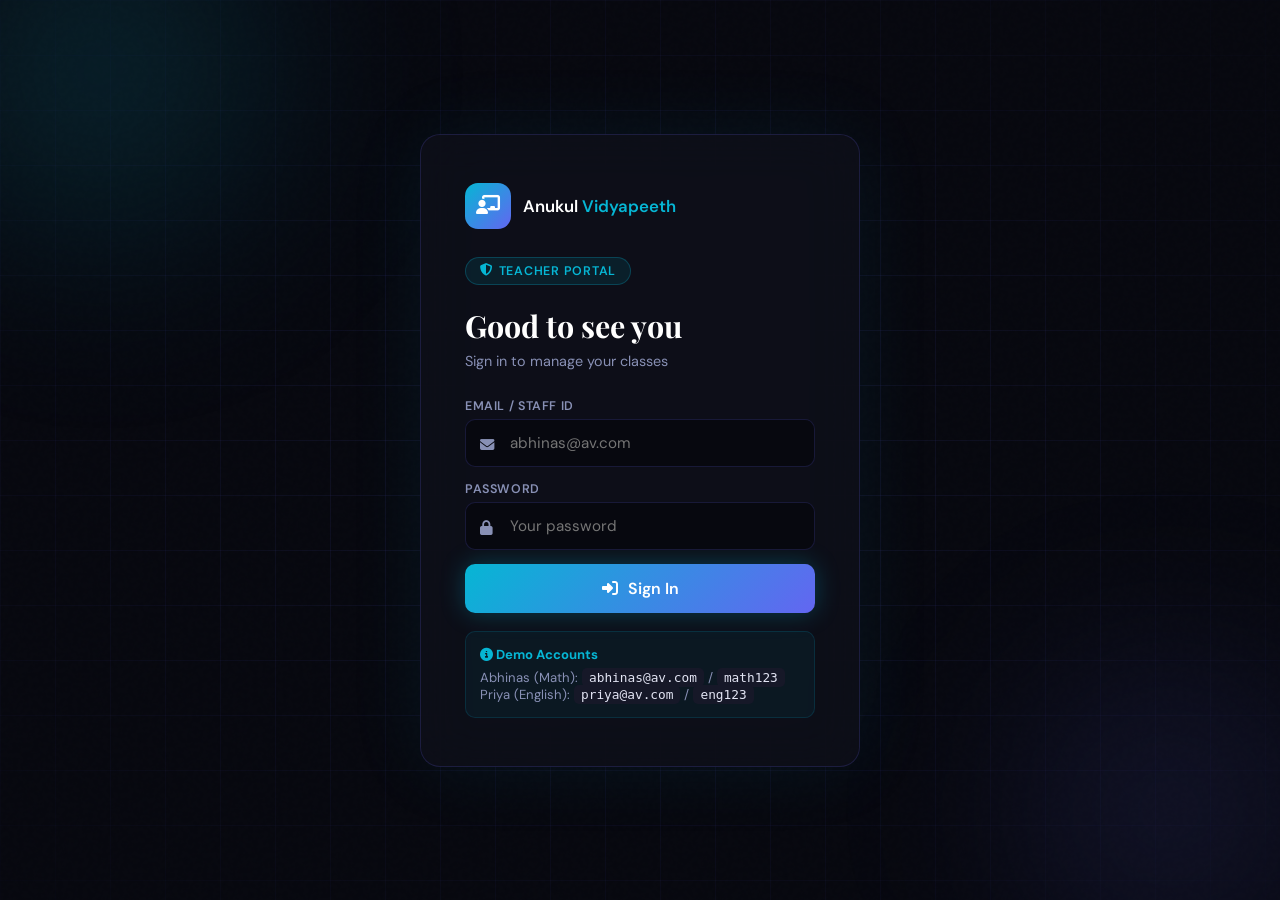
<file: teacher.html>
<!DOCTYPE html>
<html lang="en">
<head>
<meta charset="UTF-8">
<meta name="viewport" content="width=device-width, initial-scale=1.0">
<title>Anukul Vidyapeeth – Teacher Portal</title>
<link href="https://fonts.googleapis.com/css2?family=Playfair+Display:wght@700;900&family=DM+Sans:wght@300;400;500;600&display=swap" rel="stylesheet">
<link rel="stylesheet" href="https://cdnjs.cloudflare.com/ajax/libs/font-awesome/6.4.0/css/all.min.css">
<style>
*,*::before,*::after{box-sizing:border-box;margin:0;padding:0}
:root{
  --bg:#07080f;--bg2:#0e0f1a;--surface:#161828;--surface2:#1e2140;
  --border:rgba(99,102,241,0.18);--glow:#6366f1;--glow2:#a855f7;--glow3:#06b6d4;
  --gold:#f59e0b;--green:#22c55e;--red:#ef4444;
  --text:#e2e4f3;--muted:#8890b5;
  --font-h:'Playfair Display',serif;--font:'DM Sans',sans-serif;--r:14px;--r2:20px;
}
html{scroll-behavior:smooth}
body{font-family:var(--font);background:var(--bg);color:var(--text);min-height:100vh;overflow-x:hidden}
body::before{content:'';position:fixed;inset:0;pointer-events:none;z-index:0;opacity:.4;
  background-image:url("data:image/svg+xml,%3Csvg viewBox='0 0 200 200' xmlns='http://www.w3.org/2000/svg'%3E%3Cfilter id='n'%3E%3CfeTurbulence type='fractalNoise' baseFrequency='0.9' numOctaves='4'/%3E%3C/filter%3E%3Crect width='100%25' height='100%25' filter='url(%23n)' opacity='0.03'/%3E%3C/svg%3E")}
.screen{display:none;animation:fadeIn .4s ease}
.screen.active{display:block}
@keyframes fadeIn{from{opacity:0;transform:translateY(14px)}to{opacity:1;transform:none}}

/* LOGIN */
#loginScreen{min-height:100vh;display:flex;align-items:center;justify-content:center;padding:20px;position:relative;overflow:hidden}
.orb{position:absolute;border-radius:50%;filter:blur(90px);pointer-events:none}
.o1{width:500px;height:500px;background:radial-gradient(circle,rgba(6,182,212,.2),transparent 70%);top:-180px;left:-150px}
.o2{width:420px;height:420px;background:radial-gradient(circle,rgba(99,102,241,.18),transparent 70%);bottom:-120px;right:-100px}
.lgrid{position:absolute;inset:0;background-image:linear-gradient(var(--border) 1px,transparent 1px),linear-gradient(90deg,var(--border) 1px,transparent 1px);background-size:55px 55px;mask-image:radial-gradient(ellipse 80% 80% at 50% 50%,black 30%,transparent 100%);opacity:.45}
.lbox{position:relative;z-index:2;background:rgba(14,15,26,.88);backdrop-filter:blur(24px);border:1px solid var(--border);border-radius:var(--r2);padding:48px 44px;width:100%;max-width:440px;box-shadow:0 0 80px rgba(6,182,212,.08)}
.lbrand{display:flex;align-items:center;gap:12px;margin-bottom:28px}
.lbrand-icon{width:46px;height:46px;background:linear-gradient(135deg,var(--glow3),var(--glow));border-radius:13px;display:flex;align-items:center;justify-content:center;font-size:1.2rem;color:#fff}
.lbrand span{font-size:1.05rem;font-weight:600;color:#fff}
.lbrand em{color:var(--glow3);font-style:normal}
.t-badge{display:inline-flex;align-items:center;gap:6px;background:rgba(6,182,212,.1);border:1px solid rgba(6,182,212,.25);color:var(--glow3);font-size:.78rem;font-weight:600;padding:5px 14px;border-radius:20px;margin-bottom:20px;letter-spacing:.06em;text-transform:uppercase}
.lbox h2{font-family:var(--font-h);font-size:1.9rem;color:#fff;margin-bottom:6px}
.lbox .sub{color:var(--muted);font-size:.9rem;margin-bottom:28px}
.fg{margin-bottom:14px;position:relative}
.fg label{display:block;font-size:.78rem;font-weight:600;color:var(--muted);margin-bottom:5px;letter-spacing:.05em;text-transform:uppercase}
.fg input{width:100%;background:var(--bg);border:1px solid var(--border);border-radius:10px;padding:13px 16px 13px 44px;color:var(--text);font-family:var(--font);font-size:.95rem;outline:none;transition:border-color .2s,box-shadow .2s}
.fg input:focus{border-color:var(--glow3);box-shadow:0 0 0 3px rgba(6,182,212,.1)}
.fg .fi{position:absolute;left:15px;bottom:14px;color:var(--muted);font-size:.9rem}
.fg:focus-within .fi{color:var(--glow3)}
.lbtn{width:100%;background:linear-gradient(135deg,var(--glow3),var(--glow));color:#fff;padding:14px;border-radius:10px;border:none;font-family:var(--font);font-size:1rem;font-weight:600;cursor:pointer;box-shadow:0 0 24px rgba(6,182,212,.3);transition:all .3s;display:flex;align-items:center;justify-content:center;gap:10px;margin-top:4px}
.lbtn:hover{transform:translateY(-2px);box-shadow:0 0 40px rgba(6,182,212,.5)}
.lbtn:disabled{opacity:.6;cursor:not-allowed;transform:none}
.lerr{background:rgba(239,68,68,.1);border:1px solid rgba(239,68,68,.3);border-radius:8px;padding:10px 14px;font-size:.85rem;color:var(--red);margin-top:12px;display:none;align-items:center;gap:8px}
.lerr.show{display:flex}
.demo{margin-top:18px;background:rgba(6,182,212,.06);border:1px solid rgba(6,182,212,.15);border-radius:10px;padding:14px;font-size:.82rem;color:var(--muted)}
.demo strong{color:var(--glow3);display:block;margin-bottom:6px}
.demo code{background:var(--surface);padding:2px 7px;border-radius:5px;color:var(--text);font-size:.8rem}

/* SHELL */
#dash{display:none;min-height:100vh}
#dash.active{display:flex}
.sidebar{width:260px;flex-shrink:0;background:var(--bg2);border-right:1px solid var(--border);display:flex;flex-direction:column;position:fixed;top:0;left:0;bottom:0;z-index:100;transition:transform .3s;overflow-y:auto}
.sb-top{padding:20px 18px;border-bottom:1px solid var(--border);display:flex;align-items:center;gap:12px;flex-shrink:0}
.sb-li{width:40px;height:40px;background:linear-gradient(135deg,var(--glow3),var(--glow));border-radius:11px;display:flex;align-items:center;justify-content:center;color:#fff;font-size:1rem;flex-shrink:0}
.sb-top span{font-size:.95rem;font-weight:600;color:#fff}
.sb-top em{color:var(--glow3);font-style:normal}
.sb-prof{padding:16px 18px;border-bottom:1px solid var(--border);display:flex;align-items:center;gap:12px;flex-shrink:0}
.av{width:44px;height:44px;border-radius:12px;background:linear-gradient(135deg,var(--glow3),var(--glow));display:flex;align-items:center;justify-content:center;font-size:1.1rem;color:#fff;font-weight:700;flex-shrink:0}
.sb-pi strong{display:block;font-size:.9rem;color:#fff}
.sb-pi span{font-size:.78rem;color:var(--muted)}
.sb-role{background:rgba(6,182,212,.12);border:1px solid rgba(6,182,212,.2);color:var(--glow3);font-size:.7rem;padding:2px 8px;border-radius:20px;margin-top:3px;display:inline-block}
.sb-nav{flex:1;padding:12px 10px}
.sb-sec{font-size:.68rem;font-weight:600;letter-spacing:.12em;text-transform:uppercase;color:var(--muted);padding:0 8px;margin:14px 0 7px}
.sb-item{display:flex;align-items:center;gap:11px;padding:10px 12px;border-radius:10px;color:var(--muted);font-size:.88rem;font-weight:500;cursor:pointer;transition:all .2s;margin-bottom:3px;border:1px solid transparent;text-decoration:none}
.sb-item:hover{background:var(--surface);color:var(--text)}
.sb-item.active{background:rgba(6,182,212,.1);color:var(--glow3);border-color:rgba(6,182,212,.2)}
.sb-item i{width:18px;text-align:center;font-size:.88rem}
.sb-bdg{margin-left:auto;background:var(--red);color:#fff;font-size:.68rem;padding:1px 7px;border-radius:20px}
.sb-bot{padding:14px 10px;border-top:1px solid var(--border);flex-shrink:0}
.lout{display:flex;align-items:center;gap:10px;width:100%;padding:10px 12px;background:transparent;border:1px solid var(--border);border-radius:10px;color:var(--muted);font-family:var(--font);font-size:.88rem;cursor:pointer;transition:all .2s}
.lout:hover{background:rgba(239,68,68,.08);border-color:rgba(239,68,68,.3);color:var(--red)}
.main{margin-left:260px;flex:1;display:flex;flex-direction:column;min-height:100vh}
.topbar{position:sticky;top:0;z-index:50;background:rgba(7,8,15,.85);backdrop-filter:blur(20px);border-bottom:1px solid var(--border);padding:14px 28px;display:flex;align-items:center;justify-content:space-between}
.tb-l h1{font-size:1.1rem;font-weight:600;color:#fff}
.tb-l p{font-size:.8rem;color:var(--muted);margin-top:2px}
.tb-r{display:flex;align-items:center;gap:10px}
.tb-btn{width:38px;height:38px;background:var(--surface);border:1px solid var(--border);border-radius:10px;color:var(--muted);font-size:.9rem;cursor:pointer;display:flex;align-items:center;justify-content:center;transition:all .2s;position:relative}
.tb-btn:hover{color:var(--glow3);border-color:var(--glow3)}
.ndot{position:absolute;top:7px;right:7px;width:7px;height:7px;background:var(--red);border-radius:50%;border:2px solid var(--bg2)}
.hbtn{display:none}
.content{padding:26px 28px;flex:1}
.page{display:none}
.page.active{display:block;animation:fadeIn .3s ease}
.sbo{display:none;position:fixed;inset:0;background:rgba(0,0,0,.6);z-index:99}

/* COMPONENTS */
.panel{background:var(--surface);border:1px solid var(--border);border-radius:var(--r2);overflow:hidden;margin-bottom:20px}
.ph{padding:16px 22px;border-bottom:1px solid var(--border);display:flex;align-items:center;justify-content:space-between}
.ph h2{font-size:.95rem;font-weight:600;color:#fff}
.ph span{font-size:.8rem;color:var(--muted)}
.pb{padding:18px 22px}
.grid2{display:grid;grid-template-columns:1fr 1fr;gap:18px}
.grid3{display:grid;grid-template-columns:1fr 1fr 1fr;gap:16px}
.grid4{display:grid;grid-template-columns:repeat(4,1fr);gap:14px}
.scard{background:var(--surface);border:1px solid var(--border);border-radius:var(--r2);padding:22px;position:relative;overflow:hidden;transition:all .3s}
.scard:hover{border-color:var(--glow3);transform:translateY(-3px);box-shadow:0 14px 40px rgba(6,182,212,.08)}
.scard::before{content:'';position:absolute;top:0;left:0;right:0;height:3px;background:var(--bar,linear-gradient(90deg,var(--glow3),var(--glow)));opacity:0;transition:opacity .3s}
.scard:hover::before{opacity:1}
.sc-icon{width:44px;height:44px;border-radius:12px;display:flex;align-items:center;justify-content:center;font-size:1.1rem;margin-bottom:14px;border:1px solid var(--border)}
.scard h3{font-size:1.9rem;font-weight:700;font-family:var(--font-h);color:#fff}
.scard p{font-size:.82rem;color:var(--muted);margin-top:4px}
.sc-tr{font-size:.75rem;margin-top:8px;display:flex;align-items:center;gap:4px}
.up{color:var(--green)}.down{color:var(--red)}.neu{color:var(--muted)}
.tbl{width:100%;border-collapse:collapse;font-size:.85rem}
.tbl th{background:var(--surface2);color:var(--muted);font-weight:500;padding:10px 14px;text-align:left;font-size:.75rem;text-transform:uppercase;letter-spacing:.07em}
.tbl th:first-child{border-radius:10px 0 0 10px}
.tbl th:last-child{border-radius:0 10px 10px 0}
.tbl td{padding:12px 14px;border-bottom:1px solid rgba(99,102,241,.06);color:var(--text);vertical-align:middle}
.tbl tr:last-child td{border-bottom:none}
.tbl tr:hover td{background:rgba(6,182,212,.03)}
.pill{display:inline-flex;align-items:center;gap:5px;padding:4px 11px;border-radius:20px;font-size:.75rem;font-weight:500}
.pg{background:rgba(34,197,94,.12);color:var(--green)}
.pr{background:rgba(239,68,68,.12);color:var(--red)}
.py{background:rgba(245,158,11,.12);color:var(--gold)}
.pb2{background:rgba(99,102,241,.12);color:var(--glow)}
.pc{background:rgba(6,182,212,.12);color:var(--glow3)}
.btn{padding:6px 14px;border-radius:20px;font-size:.78rem;font-weight:600;cursor:pointer;border:none;font-family:var(--font);transition:all .2s;display:inline-flex;align-items:center;gap:5px}
.btn-p{background:linear-gradient(135deg,var(--glow3),var(--glow));color:#fff;box-shadow:0 0 12px rgba(6,182,212,.2)}
.btn-p:hover{opacity:.88;transform:scale(1.03)}
.btn-g{background:var(--surface2);border:1px solid var(--border);color:var(--text)}
.btn-g:hover{border-color:var(--glow3);color:var(--glow3)}
.btn-d{background:rgba(239,68,68,.1);border:1px solid rgba(239,68,68,.22);color:var(--red)}
.btn-d:hover{background:rgba(239,68,68,.18)}
.btn-lg{width:100%;padding:13px;border-radius:12px;font-size:.95rem;font-weight:600;cursor:pointer;border:none;font-family:var(--font);transition:all .3s;display:flex;align-items:center;justify-content:center;gap:8px}
.fsec{background:var(--surface);border:1px solid var(--border);border-radius:var(--r2);padding:26px;margin-bottom:20px}
.fsec h3{font-size:.95rem;font-weight:600;color:#fff;margin-bottom:18px;padding-bottom:12px;border-bottom:1px solid var(--border)}
.frow{display:grid;gap:14px;margin-bottom:14px}
.c2{grid-template-columns:1fr 1fr}
.c3{grid-template-columns:1fr 1fr 1fr}
.fg2{display:flex;flex-direction:column;gap:6px}
.fg2 label{font-size:.78rem;font-weight:600;color:var(--muted);text-transform:uppercase;letter-spacing:.05em}
.fg2 input,.fg2 select,.fg2 textarea{background:var(--bg);border:1px solid var(--border);border-radius:10px;padding:11px 14px;color:var(--text);font-family:var(--font);font-size:.92rem;outline:none;transition:border-color .2s;-webkit-appearance:none}
.fg2 input:focus,.fg2 select:focus,.fg2 textarea:focus{border-color:var(--glow3);box-shadow:0 0 0 3px rgba(6,182,212,.08)}
.fg2 textarea{resize:vertical;min-height:90px}
.fg2 select option{background:var(--bg2)}
.upz{border:2px dashed var(--border);border-radius:var(--r2);padding:40px 20px;text-align:center;cursor:pointer;transition:all .3s;position:relative}
.upz:hover,.upz.dov{border-color:var(--glow3);background:rgba(6,182,212,.04)}
.upz i{font-size:2.2rem;color:var(--glow3);margin-bottom:12px;display:block}
.upz h4{color:#fff;font-size:.95rem;margin-bottom:6px}
.upz p{color:var(--muted);font-size:.82rem}
.upz input[type=file]{position:absolute;inset:0;opacity:0;cursor:pointer}
.att-btn{width:32px;height:32px;border-radius:8px;border:none;cursor:pointer;font-size:.75rem;font-weight:700;transition:all .2s;font-family:var(--font)}
.ap{background:rgba(34,197,94,.15);color:var(--green)}
.aa{background:rgba(239,68,68,.15);color:var(--red)}
.al{background:rgba(245,158,11,.15);color:var(--gold)}
.att-btn:hover{transform:scale(1.1)}
.pbar-bg{height:6px;background:var(--surface2);border-radius:3px;overflow:hidden;margin-top:6px}
.pbar{height:100%;border-radius:3px;transition:width 1s ease}
.toast{position:fixed;bottom:26px;right:26px;z-index:9999;background:var(--surface);border:1px solid var(--border);border-radius:13px;padding:14px 20px;display:flex;align-items:center;gap:12px;font-size:.88rem;color:var(--text);box-shadow:0 8px 40px rgba(0,0,0,.4);transform:translateY(100px);opacity:0;transition:all .4s cubic-bezier(.34,1.56,.64,1);max-width:330px;pointer-events:none}
.toast.show{transform:translateY(0);opacity:1}
.tic{width:32px;height:32px;border-radius:8px;display:flex;align-items:center;justify-content:center;flex-shrink:0}
.modal-ov{position:fixed;inset:0;background:rgba(0,0,0,.7);backdrop-filter:blur(6px);z-index:200;display:none;align-items:center;justify-content:center;padding:20px}
.modal-ov.open{display:flex}
.modal{background:var(--bg2);border:1px solid var(--border);border-radius:var(--r2);padding:32px;width:100%;max-width:520px;animation:fadeIn .3s ease;position:relative}
.modal h3{font-family:var(--font-h);font-size:1.4rem;color:#fff;margin-bottom:20px}
.mcls{position:absolute;top:16px;right:16px;background:var(--surface);border:1px solid var(--border);color:var(--muted);width:32px;height:32px;border-radius:8px;cursor:pointer;display:flex;align-items:center;justify-content:center;font-size:.9rem;transition:all .2s}
.mcls:hover{color:var(--red);border-color:rgba(239,68,68,.3)}
.fc{background:var(--surface);border:1px solid var(--border);border-radius:var(--r2);padding:18px;display:flex;align-items:center;gap:14px;margin-bottom:10px;transition:all .2s}
.fc:hover{border-color:var(--glow3);transform:translateX(4px)}
.fc-i{width:44px;height:44px;border-radius:12px;display:flex;align-items:center;justify-content:center;font-size:1.1rem;flex-shrink:0;border:1px solid var(--border)}
.fc-inf{flex:1}
.fc-inf strong{display:block;font-size:.88rem;color:#fff;margin-bottom:2px}
.fc-inf span{font-size:.75rem;color:var(--muted)}
.nc{background:var(--surface);border:1px solid var(--border);border-radius:var(--r);padding:16px 18px;display:flex;gap:14px;margin-bottom:10px;transition:all .2s}
.nc:hover{border-color:var(--glow3)}
.nd{width:10px;height:10px;border-radius:50%;flex-shrink:0;margin-top:5px}
.ni strong{display:block;font-size:.88rem;color:#fff;margin-bottom:3px}
.ni p{font-size:.8rem;color:var(--muted)}
@media(max-width:960px){.sidebar{transform:translateX(-100%)}.sidebar.open{transform:translateX(0)}.sbo.show{display:block}.main{margin-left:0}.hbtn{display:flex}.content{padding:18px 14px}.grid4{grid-template-columns:1fr 1fr}}
@media(max-width:600px){.grid2,.grid3,.grid4{grid-template-columns:1fr}.frow.c2,.frow.c3{grid-template-columns:1fr}.topbar{padding:12px 14px}}
</style>
</head>
<body>

<!-- LOGIN -->
<div id="loginScreen" class="screen active">
  <div class="lgrid"></div>
  <div class="orb o1"></div><div class="orb o2"></div>
  <div class="lbox">
    <div class="lbrand">
      <div class="lbrand-icon"><i class="fa-solid fa-chalkboard-user"></i></div>
      <span>Anukul <em>Vidyapeeth</em></span>
    </div>
    <div class="t-badge"><i class="fa-solid fa-shield-halved"></i> Teacher Portal</div>
    <h2>Good to see you</h2>
    <p class="sub">Sign in to manage your classes</p>
    <div class="fg">
      <label>Email / Staff ID</label>
      <input type="text" id="lid" placeholder="abhinas@av.com">
      <i class="fa-solid fa-envelope fi"></i>
    </div>
    <div class="fg">
      <label>Password</label>
      <input type="password" id="lpw" placeholder="Your password">
      <i class="fa-solid fa-lock fi"></i>
    </div>
    <button class="lbtn" onclick="doLogin()" id="lbtn"><i class="fa-solid fa-right-to-bracket"></i> Sign In</button>
    <div class="lerr" id="lerr"><i class="fa-solid fa-circle-exclamation"></i> Invalid credentials. Please try again.</div>
    <div class="demo">
      <strong><i class="fa-solid fa-circle-info"></i> Demo Accounts</strong>
      Abhinas (Math): <code>abhinas@av.com</code> / <code>math123</code><br>
      Priya (English): <code>priya@av.com</code> / <code>eng123</code>
    </div>
  </div>
</div>

<!-- DASHBOARD -->
<div id="dash" class="screen">
  <div class="sbo" id="sbo" onclick="closeSb()"></div>
  <aside class="sidebar" id="sidebar">
    <div class="sb-top">
      <div class="sb-li"><i class="fa-solid fa-graduation-cap"></i></div>
      <span>Anukul <em>Vidyapeeth</em></span>
    </div>
    <div class="sb-prof">
      <div class="av" id="sbAv">A</div>
      <div class="sb-pi">
        <strong id="sbName">Abhinas Dash</strong>
        <span id="sbSub">Mathematics</span>
        <div class="sb-role"><i class="fa-solid fa-chalkboard-user"></i> Teacher</div>
      </div>
    </div>
    <nav class="sb-nav">
      <div class="sb-sec">Overview</div>
      <a class="sb-item active" onclick="gp('home',this)"><i class="fa-solid fa-house"></i> Dashboard</a>
      <a class="sb-item" onclick="gp('attendance',this)"><i class="fa-solid fa-user-check"></i> Mark Attendance</a>
      <a class="sb-item" onclick="gp('results',this)"><i class="fa-solid fa-chart-bar"></i> Enter Results</a>
      <div class="sb-sec">Content</div>
      <a class="sb-item" onclick="gp('notes',this)"><i class="fa-solid fa-upload"></i> Upload Notes <span class="sb-bdg">New</span></a>
      <a class="sb-item" onclick="gp('assignments',this)"><i class="fa-solid fa-clipboard-list"></i> Assignments</a>
      <a class="sb-item" onclick="gp('notices',this)"><i class="fa-solid fa-bell"></i> Post Notices</a>
      <div class="sb-sec">Students</div>
      <a class="sb-item" onclick="gp('students',this)"><i class="fa-solid fa-users"></i> My Students</a>
      <a class="sb-item" onclick="gp('reports',this)"><i class="fa-solid fa-file-lines"></i> Progress Reports</a>
    </nav>
    <div class="sb-bot">
      <button class="lout" onclick="doLogout()"><i class="fa-solid fa-right-from-bracket"></i> Sign Out</button>
    </div>
  </aside>

  <div class="main">
    <div class="topbar">
      <div class="tb-l">
        <h1 id="ptitle">Dashboard</h1>
        <p id="pdate">Saturday, 21 March 2026</p>
      </div>
      <div class="tb-r">
        <button class="tb-btn hbtn" onclick="openSb()"><i class="fa-solid fa-bars"></i></button>
        <button class="tb-btn"><i class="fa-solid fa-bell"></i><span class="ndot"></span></button>
        <div class="av" style="width:36px;height:36px;border-radius:10px;font-size:.85rem;cursor:pointer" id="tbAv">A</div>
      </div>
    </div>

    <div class="content">

      <!-- HOME -->
      <div class="page active" id="page-home">
        <div style="margin-bottom:8px;font-size:.75rem;font-weight:600;letter-spacing:.1em;text-transform:uppercase;color:var(--glow3)">Good Morning</div>
        <h2 style="font-family:var(--font-h);font-size:1.7rem;color:#fff;margin-bottom:22px">Welcome, <span id="hname" style="background:linear-gradient(135deg,var(--glow3),var(--glow));-webkit-background-clip:text;-webkit-text-fill-color:transparent;background-clip:text">Abhinas</span> 👋</h2>
        <div class="grid4" style="margin-bottom:22px">
          <div class="scard"><div class="sc-icon" style="background:rgba(6,182,212,.12);color:var(--glow3)"><i class="fa-solid fa-users"></i></div><h3>42</h3><p>My Students</p><div class="sc-tr neu"><i class="fa-solid fa-circle"></i> 3 batches</div></div>
          <div class="scard"><div class="sc-icon" style="background:rgba(34,197,94,.12);color:var(--green)"><i class="fa-solid fa-user-check"></i></div><h3>88%</h3><p>Avg Attendance</p><div class="sc-tr up"><i class="fa-solid fa-arrow-up"></i> +3% this week</div></div>
          <div class="scard"><div class="sc-icon" style="background:rgba(245,158,11,.12);color:var(--gold)"><i class="fa-solid fa-chart-bar"></i></div><h3>84%</h3><p>Class Average</p><div class="sc-tr up"><i class="fa-solid fa-arrow-up"></i> +5% since Jan</div></div>
          <div class="scard"><div class="sc-icon" style="background:rgba(239,68,68,.12);color:var(--red)"><i class="fa-solid fa-triangle-exclamation"></i></div><h3>5</h3><p>Pending Tasks</p><div class="sc-tr down"><i class="fa-solid fa-clock"></i> Action needed</div></div>
        </div>
        <div class="grid2" style="margin-bottom:20px">
          <div class="panel">
            <div class="ph"><h2>Today's Classes</h2><span>Sat, Mar 21</span></div>
            <div class="pb" style="padding:12px">
              ${[['Class 8A','Algebra — Ch.5',true],['Class 7B','Number Systems',true],['Class 8B','Geometry',false],['Class 9A','Quadratic Eq.',false]].map(([c,s,d])=>`
              <div style="display:flex;align-items:center;gap:12px;padding:11px;border-radius:10px;margin-bottom:6px;background:${d?'rgba(34,197,94,.04)':'rgba(6,182,212,.04)'};border:1px solid ${d?'rgba(34,197,94,.1)':'var(--border)'}">
                <div style="width:3px;height:38px;border-radius:3px;background:${d?'var(--green)':'var(--glow3)'};flex-shrink:0"></div>
                <div style="flex:1"><div style="font-size:.87rem;font-weight:600;color:#fff">${c} <span style="color:var(--muted);font-weight:400">— ${s}</span></div></div>
                <span class="pill ${d?'pg':'pc'}">${d?'Done':'Upcoming'}</span>
              </div>`).join('')}
            </div>
          </div>
          <div>
            <div class="panel" style="margin-bottom:16px">
              <div class="ph"><h2>Quick Actions</h2></div>
              <div class="pb" style="display:grid;grid-template-columns:1fr 1fr;gap:10px;padding:14px">
                ${[['fa-user-check','Mark Attendance','var(--glow3)','attendance'],['fa-chart-bar','Enter Marks','var(--glow)','results'],['fa-upload','Upload Notes','var(--gold)','notes'],['fa-bell','Post Notice','var(--red)','notices']].map(([ic,lb,co,pg])=>`
                <button onclick="gp('${pg}',document.querySelector('[onclick*=${pg}]'))" style="background:var(--surface2);border:1px solid var(--border);border-radius:12px;padding:14px;cursor:pointer;font-family:var(--font);color:var(--text);display:flex;flex-direction:column;align-items:flex-start;gap:7px;transition:all .2s" onmouseover="this.style.borderColor='${co}'" onmouseout="this.style.borderColor='var(--border)'">
                  <i class="fa-solid ${ic}" style="font-size:1.1rem;color:${co}"></i>
                  <span style="font-size:.8rem;font-weight:500">${lb}</span>
                </button>`).join('')}
              </div>
            </div>
            <div style="background:rgba(239,68,68,.06);border:1px solid rgba(239,68,68,.2);border-radius:var(--r2);padding:15px 18px;display:flex;align-items:center;gap:12px">
              <div style="width:38px;height:38px;background:rgba(239,68,68,.12);border-radius:10px;display:flex;align-items:center;justify-content:center;color:var(--red);flex-shrink:0"><i class="fa-solid fa-triangle-exclamation"></i></div>
              <div style="flex:1"><div style="font-size:.87rem;font-weight:600;color:#fff;margin-bottom:2px">Attendance Pending</div><div style="font-size:.77rem;color:var(--muted)">Class 8B & 9A not marked today</div></div>
              <button class="btn btn-d" onclick="gp('attendance',document.querySelector('[onclick*=attendance]'))">Mark Now</button>
            </div>
          </div>
        </div>
        <div class="panel">
          <div class="ph"><h2>Recent Submissions</h2></div>
          <div style="overflow-x:auto;padding:0 12px 12px">
          <table class="tbl"><thead><tr><th>Student</th><th>Assignment</th><th>Class</th><th>Time</th><th>Action</th></tr></thead>
          <tbody>${[['Riya Patel','Algebra Ex.5','8A','Mar 21 9:30 AM'],['Arjun Sahoo','Number Systems','7B','Mar 20 8:15 PM'],['Sneha Das','Geometry Diagram','8B','Mar 20 6:00 PM'],['Rohan Mohanty','Ch.4 Exercise','9A','Mar 19 7:45 PM']].map(([n,a,c,d])=>`
          <tr><td><div style="display:flex;align-items:center;gap:9px"><div class="av" style="width:32px;height:32px;font-size:.8rem">${n[0]}</div>${n}</div></td>
          <td style="color:var(--muted)">${a}</td><td><span class="pill pc">${c}</span></td>
          <td style="color:var(--muted);font-size:.8rem">${d}</td>
          <td><button class="btn btn-g" onclick="toast('📋 Opening submission...','var(--glow3)')"><i class="fa-solid fa-eye"></i> View</button></td></tr>`).join('')}
          </tbody></table></div>
        </div>
      </div>

      <!-- ATTENDANCE -->
      <div class="page" id="page-attendance">
        <div class="grid2" style="margin-bottom:20px;align-items:start">
          <div class="fsec" style="margin-bottom:0">
            <h3><i class="fa-solid fa-filter" style="color:var(--glow3)"></i> Select Class & Date</h3>
            <div class="frow c2">
              <div class="fg2"><label>Class</label><select id="acls" onchange="renderAtt()"><option>Class 8A</option><option>Class 8B</option><option>Class 7B</option><option>Class 9A</option></select></div>
              <div class="fg2"><label>Date</label><input type="date" value="2026-03-21"></div>
            </div>
            <div class="frow"><div class="fg2"><label>Subject</label><select><option>Mathematics</option><option>Science</option><option>English</option></select></div></div>
            <div style="display:flex;gap:8px;margin-top:4px">
              <button class="btn btn-g" onclick="markAll('P')"><i class="fa-solid fa-check"></i> All Present</button>
              <button class="btn btn-g" onclick="markAll('A')"><i class="fa-solid fa-xmark"></i> All Absent</button>
            </div>
          </div>
          <div class="panel" style="margin-bottom:0">
            <div class="ph"><h2>Today's Summary</h2></div>
            <div class="pb" style="display:flex;align-items:center;gap:18px">
              <div style="position:relative;flex-shrink:0">
                <svg width="100" height="100" viewBox="0 0 100 100"><circle cx="50" cy="50" r="40" fill="none" stroke="rgba(6,182,212,.12)" stroke-width="10"/><circle id="aring" cx="50" cy="50" r="40" fill="none" stroke="url(#ag)" stroke-width="10" stroke-dasharray="251" stroke-dashoffset="50" stroke-linecap="round" transform="rotate(-90 50 50)"/><defs><linearGradient id="ag" x1="0%" y1="0%" x2="100%" y2="0%"><stop offset="0%" stop-color="#06b6d4"/><stop offset="100%" stop-color="#6366f1"/></linearGradient></defs></svg>
                <div style="position:absolute;inset:0;display:flex;flex-direction:column;align-items:center;justify-content:center"><span style="font-size:1.3rem;font-weight:700;color:#fff;font-family:var(--font-h)" id="apct">80%</span><span style="font-size:.65rem;color:var(--muted)">Present</span></div>
              </div>
              <div style="flex:1;font-size:.83rem">
                <div style="display:flex;justify-content:space-between;margin-bottom:8px"><span style="color:var(--muted)">Present</span><span style="color:var(--green);font-weight:600" id="apc">—</span></div>
                <div style="display:flex;justify-content:space-between;margin-bottom:8px"><span style="color:var(--muted)">Absent</span><span style="color:var(--red);font-weight:600" id="aac">—</span></div>
                <div style="display:flex;justify-content:space-between"><span style="color:var(--muted)">Late</span><span style="color:var(--gold);font-weight:600" id="alc">—</span></div>
              </div>
            </div>
          </div>
        </div>
        <div class="panel">
          <div class="ph"><h2 id="attTitle">Class 8A — Attendance</h2><button class="btn btn-p" onclick="saveAtt()"><i class="fa-solid fa-save"></i> Save & Submit</button></div>
          <div style="overflow-x:auto;padding:14px"><table class="tbl" id="attTbl"></table></div>
        </div>
      </div>

      <!-- RESULTS -->
      <div class="page" id="page-results">
        <div class="fsec">
          <h3><i class="fa-solid fa-pen-to-square" style="color:var(--glow3)"></i> Enter Test Marks</h3>
          <div class="frow c3">
            <div class="fg2"><label>Class</label><select id="rcls" onchange="renderMarks()"><option>Class 8A</option><option>Class 8B</option><option>Class 7B</option><option>Class 9A</option></select></div>
            <div class="fg2"><label>Subject</label><select><option>Mathematics</option><option>Science</option><option>English</option><option>Hindi</option></select></div>
            <div class="fg2"><label>Test Name</label><input type="text" placeholder="e.g. Unit Test 3"></div>
          </div>
          <div class="frow c3">
            <div class="fg2"><label>Total Marks</label><input type="number" value="50" id="totM" onchange="renderMarks()"></div>
            <div class="fg2"><label>Test Date</label><input type="date" value="2026-03-21"></div>
            <div class="fg2"><label>Test Type</label><select><option>Unit Test</option><option>Monthly Test</option><option>Half-Yearly</option><option>Annual</option></select></div>
          </div>
        </div>
        <div class="panel">
          <div class="ph"><h2 id="mTitle">Class 8A — Enter Marks</h2><button class="btn btn-p" onclick="saveRes()"><i class="fa-solid fa-save"></i> Save Marks</button></div>
          <div style="overflow-x:auto;padding:14px"><table class="tbl" id="mTbl"></table></div>
        </div>
      </div>

      <!-- NOTES -->
      <div class="page" id="page-notes">
        <div class="grid2" style="align-items:start">
          <div>
            <div class="fsec">
              <h3><i class="fa-solid fa-upload" style="color:var(--glow3)"></i> Upload Study Material</h3>
              <div class="frow c2">
                <div class="fg2"><label>Class</label><select><option>Class 8A</option><option>Class 8B</option><option>All Classes</option></select></div>
                <div class="fg2"><label>Subject</label><select><option>Mathematics</option><option>Science</option><option>English</option></select></div>
              </div>
              <div class="frow"><div class="fg2"><label>Title</label><input type="text" placeholder="e.g. Chapter 5 Notes"></div></div>
              <div class="frow"><div class="fg2"><label>Description</label><textarea placeholder="Brief description..."></textarea></div></div>
              <div class="frow">
                <div class="upz" id="upz">
                  <input type="file" multiple accept=".pdf,.doc,.docx,.ppt,.pptx,.jpg,.png" onchange="handleFiles(this.files)">
                  <i class="fa-solid fa-cloud-arrow-up"></i>
                  <h4>Drop files here or click to browse</h4>
                  <p>PDF, Word, PowerPoint, Images — Max 10MB</p>
                </div>
              </div>
              <div id="fprev" style="display:none;margin-top:10px"></div>
              <button class="btn-lg btn-p" style="margin-top:14px" onclick="uploadNotes()"><i class="fa-solid fa-upload"></i> Upload & Publish</button>
            </div>
          </div>
          <div>
            <h3 style="font-size:.95rem;font-weight:600;color:#fff;margin-bottom:14px">Uploaded Materials</h3>
            <div id="nlist">
              ${[['Algebra Ch.5 Notes','Mathematics','Class 8A','Mar 20','fa-file-pdf','var(--red)'],['Number Systems Summary','Mathematics','Class 7B','Mar 18','fa-file-pdf','var(--red)'],['Geometry Diagrams','Mathematics','Class 8B','Mar 15','fa-file-image','var(--glow3)'],['Formula Quick Ref','Mathematics','All Classes','Mar 12','fa-file-word','var(--glow)']].map(([t,s,c,d,ic,co])=>`
              <div class="fc"><div class="fc-i" style="background:rgba(239,68,68,.08);color:${co}"><i class="fa-solid ${ic}"></i></div>
              <div class="fc-inf"><strong>${t}</strong><span>${s} · ${c} · ${d}</span></div>
              <div style="display:flex;gap:6px"><button class="btn btn-g" onclick="toast('📄 Opening...','var(--glow3)')"><i class="fa-solid fa-eye"></i></button><button class="btn btn-d" onclick="this.closest('.fc').remove();toast('🗑 Deleted','var(--red)')"><i class="fa-solid fa-trash"></i></button></div></div>`).join('')}
            </div>
          </div>
        </div>
      </div>

      <!-- ASSIGNMENTS -->
      <div class="page" id="page-assignments">
        <div class="grid2" style="align-items:start">
          <div class="fsec" style="margin-bottom:0">
            <h3><i class="fa-solid fa-plus" style="color:var(--glow3)"></i> Create Assignment</h3>
            <div class="frow c2"><div class="fg2"><label>Class</label><select><option>Class 8A</option><option>Class 8B</option><option>All Classes</option></select></div><div class="fg2"><label>Subject</label><select><option>Mathematics</option><option>Science</option><option>English</option></select></div></div>
            <div class="frow"><div class="fg2"><label>Title</label><input type="text" placeholder="e.g. Chapter 5 Exercise Set"></div></div>
            <div class="frow"><div class="fg2"><label>Instructions</label><textarea placeholder="What students need to do..."></textarea></div></div>
            <div class="frow c2"><div class="fg2"><label>Due Date</label><input type="date" value="2026-03-28"></div><div class="fg2"><label>Max Marks</label><input type="number" value="10"></div></div>
            <button class="btn-lg btn-p" style="margin-top:8px" onclick="toast('✅ Assignment posted!','var(--green)')"><i class="fa-solid fa-paper-plane"></i> Post Assignment</button>
          </div>
          <div>
            <h3 style="font-size:.95rem;font-weight:600;color:#fff;margin-bottom:14px">Active Assignments</h3>
            ${[['Algebra Ch.5 Exercise','Class 8A','Mar 22',38,42],['Quadratic Equations HW','Class 9A','Mar 25',20,35],['Number Systems Practice','Class 7B','Mar 28',15,38]].map(([t,c,d,s,tot])=>`
            <div style="background:var(--surface);border:1px solid var(--border);border-radius:var(--r2);padding:18px;margin-bottom:12px;transition:all .2s" onmouseover="this.style.borderColor='var(--glow3)'" onmouseout="this.style.borderColor='var(--border)'">
              <div style="display:flex;justify-content:space-between;margin-bottom:8px"><div><strong style="font-size:.88rem;color:#fff">${t}</strong><br><span style="font-size:.77rem;color:var(--muted)">${c} · Due ${d}</span></div><span class="pill py">Due ${d}</span></div>
              <div style="font-size:.79rem;color:var(--muted);margin-bottom:5px">Submissions: ${s}/${tot}</div>
              <div class="pbar-bg"><div class="pbar" style="width:${Math.round(s/tot*100)}%;background:linear-gradient(90deg,var(--glow3),var(--glow))"></div></div>
              <div style="display:flex;gap:8px;margin-top:12px">
                <button class="btn btn-g" onclick="toast('📋 Viewing submissions...','var(--glow3)')"><i class="fa-solid fa-eye"></i> Submissions</button>
                <button class="btn btn-d" onclick="this.closest('[onmouseover]').remove();toast('🗑 Removed','var(--red)')"><i class="fa-solid fa-trash"></i></button>
              </div>
            </div>`).join('')}
          </div>
        </div>
      </div>

      <!-- NOTICES -->
      <div class="page" id="page-notices">
        <div class="grid2" style="align-items:start">
          <div class="fsec" style="margin-bottom:0">
            <h3><i class="fa-solid fa-bullhorn" style="color:var(--glow3)"></i> Post a Notice</h3>
            <div class="frow"><div class="fg2"><label>Title</label><input type="text" id="ntitle" placeholder="e.g. Exam Schedule Update"></div></div>
            <div class="frow"><div class="fg2"><label>Message</label><textarea id="nbody" placeholder="Notice content..." style="min-height:110px"></textarea></div></div>
            <div class="frow c2">
              <div class="fg2"><label>Priority</label><select id="npri"><option value="red">🔴 Urgent</option><option value="gold" selected>🟡 Normal</option><option value="green">🟢 Info</option><option value="glow">🔵 Update</option></select></div>
              <div class="fg2"><label>Target</label><select><option>All Students</option><option>Class 8A</option><option>Class 8B</option></select></div>
            </div>
            <button class="btn-lg btn-p" style="margin-top:8px" onclick="postNotice()"><i class="fa-solid fa-bullhorn"></i> Post Notice</button>
          </div>
          <div>
            <h3 style="font-size:.95rem;font-weight:600;color:#fff;margin-bottom:14px">Posted Notices</h3>
            <div id="nlist2">
              <div class="nc"><div class="nd" style="background:var(--red)"></div><div class="ni"><strong>Half-Yearly Exam Schedule</strong><p>Exams begin April 7. Math: Apr 7, Science: Apr 9.</p></div></div>
              <div class="nc"><div class="nd" style="background:var(--gold)"></div><div class="ni"><strong>Holiday — March 25 Holi</strong><p>No classes. Resume March 26.</p></div></div>
            </div>
          </div>
        </div>
      </div>

      <!-- STUDENTS -->
      <div class="page" id="page-students">
        <div class="panel">
          <div class="ph"><h2>My Students</h2>
            <div style="display:flex;gap:8px">
              <input type="text" placeholder="Search..." onkeyup="filterS(this.value)" style="background:var(--surface2);border:1px solid var(--border);border-radius:8px;padding:7px 12px;color:var(--text);font-family:var(--font);font-size:.82rem;outline:none;width:160px">
              <select onchange="filterC(this.value)" style="background:var(--surface2);border:1px solid var(--border);border-radius:8px;padding:7px 12px;color:var(--text);font-family:var(--font);font-size:.82rem;outline:none">
                <option value="">All Classes</option><option>Class 8A</option><option>Class 8B</option><option>Class 7B</option><option>Class 9A</option>
              </select>
            </div>
          </div>
          <div style="overflow-x:auto;padding:0 12px 12px">
          <table class="tbl"><thead><tr><th>Student</th><th>Roll No</th><th>Class</th><th>Attendance</th><th>Avg Score</th><th>Status</th><th>Action</th></tr></thead>
          <tbody id="stBody"></tbody></table></div>
        </div>
      </div>

      <!-- REPORTS -->
      <div class="page" id="page-reports">
        <div class="grid2" style="margin-bottom:20px">
          <div class="fsec" style="margin-bottom:0">
            <h3><i class="fa-solid fa-file-lines" style="color:var(--glow3)"></i> Generate Report</h3>
            <div class="frow"><div class="fg2"><label>Report Type</label><select><option>Individual Student Report</option><option>Class Performance Report</option><option>Attendance Report</option><option>Monthly Summary</option></select></div></div>
            <div class="frow c2"><div class="fg2"><label>Class</label><select><option>Class 8A</option><option>Class 8B</option><option>Class 7B</option><option>Class 9A</option></select></div><div class="fg2"><label>Period</label><select><option>This Month</option><option>This Quarter</option><option>This Year</option></select></div></div>
            <button class="btn-lg btn-p" style="margin-top:8px" onclick="toast('📊 Generating PDF report...','var(--glow3)')"><i class="fa-solid fa-file-export"></i> Generate Report</button>
          </div>
          <div class="panel" style="margin-bottom:0">
            <div class="ph"><h2>Class Performance</h2></div>
            <div class="pb">
              ${[['Class 8A',84,'var(--glow)'],['Class 8B',78,'var(--glow3)'],['Class 7B',81,'var(--gold)'],['Class 9A',76,'var(--green)']].map(([c,v,co])=>`
              <div style="margin-bottom:14px"><div style="display:flex;justify-content:space-between;font-size:.83rem;margin-bottom:5px"><span style="color:var(--text)">${c}</span><span style="color:var(--muted)">${v}%</span></div>
              <div class="pbar-bg"><div class="pbar" style="width:${v}%;background:linear-gradient(90deg,${co},var(--glow2))"></div></div></div>`).join('')}
            </div>
          </div>
        </div>
      </div>

    </div>
  </div>
</div>

<!-- Student Modal -->
<div class="modal-ov" id="sModal">
  <div class="modal">
    <button class="mcls" onclick="closeMod()"><i class="fa-solid fa-xmark"></i></button>
    <h3 id="modName">Student</h3>
    <div id="modBody"></div>
  </div>
</div>

<div class="toast" id="toastEl"><div class="tic" id="tic"></div><span id="tmsg"></span></div>

<script>
const TEACHERS={
  'abhinas@av.com':{pw:'math123',name:'Abhinas Dash',sub:'Mathematics',ini:'A'},
  'priya@av.com':{pw:'eng123',name:'Priya Rani',sub:'English',ini:'P'},
};
const STUDENTS={
  'Class 8A':[{n:'Riya Patel',r:'AV001',att:92,avg:86},{n:'Arjun Sahoo',r:'AV002',att:88,avg:79},{n:'Sita Mishra',r:'AV003',att:95,avg:91},{n:'Rohan Das',r:'AV004',att:72,avg:68},{n:'Priti Nayak',r:'AV005',att:84,avg:82}],
  'Class 8B':[{n:'Sneha Das',r:'AV007',att:96,avg:88},{n:'Amit Panda',r:'AV008',att:80,avg:72},{n:'Kavya Rath',r:'AV009',att:88,avg:85}],
  'Class 7B':[{n:'Tanmay Swain',r:'AV015',att:94,avg:83},{n:'Alisha Mohanty',r:'AV016',att:89,avg:90},{n:'Dev Nanda',r:'AV017',att:77,avg:74}],
  'Class 9A':[{n:'Rohan Mohanty',r:'AV020',att:91,avg:87},{n:'Pallavi Sahu',r:'AV021',att:86,avg:81},{n:'Kiran Behera',r:'AV022',att:78,avg:70}],
};
let allS=[], attSt={}, marksSt={};

function doLogin(){
  const id=document.getElementById('lid').value.trim(),pw=document.getElementById('lpw').value,btn=document.getElementById('lbtn'),err=document.getElementById('lerr');
  err.classList.remove('show');btn.disabled=true;btn.innerHTML='<i class="fa-solid fa-spinner fa-spin"></i> Signing in...';
  setTimeout(()=>{
    const u=TEACHERS[id];
    if(u&&u.pw===pw){
      ['sbAv','tbAv'].forEach(id=>document.getElementById(id).textContent=u.ini);
      document.getElementById('sbName').textContent=u.name;
      document.getElementById('sbSub').textContent=u.sub;
      document.getElementById('hname').textContent=u.name.split(' ')[0];
      document.getElementById('loginScreen').classList.remove('active');
      document.getElementById('dash').classList.add('active');
      renderAtt();renderMarks();renderStudents();animBars();
      toast('👋 Welcome, '+u.name+'!','var(--glow3)');
    }else{err.classList.add('show');btn.disabled=false;btn.innerHTML='<i class="fa-solid fa-right-to-bracket"></i> Sign In';}
  },800);
}
document.addEventListener('keydown',e=>{if(e.key==='Enter'&&document.getElementById('loginScreen').classList.contains('active'))doLogin();});
function doLogout(){document.getElementById('dash').classList.remove('active');document.getElementById('loginScreen').classList.add('active');document.getElementById('lid').value='';document.getElementById('lpw').value='';document.getElementById('lbtn').innerHTML='<i class="fa-solid fa-right-to-bracket"></i> Sign In';}

const ptitles={home:'Dashboard',attendance:'Mark Attendance',results:'Enter Results',notes:'Upload Notes',assignments:'Assignments',notices:'Post Notices',students:'My Students',reports:'Progress Reports'};
function gp(name,el){
  document.querySelectorAll('.page').forEach(p=>p.classList.remove('active'));
  document.querySelectorAll('.sb-item').forEach(i=>i.classList.remove('active'));
  document.getElementById('page-'+name).classList.add('active');
  if(el)el.classList.add('active');
  document.getElementById('ptitle').textContent=ptitles[name]||name;
  if(name==='attendance')renderAtt();
  if(name==='results')renderMarks();
  if(name==='students')renderStudents();
  animBars();closeSb();
}
function openSb(){document.getElementById('sidebar').classList.add('open');document.getElementById('sbo').classList.add('show');}
function closeSb(){document.getElementById('sidebar').classList.remove('open');document.getElementById('sbo').classList.remove('show');}

function renderAtt(){
  const cls=document.getElementById('acls')?.value||'Class 8A';
  const sts=STUDENTS[cls]||[];
  document.getElementById('attTitle').textContent=cls+' — Attendance';
  if(!attSt[cls]){attSt[cls]={};sts.forEach(s=>attSt[cls][s.r]='P');}
  const st=attSt[cls];
  document.getElementById('attTbl').innerHTML=`<thead><tr><th>Student</th><th>Roll</th><th>P</th><th>A</th><th>L</th><th>Status</th></tr></thead><tbody>${sts.map(s=>{const v=st[s.r]||'P';return`<tr><td><div style="display:flex;align-items:center;gap:9px"><div class="av" style="width:32px;height:32px;font-size:.8rem">${s.n[0]}</div>${s.n}</div></td><td style="color:var(--muted)">${s.r}</td><td><button class="att-btn ap" onclick="setAtt('${cls}','${s.r}','P')" id="bp-${s.r}" style="${v==='P'?'box-shadow:0 0 0 2px var(--green)':''}">P</button></td><td><button class="att-btn aa" onclick="setAtt('${cls}','${s.r}','A')" id="ba-${s.r}" style="${v==='A'?'box-shadow:0 0 0 2px var(--red)':''}">A</button></td><td><button class="att-btn al" onclick="setAtt('${cls}','${s.r}','L')" id="bl-${s.r}" style="${v==='L'?'box-shadow:0 0 0 2px var(--gold)':''}">L</button></td><td><span class="pill ${v==='P'?'pg':v==='A'?'pr':'py'}" id="sp-${s.r}">${v==='P'?'Present':v==='A'?'Absent':'Late'}</span></td></tr>`;}).join('')}</tbody>`;
  updAtt(cls);
}
function setAtt(cls,roll,val){
  attSt[cls][roll]=val;
  ['P','A','L'].forEach(v=>{const b=document.getElementById('b'+v.toLowerCase()+'-'+roll);if(b)b.style.boxShadow='';});
  const selB=document.getElementById('b'+val.toLowerCase()+'-'+roll);
  if(selB)selB.style.boxShadow=val==='P'?'0 0 0 2px var(--green)':val==='A'?'0 0 0 2px var(--red)':'0 0 0 2px var(--gold)';
  const sp=document.getElementById('sp-'+roll);
  if(sp){sp.className=`pill ${val==='P'?'pg':val==='A'?'pr':'py'}`;sp.textContent=val==='P'?'Present':val==='A'?'Absent':'Late';}
  updAtt(cls);
}
function markAll(val){const cls=document.getElementById('acls')?.value||'Class 8A';(STUDENTS[cls]||[]).forEach(s=>attSt[cls][s.r]=val);renderAtt();}
function updAtt(cls){
  const v=Object.values(attSt[cls]||{});
  const p=v.filter(x=>x==='P').length,a=v.filter(x=>x==='A').length,l=v.filter(x=>x==='L').length,tot=v.length||1;
  const pct=Math.round(p/tot*100);
  document.getElementById('apc').textContent=p;document.getElementById('aac').textContent=a;document.getElementById('alc').textContent=l;document.getElementById('apct').textContent=pct+'%';
  document.getElementById('aring').setAttribute('stroke-dashoffset',251-(251*pct/100));
}
function saveAtt(){toast('✅ Attendance saved successfully!','var(--green)');}

function renderMarks(){
  const cls=document.getElementById('rcls')?.value||'Class 8A';
  const sts=STUDENTS[cls]||[];
  const tot=parseInt(document.getElementById('totM')?.value||50);
  document.getElementById('mTitle').textContent=cls+' — Enter Marks';
  document.getElementById('mTbl').innerHTML=`<thead><tr><th>Student</th><th>Roll</th><th>Marks (/${tot})</th><th>%</th><th>Grade</th></tr></thead><tbody>${sts.map(s=>`<tr><td><div style="display:flex;align-items:center;gap:9px"><div class="av" style="width:32px;height:32px;font-size:.8rem">${s.n[0]}</div>${s.n}</div></td><td style="color:var(--muted)">${s.r}</td><td><input type="number" min="0" max="${tot}" value="${marksSt[s.r]||''}" placeholder="—" oninput="updGrade(this,'${s.r}',${tot})" style="width:80px;background:var(--bg);border:1px solid var(--border);border-radius:8px;padding:7px 10px;color:var(--text);font-family:var(--font);font-size:.9rem;outline:none" onfocus="this.style.borderColor='var(--glow3)'" onblur="this.style.borderColor='var(--border)'"></td><td id="pc-${s.r}" style="color:var(--muted)">—</td><td id="gc-${s.r}"><span class="pill pb2">—</span></td></tr>`).join('')}</tbody>`;
}
function updGrade(inp,roll,tot){
  const v=parseInt(inp.value);marksSt[roll]=v;
  const pe=document.getElementById('pc-'+roll),ge=document.getElementById('gc-'+roll);
  if(isNaN(v)||inp.value===''){pe.textContent='—';ge.innerHTML='<span class="pill pb2">—</span>';return;}
  const pct=Math.round(v/tot*100);pe.textContent=pct+'%';
  const [g,c]=pct>=90?['A+','pg']:pct>=80?['A','pg']:pct>=70?['B+','pb2']:pct>=60?['B','pc']:pct>=50?['C','py']:['D','pr'];
  ge.innerHTML=`<span class="pill ${c}">${g}</span>`;
  pe.style.color=pct>=75?'var(--green)':pct>=50?'var(--gold)':'var(--red)';
}
function saveRes(){toast('✅ Marks saved & published!','var(--green)');}

function renderStudents(){
  allS=Object.entries(STUDENTS).flatMap(([cls,list])=>list.map(s=>({...s,cls})));
  buildRows(allS);
}
function buildRows(list){
  document.getElementById('stBody').innerHTML=list.map(s=>`<tr><td><div style="display:flex;align-items:center;gap:9px"><div class="av" style="width:32px;height:32px;font-size:.8rem">${s.n[0]}</div>${s.n}</div></td><td style="color:var(--muted)">${s.r}</td><td><span class="pill pc">${s.cls}</span></td><td style="color:${s.att>=85?'var(--green)':s.att>=70?'var(--gold)':'var(--red)'}">${s.att}%</td><td style="color:${s.avg>=80?'var(--green)':s.avg>=60?'var(--gold)':'var(--red)'}">${s.avg}%</td><td><span class="pill ${s.att>=75&&s.avg>=50?'pg':'pr'}">${s.att>=75&&s.avg>=50?'Regular':'At Risk'}</span></td><td><button class="btn btn-g" onclick="openS('${s.r}')"><i class="fa-solid fa-eye"></i> View</button></td></tr>`).join('');
}
function filterS(q){buildRows(allS.filter(s=>s.n.toLowerCase().includes(q.toLowerCase())));}
function filterC(cls){buildRows(cls?allS.filter(s=>s.cls===cls):allS);}
function openS(roll){
  const s=allS.find(x=>x.r===roll);if(!s)return;
  document.getElementById('modName').textContent=s.n;
  document.getElementById('modBody').innerHTML=`<div class="grid2" style="margin-bottom:18px"><div style="background:var(--surface);border:1px solid var(--border);border-radius:12px;padding:16px;text-align:center"><div style="font-size:1.8rem;font-weight:700;font-family:var(--font-h);color:${s.att>=85?'var(--green)':'var(--gold)'}">${s.att}%</div><div style="font-size:.8rem;color:var(--muted);margin-top:4px">Attendance</div></div><div style="background:var(--surface);border:1px solid var(--border);border-radius:12px;padding:16px;text-align:center"><div style="font-size:1.8rem;font-weight:700;font-family:var(--font-h);color:${s.avg>=80?'var(--green)':'var(--gold)'}">${s.avg}%</div><div style="font-size:.8rem;color:var(--muted);margin-top:4px">Avg Score</div></div></div><div style="font-size:.85rem"><div style="display:flex;justify-content:space-between;border-bottom:1px solid var(--border);padding:8px 0;margin-bottom:4px"><span style="color:var(--muted)">Roll No</span><span>${s.r}</span></div><div style="display:flex;justify-content:space-between;border-bottom:1px solid var(--border);padding:8px 0;margin-bottom:4px"><span style="color:var(--muted)">Class</span><span>${s.cls}</span></div><div style="display:flex;justify-content:space-between;padding:8px 0"><span style="color:var(--muted)">Status</span><span class="pill ${s.att>=75?'pg':'pr'}">${s.att>=75?'Regular':'At Risk'}</span></div></div><button class="btn-lg btn-p" style="margin-top:18px" onclick="toast('📊 Generating report...','var(--glow3)');closeMod()"><i class="fa-solid fa-file-export"></i> Generate Report</button>`;
  document.getElementById('sModal').classList.add('open');
}
function closeMod(){document.getElementById('sModal').classList.remove('open');}

function handleFiles(files){
  const fp=document.getElementById('fprev');fp.style.display='block';
  fp.innerHTML=Array.from(files).map(f=>`<div style="display:flex;align-items:center;gap:10px;background:var(--surface2);border:1px solid var(--border);border-radius:10px;padding:10px 14px;margin-bottom:6px"><i class="fa-solid fa-file" style="color:var(--glow3)"></i><span style="flex:1;font-size:.85rem">${f.name}</span><span style="font-size:.75rem;color:var(--muted)">${(f.size/1024).toFixed(0)}KB</span></div>`).join('');
  const uz=document.getElementById('upz');uz.style.borderColor='var(--green)';uz.querySelector('h4').textContent=files.length+' file(s) selected';
}
function uploadNotes(){
  const uz=document.getElementById('upz');uz.querySelector('h4').textContent='Uploading...';
  setTimeout(()=>{toast('✅ Notes uploaded & published!','var(--green)');uz.querySelector('h4').textContent='Drop files here or click to browse';uz.style.borderColor='var(--border)';document.getElementById('fprev').style.display='none';},1000);
}
const uz2=document.getElementById('upz');
if(uz2){uz2.addEventListener('dragover',e=>{e.preventDefault();uz2.classList.add('dov');});uz2.addEventListener('dragleave',()=>uz2.classList.remove('dov'));uz2.addEventListener('drop',e=>{e.preventDefault();uz2.classList.remove('dov');handleFiles(e.dataTransfer.files);});}

function postNotice(){
  const t=document.getElementById('ntitle').value.trim(),b=document.getElementById('nbody').value.trim(),p=document.getElementById('npri').value;
  if(!t||!b){toast('⚠️ Fill in title and message','var(--red)');return;}
  const card=document.createElement('div');card.className='nc';
  card.innerHTML=`<div class="nd" style="background:var(--${p})"></div><div class="ni"><strong>${t}</strong><p>${b}</p></div>`;
  document.getElementById('nlist2').prepend(card);
  document.getElementById('ntitle').value='';document.getElementById('nbody').value='';
  toast('📢 Notice posted!','var(--green)');
}

function animBars(){document.querySelectorAll('.pbar').forEach(b=>{const w=b.style.width;b.style.width='0';setTimeout(()=>b.style.width=w,120);});}

let tTimer;
function toast(msg,color='var(--glow3)'){
  const t=document.getElementById('toastEl'),ic=document.getElementById('tic'),tx=document.getElementById('tmsg');
  clearTimeout(tTimer);tx.textContent=msg;ic.style.background=color;ic.style.opacity='.18';
  t.classList.add('show');tTimer=setTimeout(()=>t.classList.remove('show'),3200);
}
document.getElementById('pdate').textContent=new Date(2026,2,21).toLocaleDateString('en-IN',{weekday:'long',year:'numeric',month:'long',day:'numeric'});
</script>
</body>
</html>
</file>
